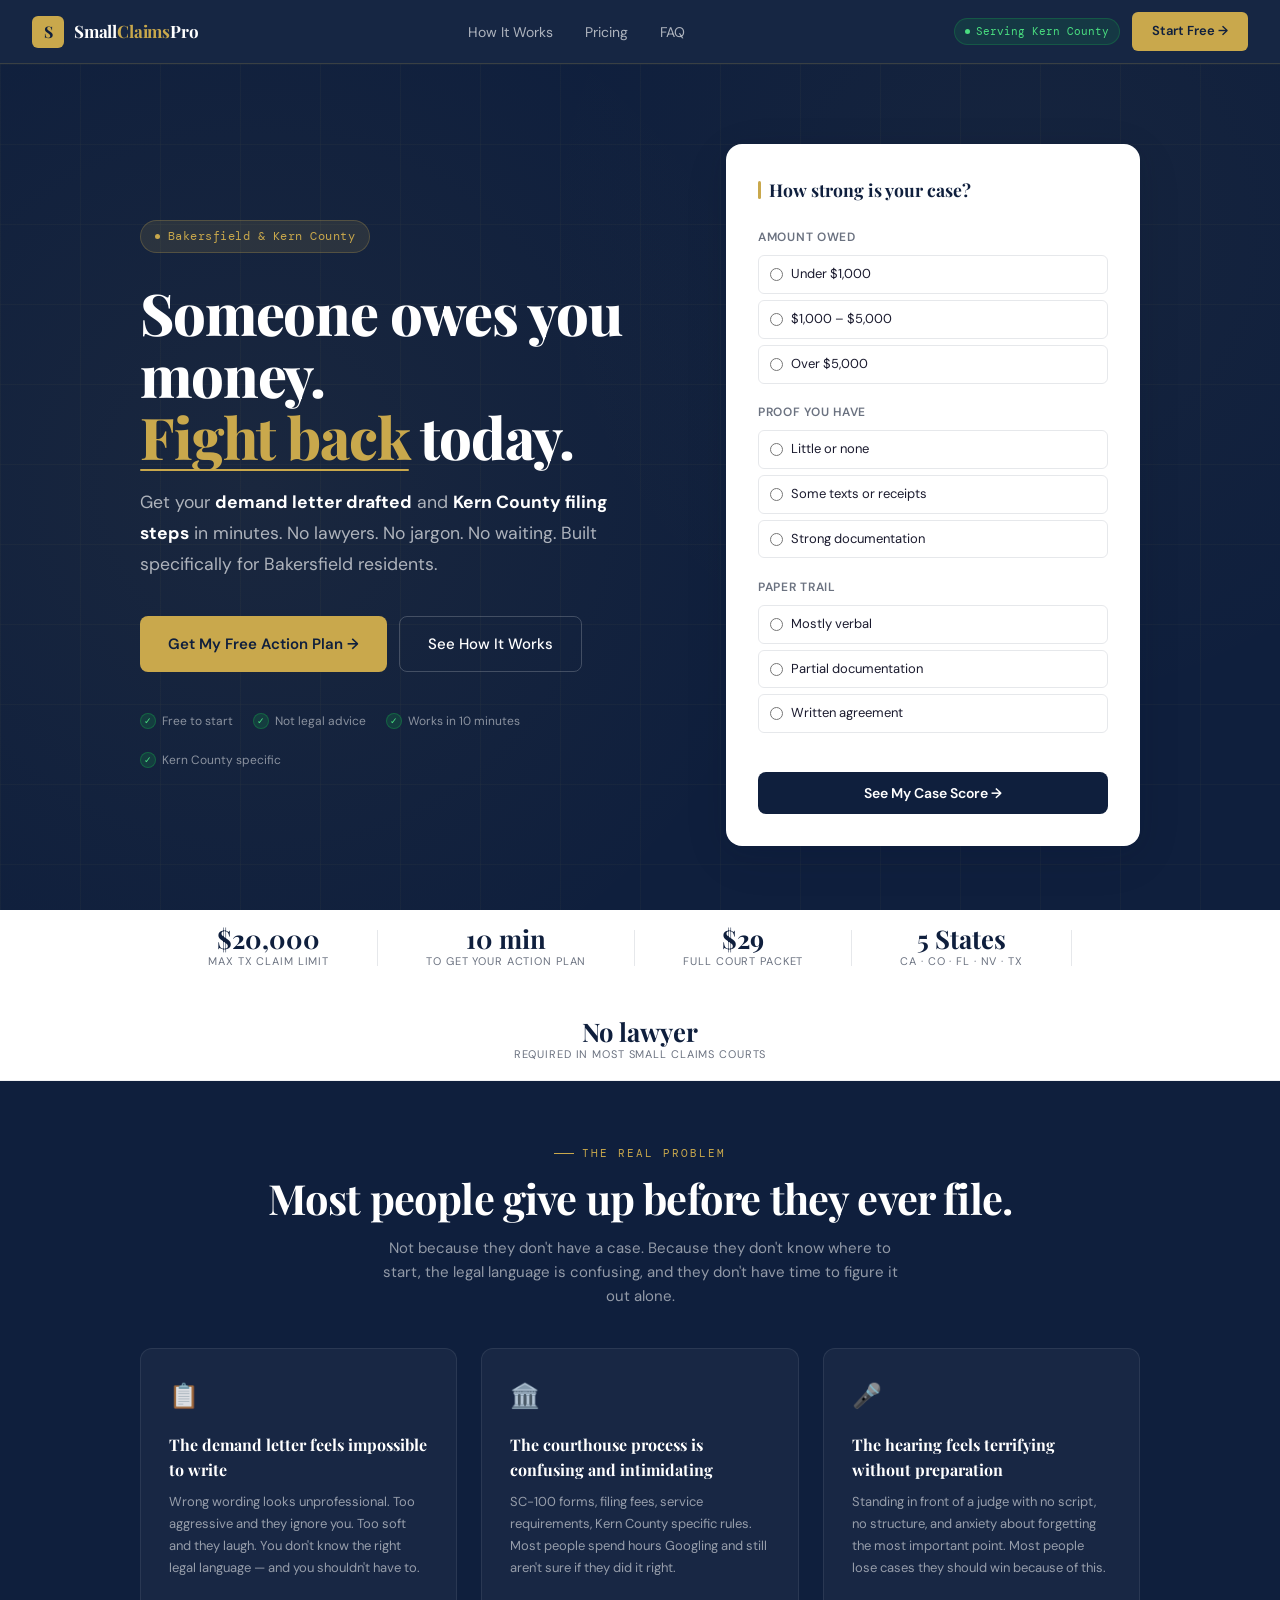
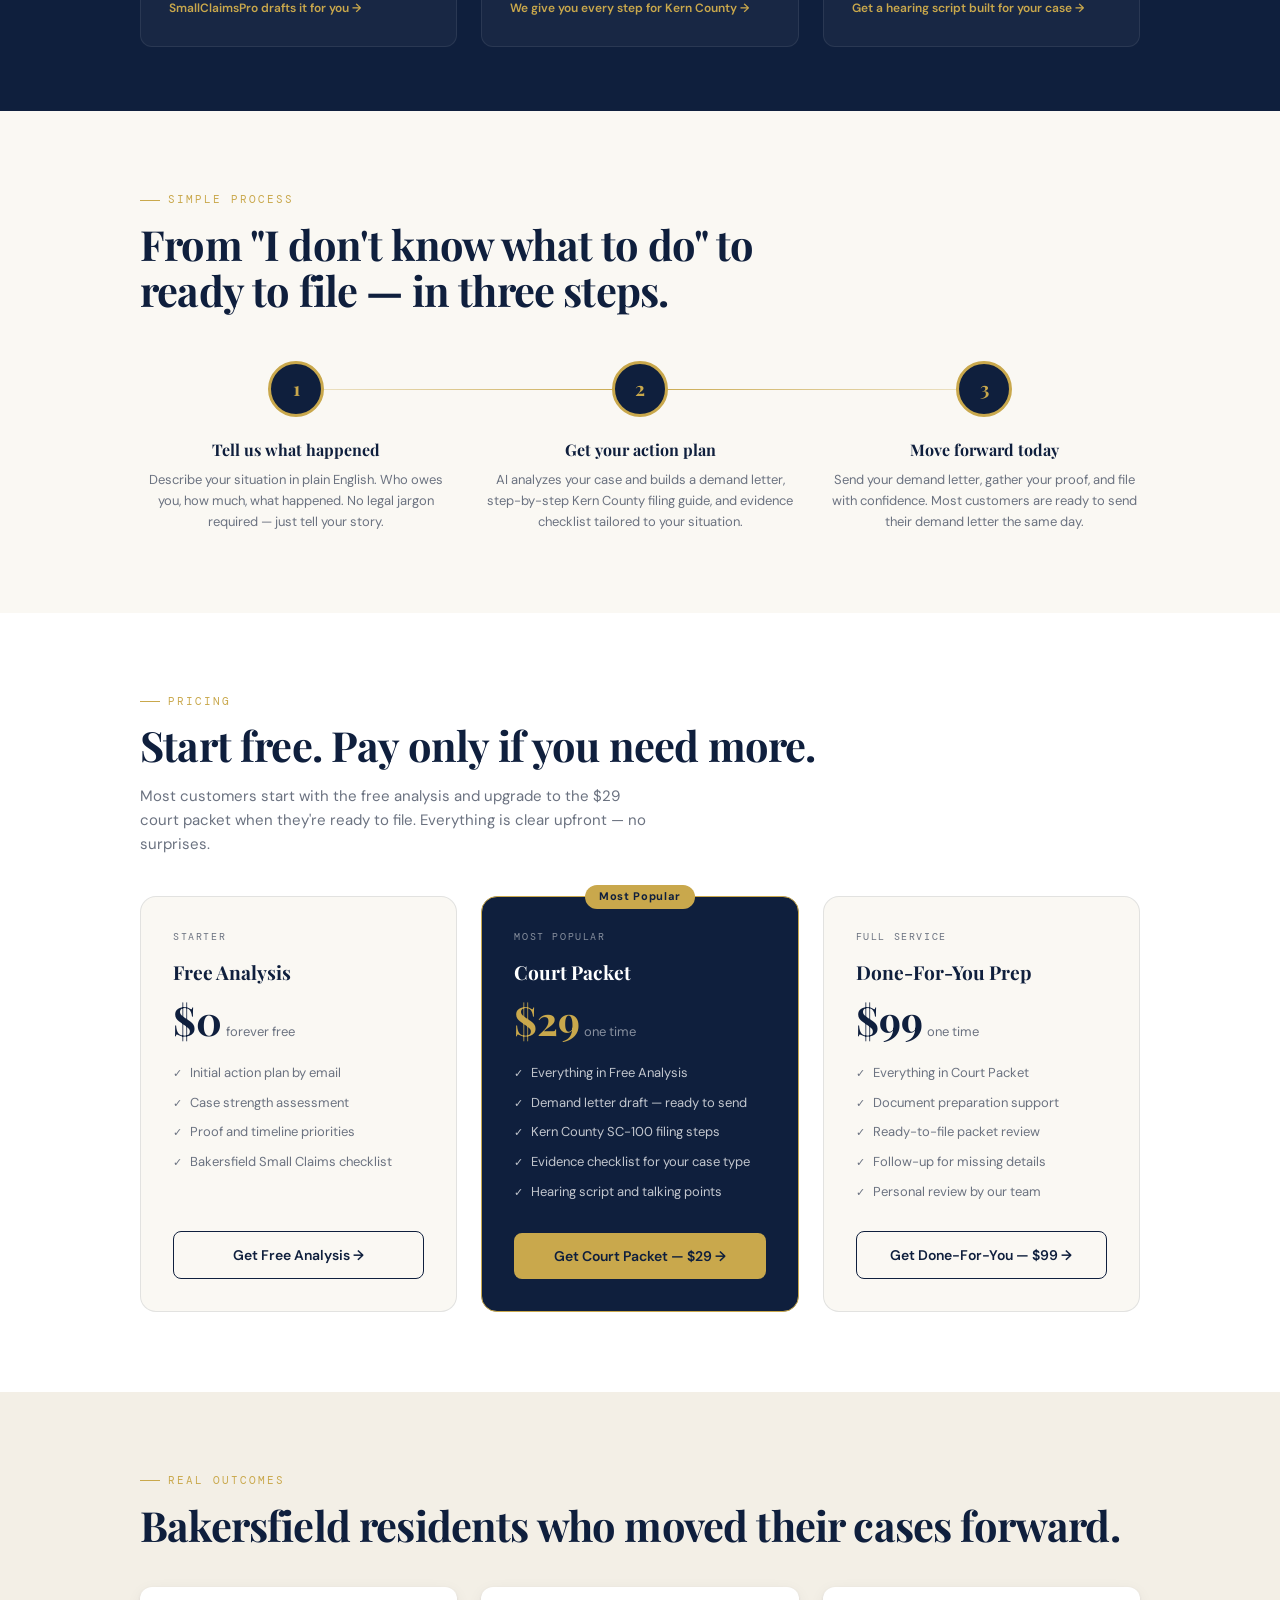
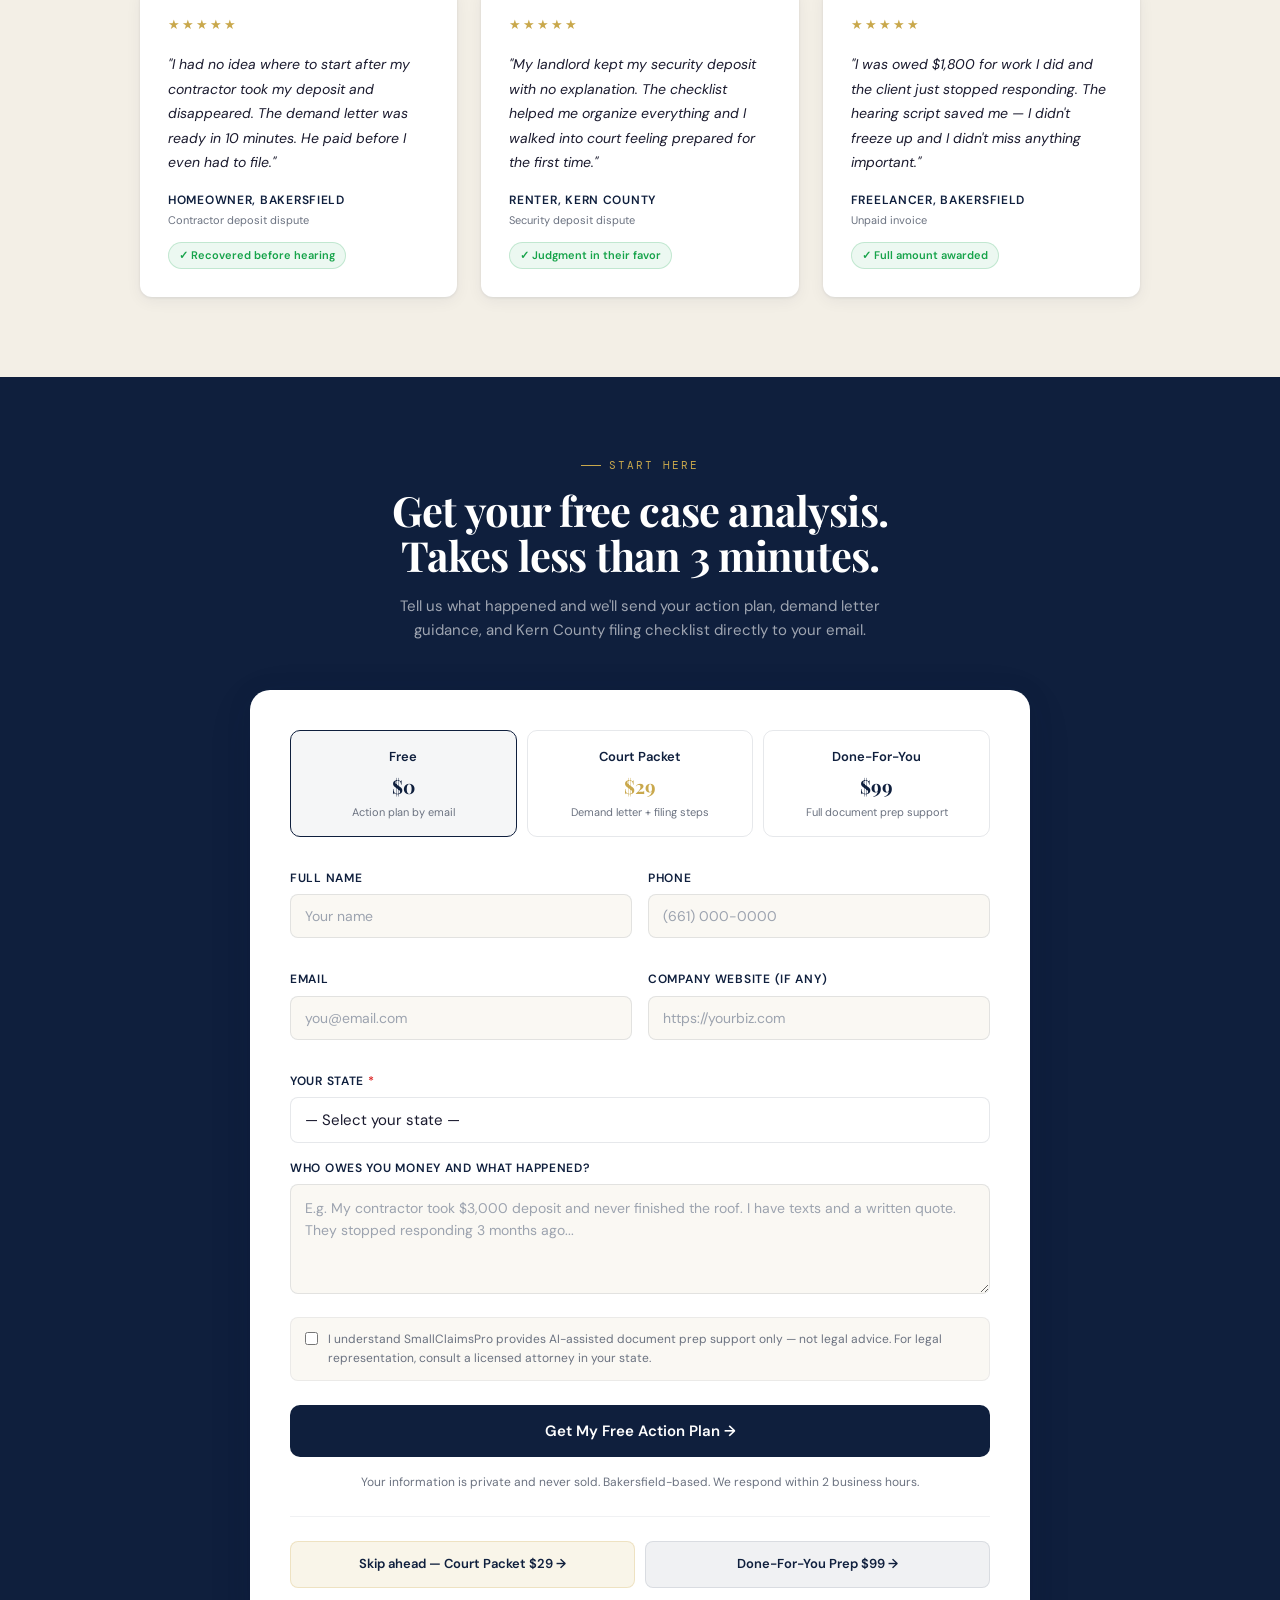
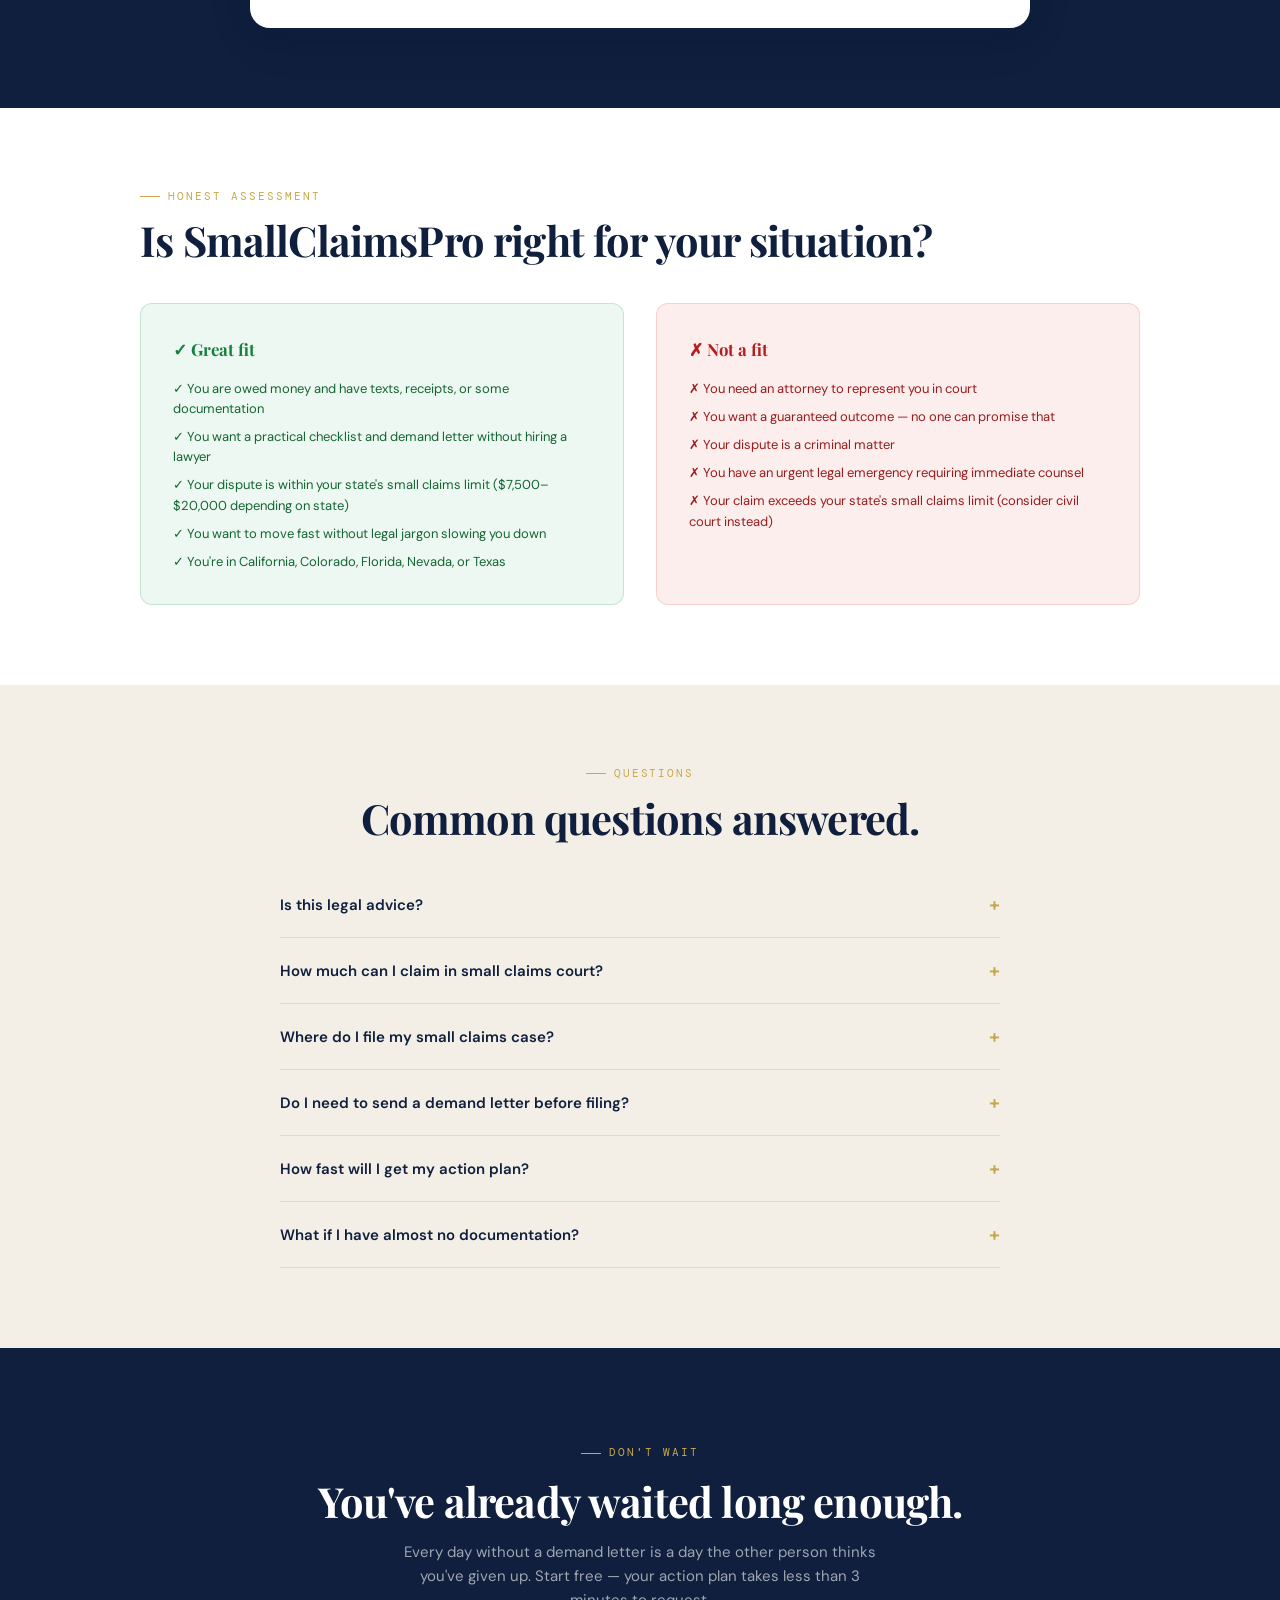
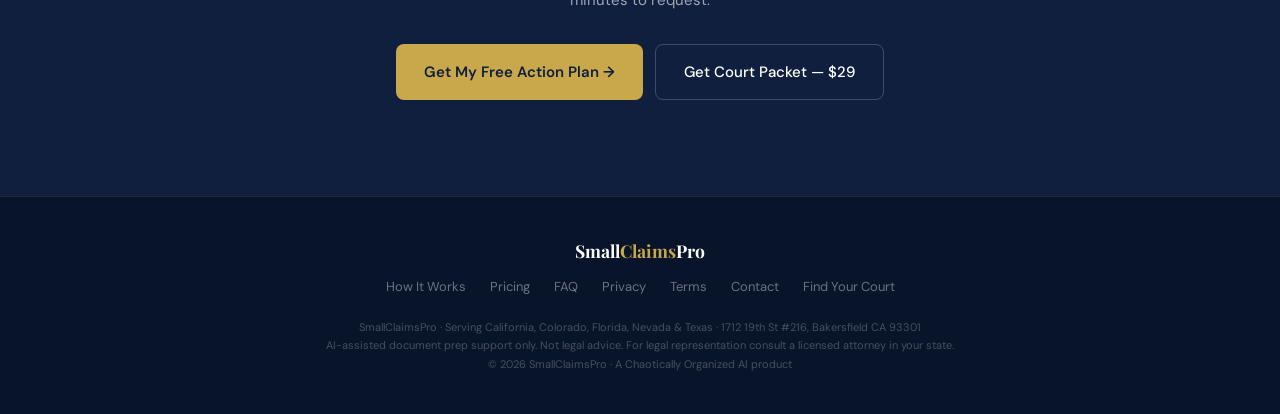
<file: index.html>
<!DOCTYPE html>
<html lang="en">
<head>
<meta charset="UTF-8"/>
<meta name="viewport" content="width=device-width, initial-scale=1.0"/>
<title>SmallClaimsPro | Bakersfield Small Claims Help — Demand Letters & Court Prep</title>
<meta name="description" content="Get your demand letter drafted and Kern County small claims filing steps in minutes. Built for Bakersfield. No lawyers. No jargon. Starting free."/>
<link rel="preconnect" href="https://fonts.googleapis.com"/>
<link rel="preconnect" href="https://fonts.gstatic.com" crossorigin/>
<link href="https://fonts.googleapis.com/css2?family=Playfair+Display:wght@700;800&family=DM+Sans:wght@300;400;500;600&family=DM+Mono:wght@400;500&display=swap" rel="stylesheet"/>
<style>
:root{
  --navy:#0f1f3d;
  --navy2:#162847;
  --navy3:#1e3460;
  --gold:#c9a84c;
  --gold2:#e8c76a;
  --gold-dim:rgba(201,168,76,0.12);
  --gold-line:rgba(201,168,76,0.25);
  --cream:#faf8f3;
  --cream2:#f3efe6;
  --white:#ffffff;
  --text:#1a1a2e;
  --muted:#6b7280;
  --muted2:#9ca3af;
  --border:rgba(15,31,61,0.1);
  --border2:rgba(15,31,61,0.06);
  --red:#dc2626;
  --red-dim:rgba(220,38,38,0.08);
  --green:#16a34a;
  --green-dim:rgba(22,163,74,0.08);
  --serif:'Playfair Display',Georgia,serif;
  --sans:'DM Sans',sans-serif;
  --mono:'DM Mono',monospace;
  --shadow:0 1px 3px rgba(15,31,61,0.08),0 4px 16px rgba(15,31,61,0.06);
  --shadow-lg:0 4px 24px rgba(15,31,61,0.12),0 12px 48px rgba(15,31,61,0.08);
}
*{box-sizing:border-box;margin:0;padding:0;}
html{scroll-behavior:smooth;}
body{background:var(--cream);color:var(--text);font-family:var(--sans);font-size:16px;line-height:1.6;overflow-x:hidden;}

/* ── ANIMATIONS ── */
@keyframes fadeUp{from{opacity:0;transform:translateY(24px)}to{opacity:1;transform:translateY(0)}}
@keyframes fadeIn{from{opacity:0}to{opacity:1}}
@keyframes scaleIn{from{opacity:0;transform:scale(0.95)}to{opacity:1;transform:scale(1)}}
@keyframes pulse{0%,100%{opacity:1}50%{opacity:0.5}}
@keyframes countUp{from{opacity:0;transform:translateY(8px)}to{opacity:1;transform:translateY(0)}}
.fade-up{animation:fadeUp 0.7s ease forwards;}
.fade-up-2{animation:fadeUp 0.7s 0.15s ease both;}
.fade-up-3{animation:fadeUp 0.7s 0.3s ease both;}
.fade-up-4{animation:fadeUp 0.7s 0.45s ease both;}

/* ── NAV ── */
nav{
  position:sticky;top:0;z-index:100;
  background:rgba(15,31,61,0.97);
  backdrop-filter:blur(12px);
  padding:0 2rem;height:64px;
  display:flex;align-items:center;justify-content:space-between;
  border-bottom:1px solid rgba(201,168,76,0.2);
}
.nav-brand{display:flex;align-items:center;gap:10px;text-decoration:none;}
.nav-logo-mark{width:32px;height:32px;background:var(--gold);border-radius:6px;display:flex;align-items:center;justify-content:center;font-family:var(--serif);font-size:16px;font-weight:700;color:var(--navy);}
.nav-brand-text{font-family:var(--serif);font-size:17px;font-weight:700;color:white;letter-spacing:-0.01em;}
.nav-brand-text span{color:var(--gold);}
.nav-links{display:flex;gap:2rem;list-style:none;}
.nav-links a{color:rgba(255,255,255,0.65);font-size:14px;text-decoration:none;transition:color 0.2s;}
.nav-links a:hover{color:white;}
.nav-cta{background:var(--gold);color:var(--navy);padding:9px 20px;border-radius:6px;font-size:13px;font-weight:600;text-decoration:none;transition:background 0.2s,transform 0.15s;white-space:nowrap;}
.nav-cta:hover{background:var(--gold2);transform:translateY(-1px);}
.nav-pill{display:flex;align-items:center;gap:6px;background:rgba(22,163,74,0.15);border:1px solid rgba(22,163,74,0.3);padding:4px 10px;border-radius:20px;font-size:11px;color:#4ade80;font-family:var(--mono);}
.nav-pill-dot{width:5px;height:5px;border-radius:50%;background:#4ade80;animation:pulse 2s infinite;}

/* ── HERO ── */
.hero{
  background:var(--navy);
  min-height:92vh;
  display:flex;flex-direction:column;justify-content:center;
  padding:5rem 2rem 4rem;
  position:relative;overflow:hidden;
}
.hero-pattern{
  position:absolute;inset:0;
  background-image:radial-gradient(circle at 20% 50%, rgba(201,168,76,0.06) 0%,transparent 50%),
    radial-gradient(circle at 80% 20%, rgba(201,168,76,0.04) 0%,transparent 40%);
  pointer-events:none;
}
.hero-lines{
  position:absolute;inset:0;
  background-image:linear-gradient(rgba(201,168,76,0.04) 1px,transparent 1px),
    linear-gradient(90deg,rgba(201,168,76,0.04) 1px,transparent 1px);
  background-size:80px 80px;
  pointer-events:none;
}
.hero-inner{max-width:1000px;margin:0 auto;position:relative;z-index:2;display:grid;grid-template-columns:1.1fr 0.9fr;gap:5rem;align-items:center;}
.hero-left{}
.hero-tag{display:inline-flex;align-items:center;gap:8px;background:var(--gold-dim);border:1px solid var(--gold-line);padding:6px 14px;border-radius:20px;font-size:12px;color:var(--gold);font-family:var(--mono);margin-bottom:1.75rem;letter-spacing:0.04em;}
.hero-tag-dot{width:5px;height:5px;border-radius:50%;background:var(--gold);animation:pulse 2s infinite;}
h1{font-family:var(--serif);font-size:clamp(2.4rem,4.5vw,3.6rem);font-weight:800;line-height:1.08;letter-spacing:-0.02em;color:white;margin-bottom:1.25rem;}
h1 .gold{color:var(--gold);}
h1 .underline{position:relative;display:inline-block;}
h1 .underline::after{content:'';position:absolute;left:0;bottom:-4px;width:100%;height:2px;background:var(--gold);border-radius:1px;}
.hero-sub{font-size:1.1rem;color:rgba(255,255,255,0.65);max-width:480px;line-height:1.75;margin-bottom:2.25rem;}
.hero-sub strong{color:white;}
.hero-actions{display:flex;flex-wrap:wrap;gap:12px;margin-bottom:2.5rem;}
.btn-gold{background:var(--gold);color:var(--navy);padding:15px 28px;border-radius:8px;font-size:15px;font-weight:600;text-decoration:none;display:inline-flex;align-items:center;gap:8px;transition:all 0.2s;border:none;cursor:pointer;}
.btn-gold:hover{background:var(--gold2);transform:translateY(-2px);box-shadow:0 8px 24px rgba(201,168,76,0.35);}
.btn-outline{background:transparent;color:white;padding:15px 28px;border-radius:8px;font-size:15px;font-weight:500;text-decoration:none;display:inline-flex;align-items:center;gap:8px;transition:all 0.2s;border:1px solid rgba(255,255,255,0.2);}
.btn-outline:hover{border-color:rgba(255,255,255,0.5);background:rgba(255,255,255,0.06);}
.hero-trust{display:flex;flex-wrap:wrap;gap:1.25rem;}
.trust-badge{display:flex;align-items:center;gap:6px;font-size:12px;color:rgba(255,255,255,0.5);}
.trust-check{width:16px;height:16px;border-radius:50%;background:rgba(22,163,74,0.2);border:1px solid rgba(22,163,74,0.4);display:flex;align-items:center;justify-content:center;font-size:9px;color:#4ade80;flex-shrink:0;}

/* HERO RIGHT — CASE STRENGTH CARD */
.hero-right{}
.case-card{background:white;border-radius:16px;padding:2rem;box-shadow:var(--shadow-lg);}
.case-card-title{font-family:var(--serif);font-size:1.1rem;font-weight:700;color:var(--navy);margin-bottom:1.5rem;display:flex;align-items:center;gap:8px;}
.case-card-title::before{content:'';width:3px;height:18px;background:var(--gold);border-radius:2px;}
.quiz-q{margin-bottom:1.2rem;}
.quiz-label{font-size:12px;font-weight:600;color:var(--muted);text-transform:uppercase;letter-spacing:0.06em;margin-bottom:8px;}
.quiz-opts{display:flex;flex-direction:column;gap:6px;}
.quiz-opt{display:flex;align-items:center;gap:8px;padding:8px 11px;border:1px solid var(--border);border-radius:6px;cursor:pointer;transition:all 0.15s;font-size:13px;color:var(--text);}
.quiz-opt:hover{border-color:var(--navy3);background:rgba(15,31,61,0.03);}
.quiz-opt.selected{border-color:var(--navy);background:rgba(15,31,61,0.05);}
.quiz-opt input{accent-color:var(--navy);margin:0;}
.quiz-submit{width:100%;background:var(--navy);color:white;border:none;border-radius:8px;padding:12px;font-family:var(--sans);font-size:14px;font-weight:600;cursor:pointer;margin-top:1.2rem;transition:background 0.2s;}
.quiz-submit:hover{background:var(--navy3);}
.quiz-result{display:none;padding:1rem;background:var(--gold-dim);border:1px solid var(--gold-line);border-radius:8px;margin-top:1rem;text-align:center;}
.quiz-result .score-label{font-family:var(--serif);font-size:1.3rem;font-weight:700;color:var(--navy);margin-bottom:4px;}
.quiz-result p{font-size:13px;color:var(--muted);}
.quiz-result .proceed{display:inline-block;margin-top:10px;background:var(--gold);color:var(--navy);padding:9px 20px;border-radius:6px;font-size:13px;font-weight:600;text-decoration:none;transition:background 0.2s;}
.quiz-result .proceed:hover{background:var(--gold2);}

/* ── SOCIAL PROOF BANNER ── */
.proof-banner{background:white;border-bottom:1px solid var(--border2);padding:1rem 2rem;}
.proof-inner{max-width:1000px;margin:0 auto;display:flex;justify-content:center;align-items:center;gap:3rem;flex-wrap:wrap;}
.proof-stat{text-align:center;}
.proof-num{font-family:var(--serif);font-size:1.6rem;font-weight:700;color:var(--navy);line-height:1;}
.proof-lbl{font-size:11px;color:var(--muted);text-transform:uppercase;letter-spacing:0.08em;margin-top:2px;}
.proof-divider{width:1px;height:36px;background:var(--border);}

/* ── SHARED ── */
section{padding:5rem 2rem;}
.container{max-width:1000px;margin:0 auto;}
.section-eyebrow{font-family:var(--mono);font-size:11px;letter-spacing:0.18em;color:var(--gold);text-transform:uppercase;margin-bottom:0.75rem;display:flex;align-items:center;gap:8px;}
.section-eyebrow::before{content:'';width:20px;height:1px;background:var(--gold);}
h2{font-family:var(--serif);font-size:clamp(1.8rem,3.5vw,2.6rem);font-weight:700;line-height:1.1;letter-spacing:-0.02em;color:var(--navy);margin-bottom:1rem;}
h3{font-family:var(--serif);font-size:1.2rem;font-weight:700;color:var(--navy);margin-bottom:0.5rem;}

/* ── PAIN SECTION ── */
.pain-section{background:var(--navy);padding:4rem 2rem;}
.pain-grid{display:grid;grid-template-columns:repeat(3,1fr);gap:1.5rem;margin-top:2.5rem;}
.pain-card{background:rgba(255,255,255,0.04);border:1px solid rgba(255,255,255,0.08);border-radius:12px;padding:1.75rem;}
.pain-icon{font-size:1.5rem;margin-bottom:1rem;opacity:0.85;}
.pain-title{font-family:var(--serif);font-size:1rem;font-weight:700;color:white;margin-bottom:0.5rem;}
.pain-text{font-size:13px;color:rgba(255,255,255,0.55);line-height:1.7;}
.pain-arrow{margin-top:1.25rem;font-size:12px;color:var(--gold);font-weight:600;display:flex;align-items:center;gap:5px;}

/* ── HOW IT WORKS ── */
.how-section{background:var(--cream);}
.steps-timeline{display:grid;grid-template-columns:repeat(3,1fr);gap:2rem;margin-top:3rem;position:relative;}
.steps-timeline::before{content:'';position:absolute;top:28px;left:16%;right:16%;height:1px;background:linear-gradient(90deg,var(--gold-line),var(--gold),var(--gold-line));z-index:0;}
.timeline-step{text-align:center;position:relative;z-index:1;}
.step-circle{width:56px;height:56px;border-radius:50%;background:var(--navy);border:3px solid var(--gold);display:flex;align-items:center;justify-content:center;margin:0 auto 1.25rem;font-family:var(--serif);font-size:1.2rem;font-weight:700;color:var(--gold);}
.step-title{font-family:var(--serif);font-size:1rem;font-weight:700;color:var(--navy);margin-bottom:0.4rem;}
.step-desc{font-size:13px;color:var(--muted);line-height:1.65;}

/* ── PRICING ── */
.pricing-section{background:white;}
.pricing-grid{display:grid;grid-template-columns:repeat(3,1fr);gap:1.5rem;margin-top:2.5rem;}
.price-card{background:var(--cream);border:1px solid var(--border);border-radius:16px;padding:2rem;display:flex;flex-direction:column;transition:transform 0.2s,box-shadow 0.2s;}
.price-card:hover{transform:translateY(-4px);box-shadow:var(--shadow-lg);}
.price-card.featured{background:var(--navy);border-color:var(--gold);position:relative;}
.price-card.featured::before{content:'Most Popular';position:absolute;top:-12px;left:50%;transform:translateX(-50%);background:var(--gold);color:var(--navy);font-size:11px;font-weight:700;padding:3px 14px;border-radius:20px;letter-spacing:0.06em;white-space:nowrap;}
.price-tier{font-family:var(--mono);font-size:10px;letter-spacing:0.16em;text-transform:uppercase;color:var(--muted);margin-bottom:0.75rem;}
.price-card.featured .price-tier{color:rgba(255,255,255,0.5);}
.price-name{font-family:var(--serif);font-size:1.2rem;font-weight:700;color:var(--navy);margin-bottom:0.75rem;}
.price-card.featured .price-name{color:white;}
.price-amount{display:flex;align-items:baseline;gap:4px;margin-bottom:1.25rem;}
.price-dollar{font-family:var(--serif);font-size:2.5rem;font-weight:700;color:var(--navy);line-height:1;}
.price-card.featured .price-dollar{color:var(--gold);}
.price-period{font-size:13px;color:var(--muted);}
.price-card.featured .price-period{color:rgba(255,255,255,0.5);}
.price-features{list-style:none;display:flex;flex-direction:column;gap:9px;flex:1;margin-bottom:1.75rem;}
.price-features li{font-size:13px;display:flex;align-items:flex-start;gap:8px;}
.price-features li .pf-icon{flex-shrink:0;margin-top:2px;font-size:11px;}
.pf-yes{color:var(--green);}
.price-features li span{color:var(--muted);}
.price-card.featured .price-features li span{color:rgba(255,255,255,0.75);}
.price-cta{display:block;text-align:center;padding:12px;border-radius:8px;font-size:14px;font-weight:600;text-decoration:none;transition:all 0.2s;}
.price-cta-outline{border:1.5px solid var(--navy);color:var(--navy);}
.price-cta-outline:hover{background:var(--navy);color:white;}
.price-cta-gold{background:var(--gold);color:var(--navy);}
.price-cta-gold:hover{background:var(--gold2);transform:translateY(-1px);}
.price-cta-ghost{border:1.5px solid rgba(255,255,255,0.25);color:white;}
.price-cta-ghost:hover{background:rgba(255,255,255,0.1);}

/* ── OUTCOMES ── */
.outcomes-section{background:var(--cream2);}
.outcomes-grid{display:grid;grid-template-columns:repeat(3,1fr);gap:1.5rem;margin-top:2.5rem;}
.outcome-card{background:white;border-radius:12px;padding:1.75rem;box-shadow:var(--shadow);}
.outcome-stars{color:var(--gold);font-size:13px;letter-spacing:2px;margin-bottom:1rem;}
.outcome-text{font-size:14px;color:var(--text);line-height:1.75;margin-bottom:1rem;font-style:italic;}
.outcome-who{font-size:12px;font-weight:600;color:var(--navy);text-transform:uppercase;letter-spacing:0.06em;}
.outcome-type{font-size:11px;color:var(--muted);margin-top:2px;}
.outcome-result{display:inline-flex;align-items:center;gap:5px;margin-top:0.75rem;background:var(--green-dim);border:1px solid rgba(22,163,74,0.2);padding:4px 10px;border-radius:20px;font-size:11px;color:var(--green);font-weight:600;}

/* ── INTAKE / MAIN FORM ── */
.intake-section{background:var(--navy);padding:5rem 2rem;}
.intake-inner{max-width:780px;margin:0 auto;}
.intake-header{text-align:center;margin-bottom:3rem;}
.intake-header h2{color:white;}
.intake-header p{color:rgba(255,255,255,0.6);max-width:520px;margin:0 auto;font-size:15px;}
.intake-card{background:white;border-radius:20px;padding:2.5rem;box-shadow:var(--shadow-lg);}

/* TIER SELECT */
.tier-select{display:grid;grid-template-columns:repeat(3,1fr);gap:10px;margin-bottom:2rem;}
.tier-opt{border:1.5px solid var(--border);border-radius:10px;padding:1rem;cursor:pointer;transition:all 0.2s;text-align:center;}
.tier-opt:hover{border-color:var(--navy3);}
.tier-opt.active{border-color:var(--navy);background:rgba(15,31,61,0.04);}
.tier-opt.active.gold-tier{border-color:var(--gold);background:var(--gold-dim);}
.tier-opt-name{font-size:13px;font-weight:600;color:var(--navy);margin-bottom:3px;}
.tier-opt-price{font-family:var(--serif);font-size:1.2rem;font-weight:700;color:var(--navy);}
.tier-opt.gold-tier .tier-opt-price{color:var(--gold);}
.tier-opt-desc{font-size:11px;color:var(--muted);margin-top:3px;line-height:1.4;}

/* FORM FIELDS */
.form-row{display:grid;grid-template-columns:1fr 1fr;gap:1rem;margin-bottom:1rem;}
.form-group{margin-bottom:1rem;}
.form-group label{display:block;font-size:12px;font-weight:600;color:var(--navy);text-transform:uppercase;letter-spacing:0.06em;margin-bottom:6px;}
.form-group input,.form-group textarea,.form-group select{width:100%;background:var(--cream);border:1.5px solid var(--border);color:var(--text);font-family:var(--sans);font-size:14px;padding:12px 14px;border-radius:8px;outline:none;transition:border-color 0.2s;-webkit-appearance:none;}
.form-group input:focus,.form-group textarea:focus,.form-group select:focus{border-color:var(--navy);background:white;}
.form-group textarea{min-height:110px;resize:vertical;line-height:1.6;}
.form-group input::placeholder,.form-group textarea::placeholder{color:var(--muted2);}
.form-group select option{background:white;}
.legal-check{display:flex;align-items:flex-start;gap:10px;margin-bottom:1.5rem;padding:12px 14px;background:var(--cream);border-radius:8px;border:1px solid var(--border2);}
.legal-check input[type=checkbox]{accent-color:var(--navy);margin-top:2px;flex-shrink:0;}
.legal-check label{font-size:12px;color:var(--muted);line-height:1.55;cursor:pointer;}
.submit-btn{width:100%;background:var(--navy);color:white;border:none;border-radius:10px;padding:16px;font-family:var(--sans);font-size:15px;font-weight:600;cursor:pointer;transition:all 0.2s;display:flex;align-items:center;justify-content:center;gap:8px;}
.submit-btn:hover{background:var(--navy3);transform:translateY(-1px);box-shadow:0 8px 24px rgba(15,31,61,0.25);}
.form-note{text-align:center;font-size:12px;color:var(--muted);margin-top:1rem;line-height:1.6;}
.paid-shortcuts{display:grid;grid-template-columns:1fr 1fr;gap:10px;margin-top:1.5rem;padding-top:1.5rem;border-top:1px solid var(--border2);}
.shortcut-btn{display:flex;align-items:center;justify-content:center;gap:8px;padding:12px;border-radius:8px;font-size:13px;font-weight:600;text-decoration:none;text-align:center;transition:all 0.2s;}
.shortcut-gold{background:var(--gold-dim);border:1.5px solid var(--gold-line);color:var(--navy);}
.shortcut-gold:hover{background:var(--gold);color:var(--navy);}
.shortcut-navy{background:rgba(15,31,61,0.06);border:1.5px solid var(--border);color:var(--navy);}
.shortcut-navy:hover{background:var(--navy);color:white;}

/* SUCCESS */
.success-state{display:none;text-align:center;padding:2rem 1rem;}
.success-icon{width:64px;height:64px;border-radius:50%;background:var(--green-dim);border:2px solid rgba(22,163,74,0.3);display:flex;align-items:center;justify-content:center;margin:0 auto 1.25rem;font-size:1.5rem;}
.success-title{font-family:var(--serif);font-size:1.4rem;font-weight:700;color:var(--navy);margin-bottom:0.5rem;}
.success-sub{font-size:14px;color:var(--muted);line-height:1.65;max-width:400px;margin:0 auto 1.5rem;}

/* ── RIGHT FOR YOU ── */
.fit-section{background:white;}
.fit-grid{display:grid;grid-template-columns:1fr 1fr;gap:2rem;margin-top:2.5rem;}
.fit-col{padding:2rem;border-radius:12px;}
.fit-yes{background:var(--green-dim);border:1px solid rgba(22,163,74,0.2);}
.fit-no{background:var(--red-dim);border:1px solid rgba(220,38,38,0.15);}
.fit-title{font-family:var(--serif);font-size:1.05rem;font-weight:700;margin-bottom:1rem;display:flex;align-items:center;gap:8px;}
.fit-yes .fit-title{color:#15803d;}
.fit-no .fit-title{color:#b91c1c;}
.fit-list{list-style:none;display:flex;flex-direction:column;gap:8px;}
.fit-list li{font-size:13px;display:flex;align-items:flex-start;gap:8px;line-height:1.55;}
.fit-yes .fit-list li{color:#166534;}
.fit-no .fit-list li{color:#991b1b;}

/* ── FAQ ── */
.faq-section{background:var(--cream2);}
.faq-list{max-width:720px;margin:2rem auto 0;}
.faq-item{border-bottom:1px solid var(--border);overflow:hidden;}
.faq-q{width:100%;text-align:left;background:none;border:none;padding:1.25rem 0;font-family:var(--sans);font-size:15px;font-weight:600;color:var(--navy);cursor:pointer;display:flex;justify-content:space-between;align-items:center;gap:1rem;}
.faq-toggle{color:var(--gold);font-size:1.2rem;flex-shrink:0;transition:transform 0.25s;}
.faq-item.open .faq-toggle{transform:rotate(45deg);}
.faq-a{max-height:0;overflow:hidden;transition:max-height 0.35s ease;}
.faq-item.open .faq-a{max-height:300px;}
.faq-a-inner{padding-bottom:1.25rem;font-size:14px;color:var(--muted);line-height:1.75;}
.faq-a-inner a{color:var(--navy);text-decoration:underline;}

/* ── FINAL CTA ── */
.final-cta{background:var(--navy);padding:6rem 2rem;text-align:center;}
.final-cta h2{color:white;margin-bottom:1rem;}
.final-cta p{color:rgba(255,255,255,0.6);max-width:480px;margin:0 auto 2rem;font-size:15px;}
.final-cta-actions{display:flex;justify-content:center;flex-wrap:wrap;gap:12px;}

/* ── FOOTER ── */
footer{background:#08142a;padding:2.5rem 2rem;text-align:center;border-top:1px solid rgba(201,168,76,0.15);}
.footer-brand{font-family:var(--serif);font-size:1.1rem;font-weight:700;color:white;margin-bottom:0.75rem;}
.footer-brand span{color:var(--gold);}
.footer-links{display:flex;justify-content:center;flex-wrap:wrap;gap:1.5rem;margin-bottom:1.25rem;}
.footer-links a{font-size:13px;color:rgba(255,255,255,0.4);text-decoration:none;transition:color 0.2s;}
.footer-links a:hover{color:var(--gold);}
footer p{font-size:11px;color:rgba(255,255,255,0.25);line-height:1.7;}

/* ── MOBILE ── */
@media(max-width:768px){
  nav .nav-links{display:none;}
  .hero-inner{grid-template-columns:1fr;}
  .hero-right{display:none;}
  .pain-grid,.pricing-grid,.outcomes-grid,.steps-timeline{grid-template-columns:1fr;}
  .steps-timeline::before{display:none;}
  .fit-grid,.form-row,.paid-shortcuts,.tier-select{grid-template-columns:1fr;}
  .proof-divider{display:none;}
  .proof-inner{gap:1.5rem;}
}
</style>
</head>
<body>

<!-- NAV -->
<nav>
  <a href="#" class="nav-brand">
    <div class="nav-logo-mark">S</div>
    <span class="nav-brand-text">Small<span>Claims</span>Pro</span>
  </a>
  <ul class="nav-links">
    <li><a href="#how-it-works">How It Works</a></li>
    <li><a href="#pricing">Pricing</a></li>
    <li><a href="#faq">FAQ</a></li>
  </ul>
  <div style="display:flex;align-items:center;gap:12px;">
    <div class="nav-pill"><span class="nav-pill-dot"></span>Serving Kern County</div>
    <a href="#intake" class="nav-cta">Start Free →</a>
  </div>
</nav>

<!-- HERO -->
<section class="hero">
  <div class="hero-pattern"></div>
  <div class="hero-lines"></div>
  <div class="hero-inner">
    <div class="hero-left">
      <div class="hero-tag fade-up"><span class="hero-tag-dot"></span>Bakersfield & Kern County</div>
      <h1 class="fade-up-2">Someone owes you money.<br><span class="underline gold">Fight back</span> today.</h1>
      <p class="hero-sub fade-up-3">Get your <strong>demand letter drafted</strong> and <strong>Kern County filing steps</strong> in minutes. No lawyers. No jargon. No waiting. Built specifically for Bakersfield residents.</p>
      <div class="hero-actions fade-up-4">
        <a href="#intake" class="btn-gold">Get My Free Action Plan →</a>
        <a href="#how-it-works" class="btn-outline">See How It Works</a>
      </div>
      <div class="hero-trust fade-up-4">
        <div class="trust-badge"><div class="trust-check">✓</div>Free to start</div>
        <div class="trust-badge"><div class="trust-check">✓</div>Not legal advice</div>
        <div class="trust-badge"><div class="trust-check">✓</div>Works in 10 minutes</div>
        <div class="trust-badge"><div class="trust-check">✓</div>Kern County specific</div>
      </div>
    </div>

    <div class="hero-right fade-up-3">
      <div class="case-card">
        <div class="case-card-title">How strong is your case?</div>
        <div id="quiz-form">
          <div class="quiz-q">
            <div class="quiz-label">Amount owed</div>
            <div class="quiz-opts">
              <label class="quiz-opt"><input type="radio" name="amount" value="1"/> <span>Under $1,000</span></label>
              <label class="quiz-opt"><input type="radio" name="amount" value="2"/> <span>$1,000 – $5,000</span></label>
              <label class="quiz-opt"><input type="radio" name="amount" value="3"/> <span>Over $5,000</span></label>
            </div>
          </div>
          <div class="quiz-q">
            <div class="quiz-label">Proof you have</div>
            <div class="quiz-opts">
              <label class="quiz-opt"><input type="radio" name="proof" value="1"/> <span>Little or none</span></label>
              <label class="quiz-opt"><input type="radio" name="proof" value="2"/> <span>Some texts or receipts</span></label>
              <label class="quiz-opt"><input type="radio" name="proof" value="3"/> <span>Strong documentation</span></label>
            </div>
          </div>
          <div class="quiz-q">
            <div class="quiz-label">Paper trail</div>
            <div class="quiz-opts">
              <label class="quiz-opt"><input type="radio" name="trail" value="1"/> <span>Mostly verbal</span></label>
              <label class="quiz-opt"><input type="radio" name="trail" value="2"/> <span>Partial documentation</span></label>
              <label class="quiz-opt"><input type="radio" name="trail" value="3"/> <span>Written agreement</span></label>
            </div>
          </div>
          <button class="quiz-submit" onclick="runQuiz()">See My Case Score →</button>
        </div>
        <div class="quiz-result" id="quiz-result">
          <div class="score-label" id="quiz-score-label">Strong Case</div>
          <p id="quiz-score-sub">You have solid grounds. Here's your next move.</p>
          <a href="#intake" class="proceed">Get My Action Plan →</a>
        </div>
      </div>
    </div>
  </div>
</section>

<!-- PROOF BANNER -->
<div class="proof-banner">
  <div class="proof-inner">
    <div class="proof-stat"><div class="proof-num">$20,000</div><div class="proof-lbl">Max TX claim limit</div></div>
    <div class="proof-divider"></div>
    <div class="proof-stat"><div class="proof-num">10 min</div><div class="proof-lbl">To get your action plan</div></div>
    <div class="proof-divider"></div>
    <div class="proof-stat"><div class="proof-num">$29</div><div class="proof-lbl">Full court packet</div></div>
    <div class="proof-divider"></div>
    <div class="proof-stat"><div class="proof-num">5 States</div><div class="proof-lbl">CA · CO · FL · NV · TX</div></div>
    <div class="proof-divider"></div>
    <div class="proof-stat"><div class="proof-num">No lawyer</div><div class="proof-lbl">Required in most small claims courts</div></div>
  </div>
</div>

<!-- PAIN SECTION -->
<section class="pain-section">
  <div class="container">
    <div class="section-eyebrow" style="color:var(--gold);justify-content:center;">The real problem</div>
    <h2 style="color:white;text-align:center;">Most people give up before they ever file.</h2>
    <p style="color:rgba(255,255,255,0.55);text-align:center;max-width:520px;margin:0 auto;font-size:15px;">Not because they don't have a case. Because they don't know where to start, the legal language is confusing, and they don't have time to figure it out alone.</p>
    <div class="pain-grid">
      <div class="pain-card">
        <div class="pain-icon">📋</div>
        <div class="pain-title">The demand letter feels impossible to write</div>
        <p class="pain-text">Wrong wording looks unprofessional. Too aggressive and they ignore you. Too soft and they laugh. You don't know the right legal language — and you shouldn't have to.</p>
        <div class="pain-arrow">SmallClaimsPro drafts it for you →</div>
      </div>
      <div class="pain-card">
        <div class="pain-icon">🏛️</div>
        <div class="pain-title">The courthouse process is confusing and intimidating</div>
        <p class="pain-text">SC-100 forms, filing fees, service requirements, Kern County specific rules. Most people spend hours Googling and still aren't sure if they did it right.</p>
        <div class="pain-arrow">We give you every step for Kern County →</div>
      </div>
      <div class="pain-card">
        <div class="pain-icon">🎤</div>
        <div class="pain-title">The hearing feels terrifying without preparation</div>
        <p class="pain-text">Standing in front of a judge with no script, no structure, and anxiety about forgetting the most important point. Most people lose cases they should win because of this.</p>
        <div class="pain-arrow">Get a hearing script built for your case →</div>
      </div>
    </div>
  </div>
</section>

<!-- HOW IT WORKS -->
<section class="how-section" id="how-it-works">
  <div class="container">
    <div class="section-eyebrow">Simple process</div>
    <h2>From "I don't know what to do" to<br>ready to file — in three steps.</h2>
    <div class="steps-timeline">
      <div class="timeline-step">
        <div class="step-circle">1</div>
        <div class="step-title">Tell us what happened</div>
        <p class="step-desc">Describe your situation in plain English. Who owes you, how much, what happened. No legal jargon required — just tell your story.</p>
      </div>
      <div class="timeline-step">
        <div class="step-circle">2</div>
        <div class="step-title">Get your action plan</div>
        <p class="step-desc">AI analyzes your case and builds a demand letter, step-by-step Kern County filing guide, and evidence checklist tailored to your situation.</p>
      </div>
      <div class="timeline-step">
        <div class="step-circle">3</div>
        <div class="step-title">Move forward today</div>
        <p class="step-desc">Send your demand letter, gather your proof, and file with confidence. Most customers are ready to send their demand letter the same day.</p>
      </div>
    </div>
  </div>
</section>

<!-- PRICING -->
<section class="pricing-section" id="pricing">
  <div class="container">
    <div class="section-eyebrow">Pricing</div>
    <h2>Start free. Pay only if you need more.</h2>
    <p style="color:var(--muted);max-width:520px;font-size:15px;">Most customers start with the free analysis and upgrade to the $29 court packet when they're ready to file. Everything is clear upfront — no surprises.</p>
    <div class="pricing-grid">

      <div class="price-card">
        <div class="price-tier">Starter</div>
        <div class="price-name">Free Analysis</div>
        <div class="price-amount"><span class="price-dollar">$0</span><span class="price-period">forever free</span></div>
        <ul class="price-features">
          <li><span class="pf-icon pf-yes">✓</span><span>Initial action plan by email</span></li>
          <li><span class="pf-icon pf-yes">✓</span><span>Case strength assessment</span></li>
          <li><span class="pf-icon pf-yes">✓</span><span>Proof and timeline priorities</span></li>
          <li><span class="pf-icon pf-yes">✓</span><span>Bakersfield Small Claims checklist</span></li>
        </ul>
        <a href="#intake" class="price-cta price-cta-outline">Get Free Analysis →</a>
      </div>

      <div class="price-card featured">
        <div class="price-tier">Most Popular</div>
        <div class="price-name">Court Packet</div>
        <div class="price-amount"><span class="price-dollar">$29</span><span class="price-period">one time</span></div>
        <ul class="price-features">
          <li><span class="pf-icon pf-yes">✓</span><span>Everything in Free Analysis</span></li>
          <li><span class="pf-icon pf-yes">✓</span><span>Demand letter draft — ready to send</span></li>
          <li><span class="pf-icon pf-yes">✓</span><span>Kern County SC-100 filing steps</span></li>
          <li><span class="pf-icon pf-yes">✓</span><span>Evidence checklist for your case type</span></li>
          <li><span class="pf-icon pf-yes">✓</span><span>Hearing script and talking points</span></li>
        </ul>
        <a href="https://square.link/u/Y6Wb0XPx" target="_blank" class="price-cta price-cta-gold">Get Court Packet — $29 →</a>
      </div>

      <div class="price-card">
        <div class="price-tier">Full Service</div>
        <div class="price-name">Done-For-You Prep</div>
        <div class="price-amount"><span class="price-dollar">$99</span><span class="price-period">one time</span></div>
        <ul class="price-features">
          <li><span class="pf-icon pf-yes">✓</span><span>Everything in Court Packet</span></li>
          <li><span class="pf-icon pf-yes">✓</span><span>Document preparation support</span></li>
          <li><span class="pf-icon pf-yes">✓</span><span>Ready-to-file packet review</span></li>
          <li><span class="pf-icon pf-yes">✓</span><span>Follow-up for missing details</span></li>
          <li><span class="pf-icon pf-yes">✓</span><span>Personal review by our team</span></li>
        </ul>
        <a href="https://square.link/u/vSbyYSIn" target="_blank" class="price-cta price-cta-outline">Get Done-For-You — $99 →</a>
      </div>
    </div>
  </div>
</section>

<!-- OUTCOMES -->
<section class="outcomes-section">
  <div class="container">
    <div class="section-eyebrow">Real outcomes</div>
    <h2>Bakersfield residents who moved their cases forward.</h2>
    <div class="outcomes-grid">
      <div class="outcome-card">
        <div class="outcome-stars">★★★★★</div>
        <p class="outcome-text">"I had no idea where to start after my contractor took my deposit and disappeared. The demand letter was ready in 10 minutes. He paid before I even had to file."</p>
        <div class="outcome-who">Homeowner, Bakersfield</div>
        <div class="outcome-type">Contractor deposit dispute</div>
        <div class="outcome-result">✓ Recovered before hearing</div>
      </div>
      <div class="outcome-card">
        <div class="outcome-stars">★★★★★</div>
        <p class="outcome-text">"My landlord kept my security deposit with no explanation. The checklist helped me organize everything and I walked into court feeling prepared for the first time."</p>
        <div class="outcome-who">Renter, Kern County</div>
        <div class="outcome-type">Security deposit dispute</div>
        <div class="outcome-result">✓ Judgment in their favor</div>
      </div>
      <div class="outcome-card">
        <div class="outcome-stars">★★★★★</div>
        <p class="outcome-text">"I was owed $1,800 for work I did and the client just stopped responding. The hearing script saved me — I didn't freeze up and I didn't miss anything important."</p>
        <div class="outcome-who">Freelancer, Bakersfield</div>
        <div class="outcome-type">Unpaid invoice</div>
        <div class="outcome-result">✓ Full amount awarded</div>
      </div>
    </div>
  </div>
</section>

<!-- MAIN INTAKE FORM -->
<section class="intake-section" id="intake">
  <div class="intake-inner">
    <div class="intake-header">
      <div class="section-eyebrow" style="justify-content:center;color:var(--gold);">Start here</div>
      <h2>Get your free case analysis.<br>Takes less than 3 minutes.</h2>
      <p>Tell us what happened and we'll send your action plan, demand letter guidance, and Kern County filing checklist directly to your email.</p>
    </div>

    <div class="intake-card">
      <div id="intake-form-wrap">
        <div class="tier-select" id="tier-select">
          <div class="tier-opt active" onclick="selectTier(this,'free')">
            <div class="tier-opt-name">Free</div>
            <div class="tier-opt-price">$0</div>
            <div class="tier-opt-desc">Action plan by email</div>
          </div>
          <div class="tier-opt gold-tier" onclick="selectTier(this,'court')">
            <div class="tier-opt-name">Court Packet</div>
            <div class="tier-opt-price">$29</div>
            <div class="tier-opt-desc">Demand letter + filing steps</div>
          </div>
          <div class="tier-opt" onclick="selectTier(this,'prep')">
            <div class="tier-opt-name">Done-For-You</div>
            <div class="tier-opt-price">$99</div>
            <div class="tier-opt-desc">Full document prep support</div>
          </div>
        </div>

        <form id="intake-form" method="POST" onsubmit="handleIntake(event)">
          <input type="hidden" name="form_type" value="smallclaimspro_intake"/>
          <input type="hidden" name="selected_tier" id="selected-tier" value="free"/>

          <div class="form-row">
            <div class="form-group"><label>Full Name</label><input type="text" name="full_name" placeholder="Your name" required/></div>
            <div class="form-group"><label>Phone</label><input type="tel" name="phone" placeholder="(661) 000-0000"/></div>
          </div>
          <div class="form-row">
            <div class="form-group"><label>Email</label><input type="email" name="email" placeholder="you@email.com" required/></div>
            <div class="form-group"><label>Company Website (if any)</label><input type="url" name="company_website" placeholder="https://yourbiz.com"/></div>
          </div>
          <div class="form-group">
            <label>Your State <span style="color:var(--red)">*</span></label>
            <select name="state" id="state-select" required style="width:100%;padding:12px 14px;border:1.5px solid var(--border);border-radius:8px;font-size:15px;font-family:var(--sans);background:white;color:var(--text);cursor:pointer;">
              <option value="">— Select your state —</option>
              <option value="CA">California</option>
              <option value="CO">Colorado</option>
              <option value="FL">Florida</option>
              <option value="NV">Nevada</option>
              <option value="TX">Texas</option>
            </select>
          </div>
          <div class="form-group">
            <label>Who owes you money and what happened?</label>
            <textarea name="situation" placeholder="E.g. My contractor took $3,000 deposit and never finished the roof. I have texts and a written quote. They stopped responding 3 months ago..." required></textarea>
          </div>
          <div class="legal-check">
            <input type="checkbox" id="legal-agree" required/>
            <label for="legal-agree">I understand SmallClaimsPro provides AI-assisted document prep support only — not legal advice. For legal representation, consult a licensed attorney in your state.</label>
          </div>
          <button type="submit" class="submit-btn" id="submit-btn">
            <span id="submit-text">Get My Free Action Plan →</span>
          </button>
          <p class="form-note">Your information is private and never sold. Bakersfield-based. We respond within 2 business hours.</p>
        </form>

        <div class="paid-shortcuts">
          <a href="https://square.link/u/Y6Wb0XPx" target="_blank" class="shortcut-btn shortcut-gold">Skip ahead — Court Packet $29 →</a>
          <a href="https://square.link/u/vSbyYSIn" target="_blank" class="shortcut-btn shortcut-navy">Done-For-You Prep $99 →</a>
        </div>
      </div>

      <div class="success-state" id="success-state">
        <div class="success-icon">✓</div>
        <div class="success-title">You're in motion.</div>
        <p class="success-sub">Your action plan is on its way to your inbox. Check your email in the next few minutes — including spam just in case. Jason reviews every submission personally.</p>
        <a href="https://square.link/u/Y6Wb0XPx" target="_blank" style="display:inline-block;margin-top:0.5rem;background:var(--gold);color:var(--navy);padding:12px 24px;border-radius:8px;font-weight:600;text-decoration:none;font-size:14px;">Want faster results? Get the $29 Court Packet →</a>
      </div>
    </div>
  </div>
</section>

<!-- RIGHT FOR YOU -->
<section class="fit-section">
  <div class="container">
    <div class="section-eyebrow">Honest assessment</div>
    <h2>Is SmallClaimsPro right for your situation?</h2>
    <div class="fit-grid">
      <div class="fit-col fit-yes">
        <div class="fit-title">✓ Great fit</div>
        <ul class="fit-list">
          <li>✓ You are owed money and have texts, receipts, or some documentation</li>
          <li>✓ You want a practical checklist and demand letter without hiring a lawyer</li>
          <li>✓ Your dispute is within your state's small claims limit ($7,500–$20,000 depending on state)</li>
          <li>✓ You want to move fast without legal jargon slowing you down</li>
          <li>✓ You're in California, Colorado, Florida, Nevada, or Texas</li>
        </ul>
      </div>
      <div class="fit-col fit-no">
        <div class="fit-title">✗ Not a fit</div>
        <ul class="fit-list">
          <li>✗ You need an attorney to represent you in court</li>
          <li>✗ You want a guaranteed outcome — no one can promise that</li>
          <li>✗ Your dispute is a criminal matter</li>
          <li>✗ You have an urgent legal emergency requiring immediate counsel</li>
          <li>✗ Your claim exceeds your state's small claims limit (consider civil court instead)</li>
        </ul>
      </div>
    </div>
  </div>
</section>

<!-- FAQ -->
<section class="faq-section" id="faq">
  <div class="container">
    <div class="section-eyebrow" style="justify-content:center;">Questions</div>
    <h2 style="text-align:center;">Common questions answered.</h2>
    <div class="faq-list">
      <div class="faq-item">
        <button class="faq-q" onclick="toggleFaq(this)">Is this legal advice? <span class="faq-toggle">+</span></button>
        <div class="faq-a"><div class="faq-a-inner">No. SmallClaimsPro provides AI-assisted educational information, templates, and document preparation support only. It is not a law firm and does not provide legal advice. If you need legal representation, consult a licensed attorney in your state. In California, attorneys are generally prohibited from representing parties at small claims trials. Rules vary by state — your action plan will include the relevant guidance for your jurisdiction.</div></div>
      </div>
      <div class="faq-item">
        <button class="faq-q" onclick="toggleFaq(this)">How much can I claim in small claims court? <span class="faq-toggle">+</span></button>
        <div class="faq-a"><div class="faq-a-inner">Limits vary by state: <strong>California</strong> $12,500 (individuals) · <strong>Texas</strong> $20,000 · <strong>Nevada</strong> $10,000 · <strong>Florida</strong> $8,000 · <strong>Colorado</strong> $7,500. Always verify the current limit with your local court before filing, as limits can change. Your action plan will include the correct limit and filing info for your state.</div></div>
      </div>
      <div class="faq-item">
        <button class="faq-q" onclick="toggleFaq(this)">Where do I file my small claims case? <span class="faq-toggle">+</span></button>
        <div class="faq-a"><div class="faq-a-inner">You file in the court for the county or precinct where the defendant lives or where the dispute occurred. Your action plan will include the specific court name, address, and website for your state. Filing fees typically range from $30–$300 depending on your state and claim amount. Court clerks are required to help you with procedural questions — don't hesitate to call them.</div></div>
      </div>
      <div class="faq-item">
        <button class="faq-q" onclick="toggleFaq(this)">Do I need to send a demand letter before filing? <span class="faq-toggle">+</span></button>
        <div class="faq-a"><div class="faq-a-inner">None of our supported states legally require a demand letter before filing small claims — but judges in every state expect to see that you made a good-faith attempt to resolve the dispute first. A certified demand letter strengthens your case significantly and often results in payment before you ever need to step into a courtroom. SmallClaimsPro drafts this letter for you.</div></div>
      </div>
      <div class="faq-item">
        <button class="faq-q" onclick="toggleFaq(this)">How fast will I get my action plan? <span class="faq-toggle">+</span></button>
        <div class="faq-a"><div class="faq-a-inner">Free analysis submissions receive a response within 2 business hours during the day. Jason reviews every submission personally and sends a customized plan — not a template. Paid court packets ($29) are delivered within the same timeframe with your demand letter already drafted.</div></div>
      </div>
      <div class="faq-item">
        <button class="faq-q" onclick="toggleFaq(this)">What if I have almost no documentation? <span class="faq-toggle">+</span></button>
        <div class="faq-a"><div class="faq-a-inner">Submit your case anyway. We'll tell you exactly what evidence you do have, what can still be recovered (bank records, screenshots, witnesses), and what your realistic chances look like. Cases with minimal documentation can still succeed — the action plan will tell you what to focus on to strengthen your position before filing.</div></div>
      </div>
    </div>
  </div>
</section>

<!-- FINAL CTA -->
<section class="final-cta">
  <div class="section-eyebrow" style="justify-content:center;margin-bottom:1rem;">Don't wait</div>
  <h2 style="color:white;">You've already waited long enough.</h2>
  <p>Every day without a demand letter is a day the other person thinks you've given up. Start free — your action plan takes less than 3 minutes to request.</p>
  <div class="final-cta-actions">
    <a href="#intake" class="btn-gold">Get My Free Action Plan →</a>
    <a href="https://square.link/u/Y6Wb0XPx" target="_blank" class="btn-outline">Get Court Packet — $29</a>
  </div>
</section>

<!-- FOOTER -->
<footer>
  <div class="footer-brand">Small<span>Claims</span>Pro</div>
  <div class="footer-links">
    <a href="#how-it-works">How It Works</a>
    <a href="#pricing">Pricing</a>
    <a href="#faq">FAQ</a>
    <a href="https://smallclaimspro.online/privacy.html">Privacy</a>
    <a href="https://smallclaimspro.online/terms.html">Terms</a>
    <a href="https://smallclaimspro.online/contact.html">Contact</a>
    <a href="https://www.uscourts.gov/court-locator" target="_blank">Find Your Court</a>
  </div>
  <p>SmallClaimsPro · Serving California, Colorado, Florida, Nevada &amp; Texas · 1712 19th St #216, Bakersfield CA 93301<br>AI-assisted document prep support only. Not legal advice. For legal representation consult a licensed attorney in your state.<br>© 2026 SmallClaimsPro · A Chaotically Organized AI product</p>
</footer>

<script>
// QUIZ
function runQuiz(){
  const amount=document.querySelector('input[name="amount"]:checked');
  const proof=document.querySelector('input[name="proof"]:checked');
  const trail=document.querySelector('input[name="trail"]:checked');
  if(!amount||!proof||!trail){alert('Answer all three questions to see your score.');return;}
  const score=parseInt(amount.value)+parseInt(proof.value)+parseInt(trail.value);
  const el=document.getElementById('quiz-result');
  const lbl=document.getElementById('quiz-score-label');
  const sub=document.getElementById('quiz-score-sub');
  if(score>=8){lbl.textContent='Strong Case';sub.textContent='You have solid grounds. A demand letter alone may resolve this before court.';}
  else if(score>=6){lbl.textContent='Moderate Case';sub.textContent='Winnable with the right preparation. Focus on organizing your evidence first.';}
  else{lbl.textContent='Possible Case';sub.textContent='Trickier but not impossible. Your action plan will show you what to strengthen.';}
  document.getElementById('quiz-form').style.display='none';
  el.style.display='block';
}

// TIER SELECT
let selectedTier='free';
function selectTier(el,tier){
  document.querySelectorAll('.tier-opt').forEach(t=>t.classList.remove('active'));
  el.classList.add('active');
  selectedTier=tier;
  document.getElementById('selected-tier').value=tier;
  const btn=document.getElementById('submit-text');
  if(tier==='free') btn.textContent='Get My Free Action Plan →';
  else if(tier==='court') btn.textContent='Get Court Packet — $29 →';
  else btn.textContent='Get Done-For-You Prep — $99 →';
}

// INTAKE FORM
function handleIntake(e){
  e.preventDefault();
  const btn=document.getElementById('submit-btn');
  btn.disabled=true;
  document.getElementById('submit-text').textContent='Sending...';
  const form=document.getElementById('intake-form');
  const formData=new FormData(form);
  const honeypot=(formData.get('company_website')||'').toString().trim();
  if(honeypot){
    document.getElementById('submit-text').textContent='Get My Free Action Plan →';
    btn.disabled=false;
    return;
  }

  const consentEl=document.getElementById('legal-agree');
  const payload={
    name: (formData.get('full_name')||'').toString().trim(),
    email: (formData.get('email')||'').toString().trim().toLowerCase(),
    phone: (formData.get('phone')||'').toString().trim(),
    description: (formData.get('situation')||'').toString().trim(),
    consent: Boolean(consentEl && consentEl.checked),
    selectedTier: (formData.get('selected_tier')||'free').toString(),
    state: (formData.get('state')||'').toString().toUpperCase().trim(),
    source: 'smallclaimspro-online-v2',
    createdAt: new Date().toISOString()
  };

  fetch('/.netlify/functions/intake-submit',{
    method:'POST',
    headers:{'Content-Type':'application/json'},
    body:JSON.stringify(payload)
  })
    .then(async (r)=>{
      if(!r.ok){
        const err=await r.json().catch(()=>({}));
        throw new Error(err.error||'Submission failed');
      }
      if(selectedTier==='court'){
        window.location.href='https://smallclaimspro.online/thank-you.html?tier=court';
      } else if(selectedTier==='prep'){
        window.location.href='https://smallclaimspro.online/thank-you.html?tier=prep';
      } else {
        window.location.href='https://smallclaimspro.online/thank-you.html';
      }
    })
    .catch(()=>{
      alert('Submission failed. Please email support@smallclaimspro.online and we will help immediately.');
      btn.disabled=false;
      document.getElementById('submit-text').textContent='Get My Free Action Plan →';
    });
}

// FAQ
function toggleFaq(btn){
  const item=btn.closest('.faq-item');
  const wasOpen=item.classList.contains('open');
  document.querySelectorAll('.faq-item.open').forEach(i=>i.classList.remove('open'));
  if(!wasOpen) item.classList.add('open');
}

// Quiz option click highlight
document.querySelectorAll('.quiz-opt').forEach(opt=>{
  opt.addEventListener('click',function(){
    const name=this.querySelector('input').name;
    document.querySelectorAll(`input[name="${name}"]`).forEach(i=>i.closest('.quiz-opt').classList.remove('selected'));
    this.classList.add('selected');
  });
});

// Smooth scroll for nav links
document.querySelectorAll('a[href^="#"]').forEach(a=>{
  a.addEventListener('click',e=>{
    const target=document.querySelector(a.getAttribute('href'));
    if(target){e.preventDefault();target.scrollIntoView({behavior:'smooth',block:'start'});}
  });
});
</script>
</body>
</html>
</file>
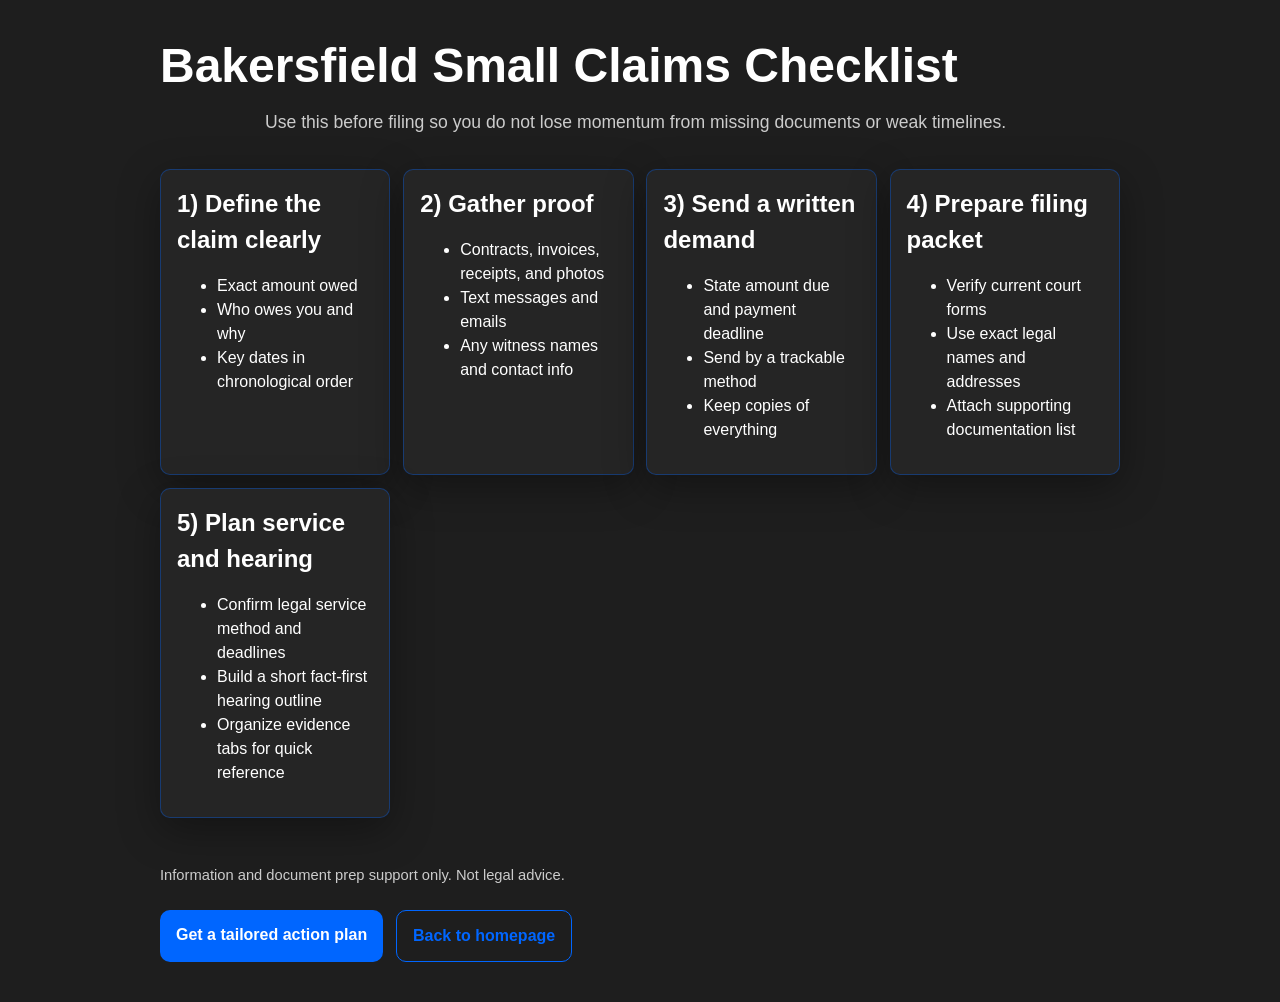
<file: bakersfield-small-claims-checklist.html>
<!doctype html>
<html lang="en">
  <head>
    <meta charset="UTF-8" />
    <meta name="viewport" content="width=device-width, initial-scale=1.0" />
    <title>Bakersfield Small Claims Checklist | SmallClaimsPro.online</title>
    <meta
      name="description"
      content="A practical checklist to prepare your Bakersfield small claims case before filing."
    />
    <meta name="robots" content="index, follow" />
    <link rel="canonical" href="https://smallclaimspro.online/bakersfield-small-claims-checklist.html" />
    <link rel="stylesheet" href="./styles.css" />
  </head>
  <body>
    <main class="intake">
      <div class="container">
        <h1>Bakersfield Small Claims Checklist</h1>
        <p class="subhead">
          Use this before filing so you do not lose momentum from missing documents or weak timelines.
        </p>
        <section class="benefits">
          <div class="grid">
            <article>
              <h2>1) Define the claim clearly</h2>
              <ul>
                <li>Exact amount owed</li>
                <li>Who owes you and why</li>
                <li>Key dates in chronological order</li>
              </ul>
            </article>
            <article>
              <h2>2) Gather proof</h2>
              <ul>
                <li>Contracts, invoices, receipts, and photos</li>
                <li>Text messages and emails</li>
                <li>Any witness names and contact info</li>
              </ul>
            </article>
            <article>
              <h2>3) Send a written demand</h2>
              <ul>
                <li>State amount due and payment deadline</li>
                <li>Send by a trackable method</li>
                <li>Keep copies of everything</li>
              </ul>
            </article>
            <article>
              <h2>4) Prepare filing packet</h2>
              <ul>
                <li>Verify current court forms</li>
                <li>Use exact legal names and addresses</li>
                <li>Attach supporting documentation list</li>
              </ul>
            </article>
            <article>
              <h2>5) Plan service and hearing</h2>
              <ul>
                <li>Confirm legal service method and deadlines</li>
                <li>Build a short fact-first hearing outline</li>
                <li>Organize evidence tabs for quick reference</li>
              </ul>
            </article>
          </div>
        </section>
        <p class="note">Information and document prep support only. Not legal advice.</p>
        <div class="cta-row">
          <a class="btn btn-primary" href="./index.html#intake">Get a tailored action plan</a>
          <a class="btn btn-secondary" href="./index.html">Back to homepage</a>
        </div>
      </div>
    </main>
  </body>
</html>
</file>
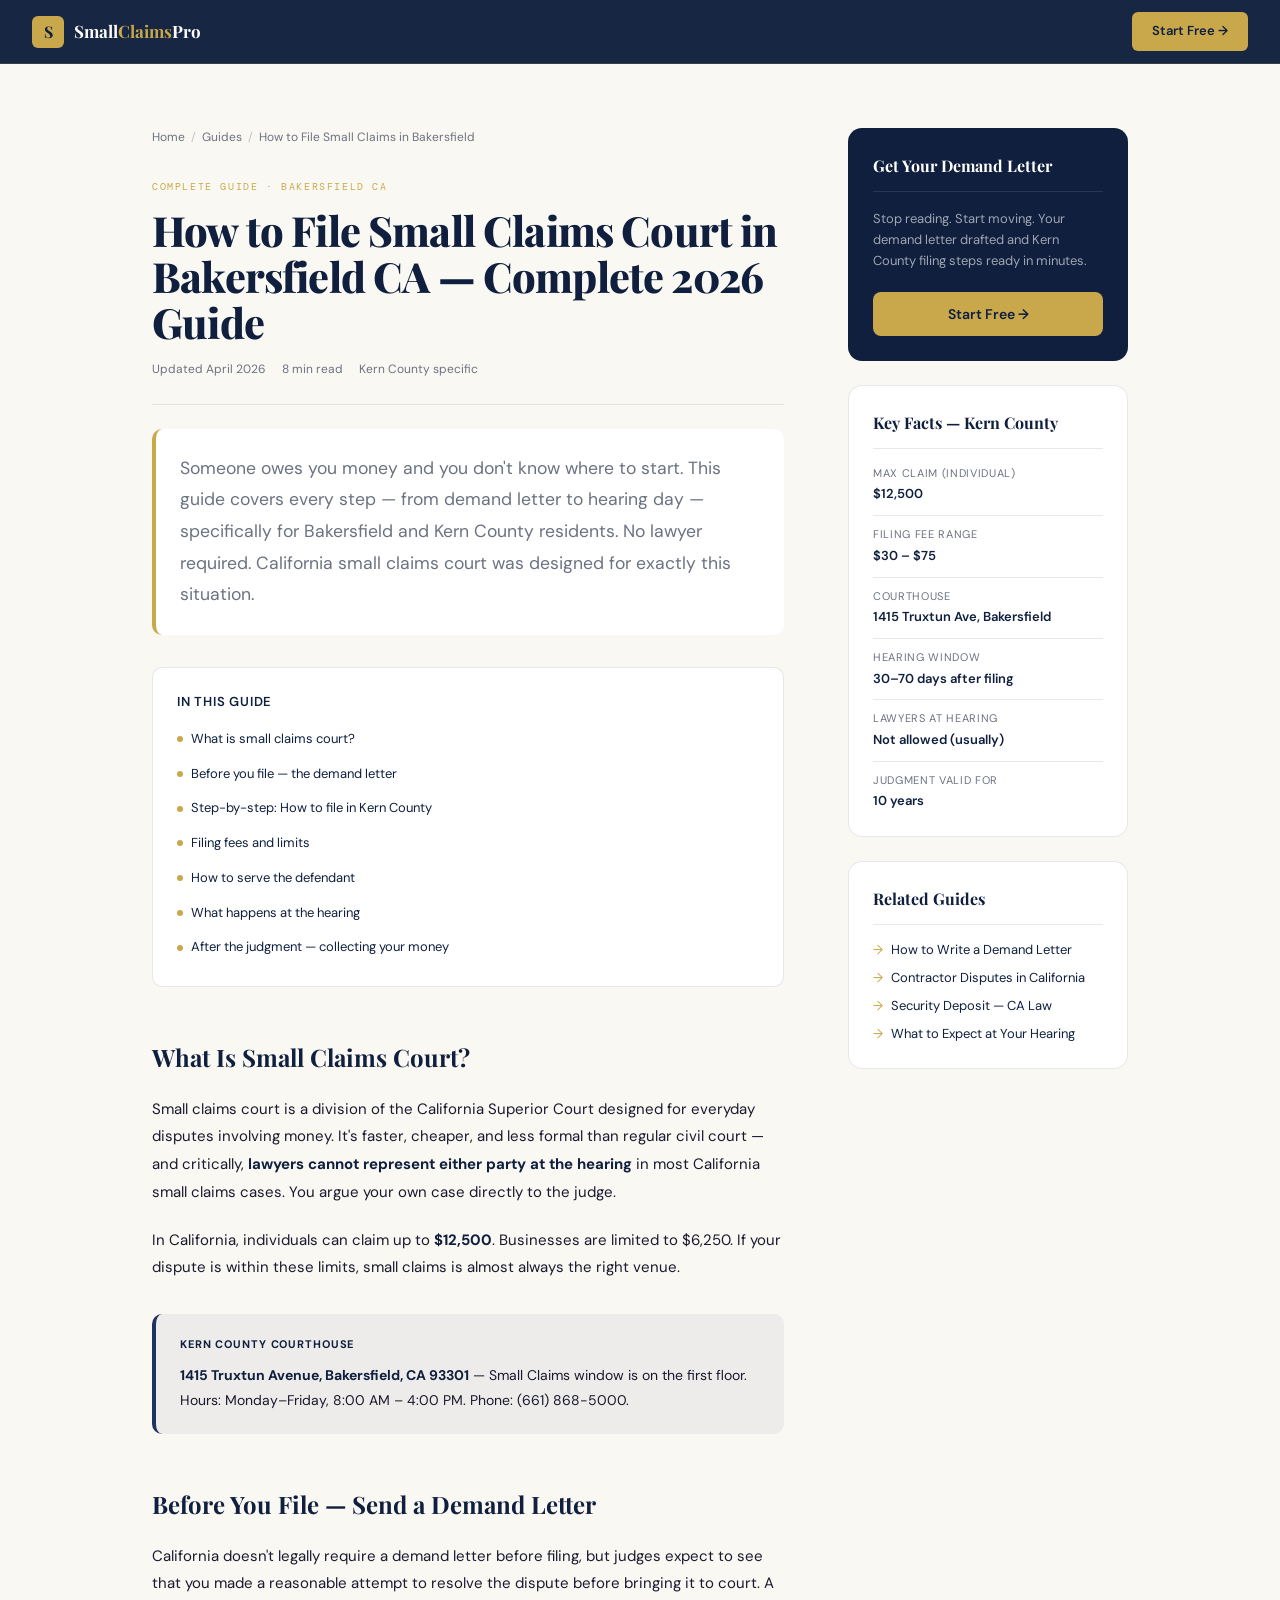
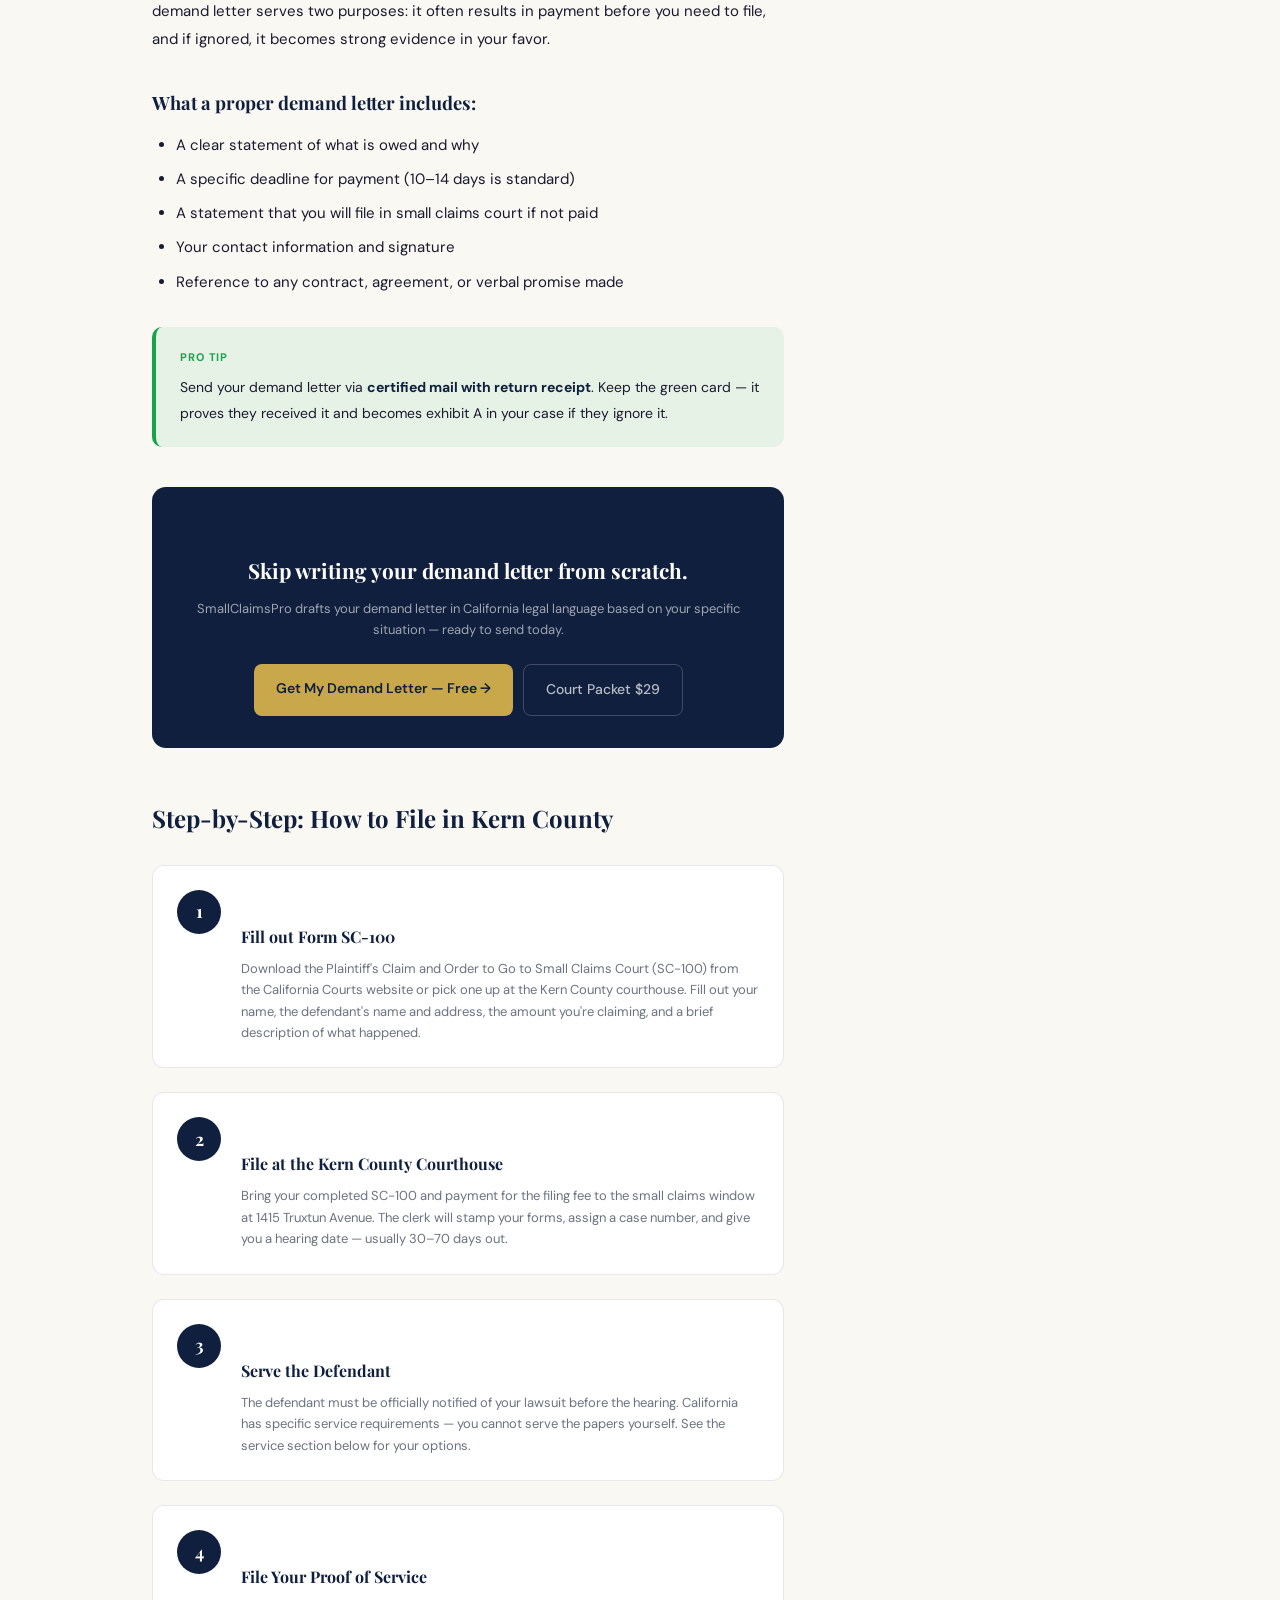
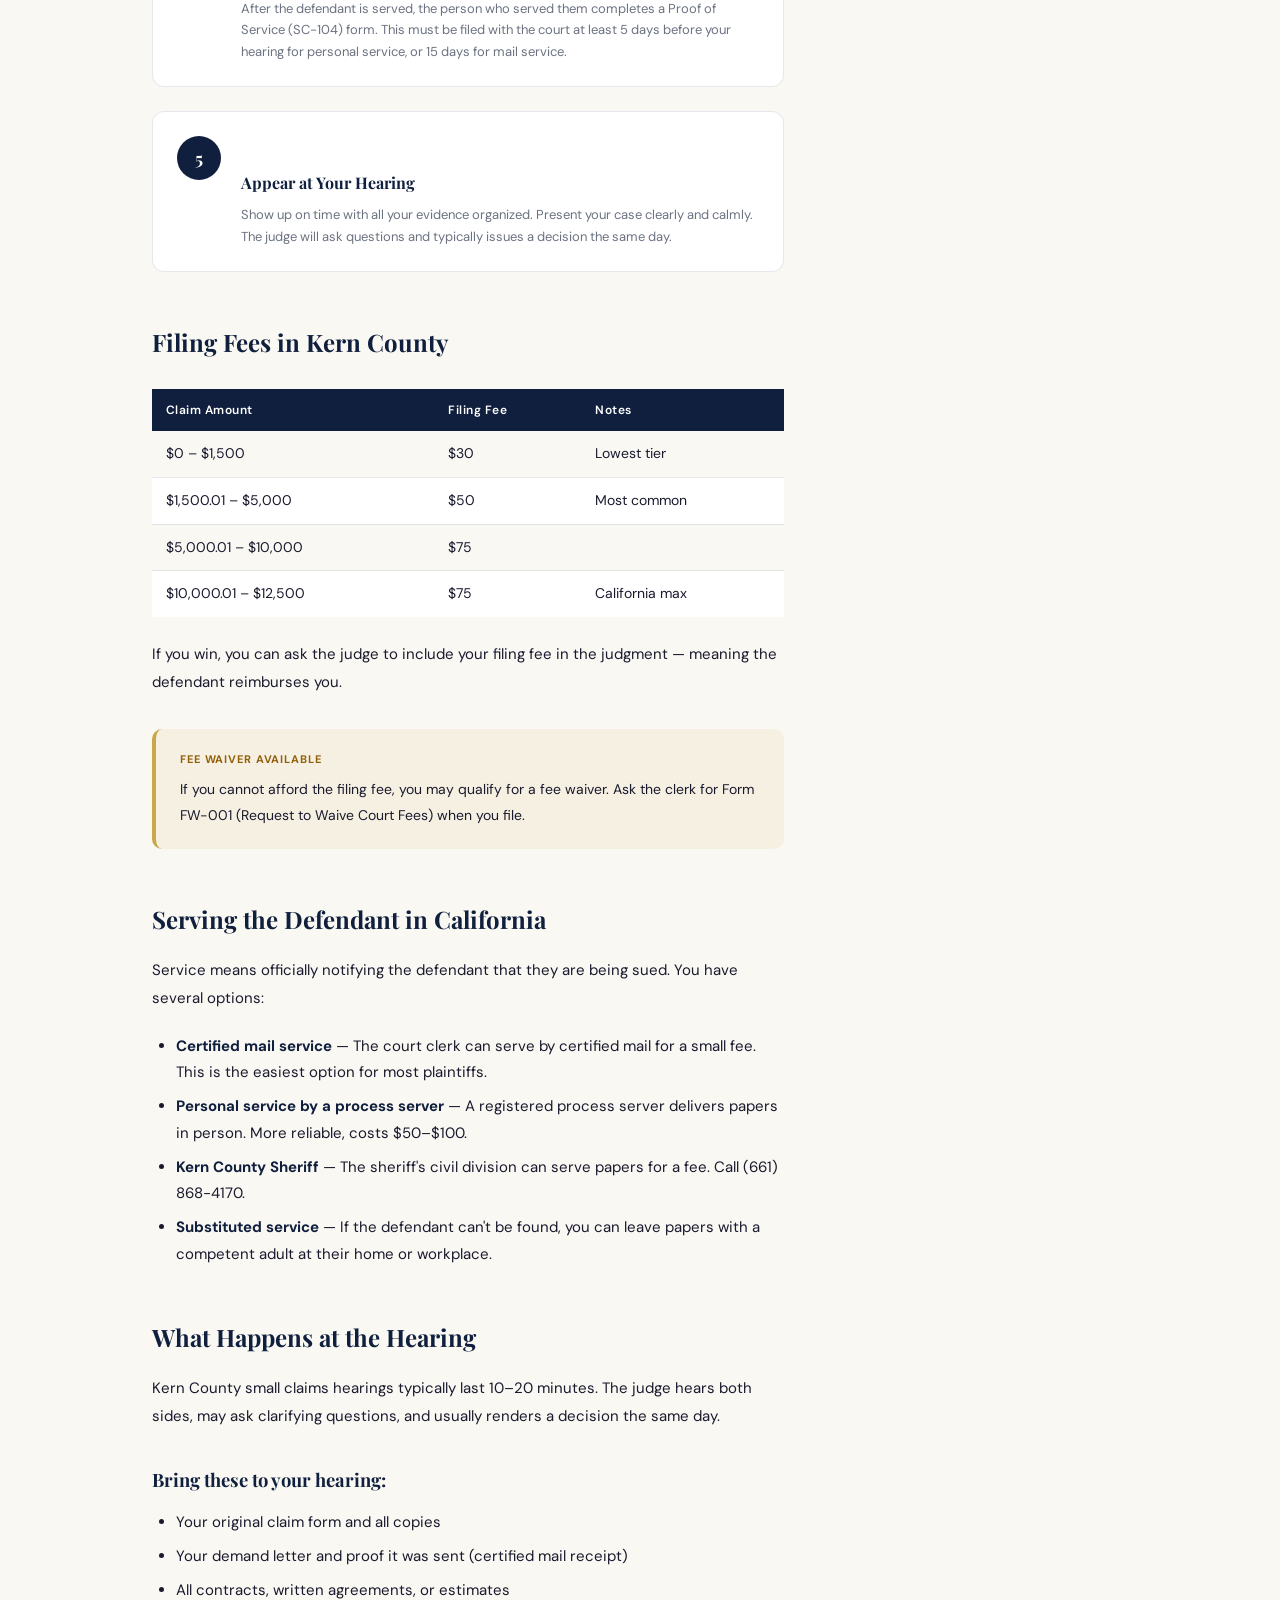
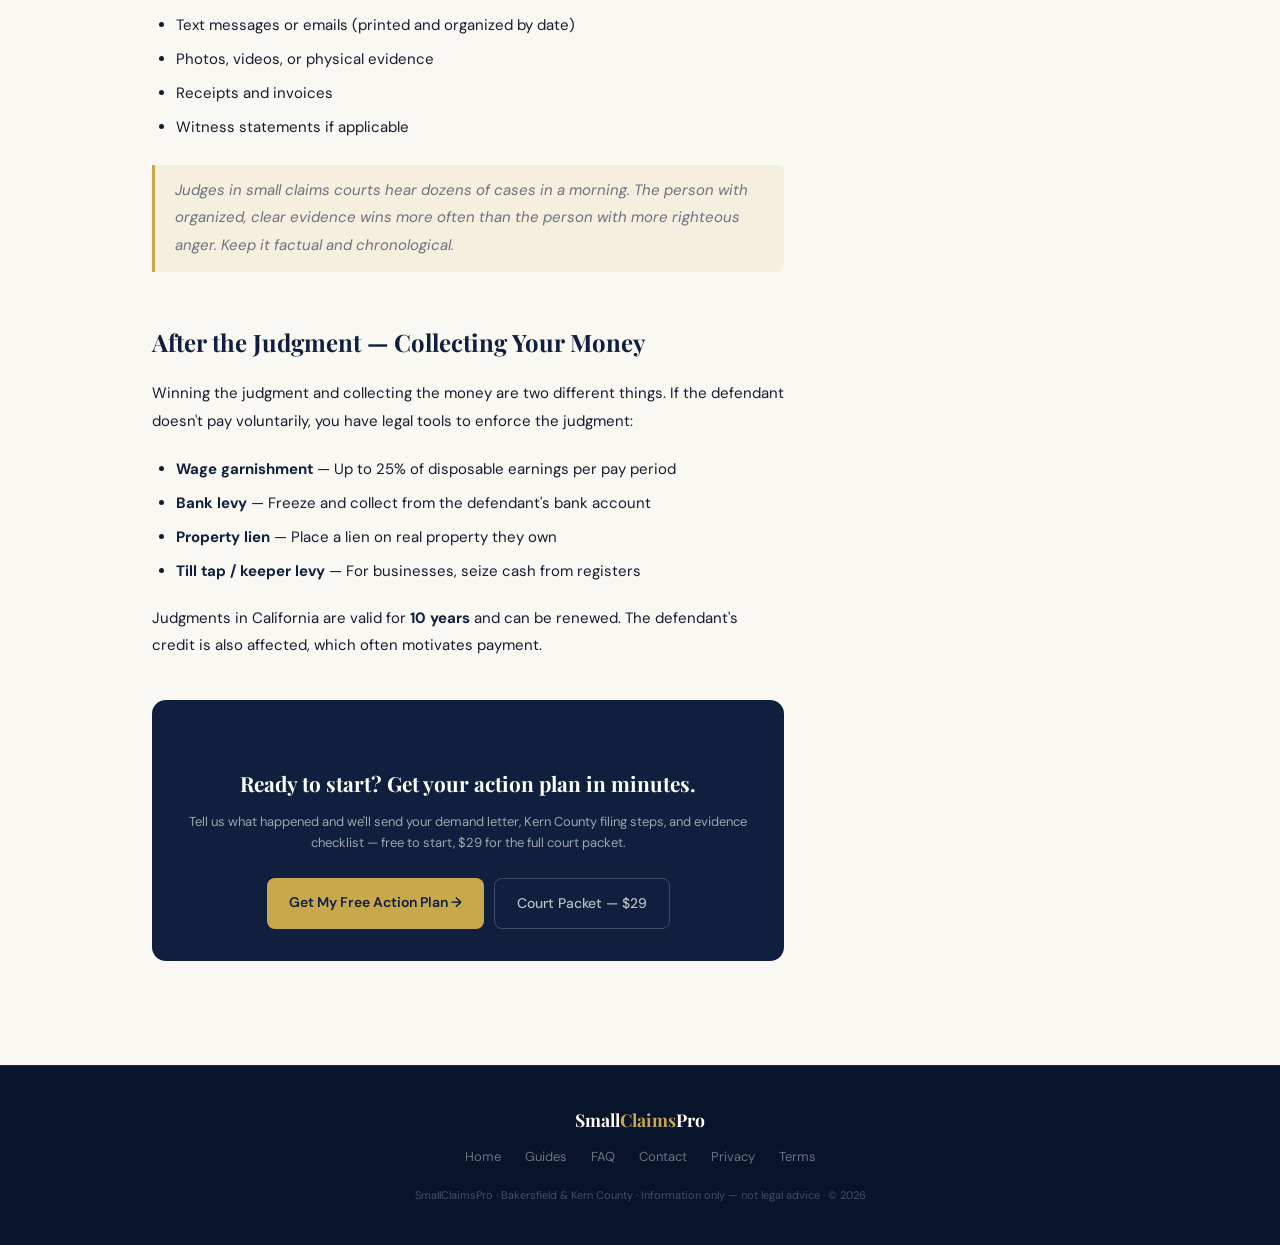
<file: blog-how-to-file.html>
<!DOCTYPE html>
<html lang="en">
<head>
<meta charset="UTF-8"/>
<meta name="viewport" content="width=device-width, initial-scale=1.0"/>
<title>How to File Small Claims Court in Bakersfield CA — 2026 Guide | SmallClaimsPro</title>
<meta name="description" content="Step-by-step guide to filing small claims court in Bakersfield and Kern County California. SC-100 form, courthouse address, filing fees, and hearing day tips."/>
<link rel="canonical" href="https://smallclaimspro.netlify.app/blog/how-to-file-small-claims-bakersfield"/>
<script type="application/ld+json">{"@context":"https://schema.org","@type":"HowTo","name":"How to File Small Claims Court in Bakersfield CA","description":"Step-by-step guide to filing small claims in Kern County California","step":[{"@type":"HowToStep","name":"Send a demand letter","text":"Send a certified demand letter before filing"},{"@type":"HowToStep","name":"Fill out SC-100","text":"Complete the Plaintiff's Claim and Order to Go to Small Claims Court form"},{"@type":"HowToStep","name":"File at courthouse","text":"File at 1415 Truxtun Ave, Bakersfield CA 93301"},{"@type":"HowToStep","name":"Serve the defendant","text":"Have the defendant properly served"},{"@type":"HowToStep","name":"Attend hearing","text":"Present your case to the judge"}]}</script>
<link rel="preconnect" href="https://fonts.googleapis.com"/>
<link href="https://fonts.googleapis.com/css2?family=Playfair+Display:wght@700;800&family=DM+Sans:wght@300;400;500;600&family=DM+Mono:wght@400;500&display=swap" rel="stylesheet"/>
<style>
:root{--navy:#0f1f3d;--navy3:#1e3460;--gold:#c9a84c;--gold2:#e8c76a;--gold-dim:rgba(201,168,76,0.12);--gold-line:rgba(201,168,76,0.25);--cream:#faf8f3;--cream2:#f3efe6;--white:#fff;--text:#1a1a2e;--muted:#6b7280;--border:rgba(15,31,61,0.1);--green:#16a34a;--green-dim:rgba(22,163,74,0.08);--serif:'Playfair Display',Georgia,serif;--sans:'DM Sans',sans-serif;--mono:'DM Mono',monospace;--shadow:0 1px 3px rgba(15,31,61,0.08),0 4px 16px rgba(15,31,61,0.06);}
*{box-sizing:border-box;margin:0;padding:0;}html{scroll-behavior:smooth;}
body{background:var(--cream);color:var(--text);font-family:var(--sans);font-size:16px;line-height:1.6;}
nav{position:sticky;top:0;z-index:100;background:rgba(15,31,61,0.97);backdrop-filter:blur(12px);padding:0 2rem;height:64px;display:flex;align-items:center;justify-content:space-between;border-bottom:1px solid rgba(201,168,76,0.2);}
.nav-brand{display:flex;align-items:center;gap:10px;text-decoration:none;}
.nav-logo-mark{width:32px;height:32px;background:var(--gold);border-radius:6px;display:flex;align-items:center;justify-content:center;font-family:var(--serif);font-size:16px;font-weight:700;color:var(--navy);}
.nav-brand-text{font-family:var(--serif);font-size:17px;font-weight:700;color:white;}
.nav-brand-text span{color:var(--gold);}
.nav-cta{background:var(--gold);color:var(--navy);padding:9px 20px;border-radius:6px;font-size:13px;font-weight:600;text-decoration:none;}

.article-layout{max-width:1040px;margin:0 auto;padding:4rem 2rem;display:grid;grid-template-columns:1fr 280px;gap:4rem;align-items:start;}
.article-main{}

/* BREADCRUMB */
.breadcrumb{font-size:12px;color:var(--muted);margin-bottom:2rem;display:flex;align-items:center;gap:6px;flex-wrap:wrap;}
.breadcrumb a{color:var(--muted);text-decoration:none;}
.breadcrumb a:hover{color:var(--navy);}
.breadcrumb-sep{color:var(--muted);opacity:0.4;}

/* HEADER */
.article-cat{font-family:var(--mono);font-size:10px;letter-spacing:0.16em;text-transform:uppercase;color:var(--gold);margin-bottom:0.75rem;}
.article-title{font-family:var(--serif);font-size:clamp(1.8rem,3.5vw,2.6rem);font-weight:800;color:var(--navy);line-height:1.1;letter-spacing:-0.02em;margin-bottom:1rem;}
.article-meta{display:flex;align-items:center;gap:1rem;flex-wrap:wrap;margin-bottom:1.5rem;padding-bottom:1.5rem;border-bottom:1px solid var(--border);}
.meta-item{font-size:12px;color:var(--muted);display:flex;align-items:center;gap:5px;}
.article-intro{font-size:1.1rem;color:var(--muted);line-height:1.8;margin-bottom:2rem;padding:1.5rem;background:white;border-radius:10px;border-left:4px solid var(--gold);}

/* TOC */
.toc{background:white;border:1px solid var(--border);border-radius:10px;padding:1.5rem;margin-bottom:2.5rem;}
.toc-title{font-size:13px;font-weight:600;color:var(--navy);margin-bottom:0.75rem;text-transform:uppercase;letter-spacing:0.06em;}
.toc-list{list-style:none;display:flex;flex-direction:column;gap:6px;}
.toc-list a{font-size:13px;color:var(--navy);text-decoration:none;display:flex;align-items:center;gap:8px;padding:4px 0;}
.toc-list a::before{content:'';width:6px;height:6px;border-radius:50%;background:var(--gold);flex-shrink:0;}
.toc-list a:hover{color:var(--gold);}

/* BODY */
.article-body{font-size:15px;line-height:1.85;color:var(--text);}
.article-body h2{font-family:var(--serif);font-size:1.5rem;font-weight:700;color:var(--navy);margin:2.5rem 0 1rem;padding-top:0.5rem;}
.article-body h3{font-family:var(--serif);font-size:1.15rem;font-weight:700;color:var(--navy);margin:2rem 0 0.75rem;}
.article-body p{margin-bottom:1.25rem;}
.article-body ul,.article-body ol{padding-left:1.5rem;margin-bottom:1.25rem;}
.article-body li{margin-bottom:8px;line-height:1.75;}
.article-body a{color:var(--navy);font-weight:500;}
.article-body strong{color:var(--navy);}
.article-body blockquote{border-left:3px solid var(--gold);padding:0.75rem 1.25rem;margin:1.5rem 0;background:var(--gold-dim);border-radius:0 8px 8px 0;font-style:italic;color:var(--muted);}

/* CALLOUT BOXES */
.callout{border-radius:10px;padding:1.25rem 1.5rem;margin:2rem 0;border-left:4px solid;}
.callout-tip{background:var(--green-dim);border-color:var(--green);}
.callout-tip .callout-label{color:var(--green);font-size:11px;font-weight:700;text-transform:uppercase;letter-spacing:0.08em;margin-bottom:0.5rem;}
.callout-warn{background:rgba(201,168,76,0.1);border-color:var(--gold);}
.callout-warn .callout-label{color:#92600a;font-size:11px;font-weight:700;text-transform:uppercase;letter-spacing:0.08em;margin-bottom:0.5rem;}
.callout-info{background:rgba(15,31,61,0.05);border-color:var(--navy3);}
.callout-info .callout-label{color:var(--navy);font-size:11px;font-weight:700;text-transform:uppercase;letter-spacing:0.08em;margin-bottom:0.5rem;}
.callout p{font-size:14px;margin-bottom:0;}

/* STEP BOX */
.step-box{background:white;border:1px solid var(--border);border-radius:12px;padding:1.5rem;margin:1.5rem 0;display:grid;grid-template-columns:48px 1fr;gap:1rem;}
.step-box-num{width:44px;height:44px;border-radius:50%;background:var(--navy);color:white;font-family:var(--serif);font-size:1.1rem;font-weight:700;display:flex;align-items:center;justify-content:center;flex-shrink:0;}
.step-box-content h3{font-family:var(--serif);font-size:1rem;font-weight:700;color:var(--navy);margin-bottom:0.4rem;}
.step-box-content p{font-size:13px;color:var(--muted);line-height:1.65;margin-bottom:0;}

/* FEE TABLE */
.fee-table{width:100%;border-collapse:collapse;margin:1.5rem 0;font-size:14px;}
.fee-table th{background:var(--navy);color:white;padding:10px 14px;text-align:left;font-weight:600;font-size:12px;letter-spacing:0.04em;}
.fee-table td{padding:10px 14px;border-bottom:1px solid var(--border);color:var(--text);}
.fee-table tr:nth-child(even) td{background:white;}
.fee-table tr:last-child td{border-bottom:none;}

/* CTA BOX */
.cta-box{background:var(--navy);border-radius:14px;padding:2rem;margin:2.5rem 0;text-align:center;}
.cta-box h3{font-family:var(--serif);font-size:1.3rem;font-weight:700;color:white;margin-bottom:0.5rem;}
.cta-box p{font-size:13px;color:rgba(255,255,255,0.6);margin-bottom:1.5rem;line-height:1.65;}
.cta-box-btns{display:flex;justify-content:center;gap:10px;flex-wrap:wrap;}
.cta-box a.primary{background:var(--gold);color:var(--navy);padding:12px 22px;border-radius:8px;font-size:14px;font-weight:600;text-decoration:none;}
.cta-box a.primary:hover{background:var(--gold2);}
.cta-box a.secondary{background:transparent;color:rgba(255,255,255,0.7);padding:12px 22px;border-radius:8px;font-size:14px;border:1px solid rgba(255,255,255,0.2);text-decoration:none;}

/* SIDEBAR */
.article-sidebar{position:sticky;top:80px;display:flex;flex-direction:column;gap:1.5rem;}
.sidebar-widget{background:white;border:1px solid var(--border);border-radius:14px;padding:1.5rem;}
.widget-title{font-family:var(--serif);font-size:1rem;font-weight:700;color:var(--navy);margin-bottom:1rem;padding-bottom:0.75rem;border-bottom:1px solid var(--border);}
.cta-widget{background:var(--navy);border-color:transparent;}
.cta-widget .widget-title{color:white;border-color:rgba(255,255,255,0.1);}
.cta-desc{font-size:13px;color:rgba(255,255,255,0.6);line-height:1.65;margin-bottom:1.25rem;}
.cta-btn{display:block;text-align:center;background:var(--gold);color:var(--navy);padding:11px;border-radius:8px;font-size:14px;font-weight:600;text-decoration:none;}
.cta-btn:hover{background:var(--gold2);}
.fact-list{list-style:none;display:flex;flex-direction:column;gap:10px;}
.fact-list li{font-size:13px;display:flex;flex-direction:column;gap:2px;padding-bottom:10px;border-bottom:1px solid var(--border);}
.fact-list li:last-child{border-bottom:none;padding-bottom:0;}
.fact-label{font-size:11px;color:var(--muted);text-transform:uppercase;letter-spacing:0.06em;}
.fact-val{font-weight:600;color:var(--navy);}
.related-list{list-style:none;display:flex;flex-direction:column;gap:10px;}
.related-list a{font-size:13px;color:var(--navy);text-decoration:none;line-height:1.4;display:flex;gap:8px;align-items:flex-start;}
.related-list a::before{content:'→';color:var(--gold);flex-shrink:0;}
.related-list a:hover{color:var(--gold);}

footer{background:#08142a;padding:2.5rem 2rem;text-align:center;border-top:1px solid rgba(201,168,76,0.15);}
.footer-brand{font-family:var(--serif);font-size:1.1rem;font-weight:700;color:white;margin-bottom:0.75rem;}
.footer-brand span{color:var(--gold);}
.footer-links{display:flex;justify-content:center;flex-wrap:wrap;gap:1.5rem;margin-bottom:1.25rem;}
.footer-links a{font-size:13px;color:rgba(255,255,255,0.4);text-decoration:none;}
.footer-links a:hover{color:var(--gold);}
footer p{font-size:11px;color:rgba(255,255,255,0.25);}
@media(max-width:768px){nav .nav-links{display:none;}.article-layout{grid-template-columns:1fr;}.article-sidebar{position:static;}.step-box{grid-template-columns:1fr;}}
</style>
</head>
<body>
<nav>
  <a href="/" class="nav-brand"><div class="nav-logo-mark">S</div><span class="nav-brand-text">Small<span>Claims</span>Pro</span></a>
  <a href="/#intake" class="nav-cta">Start Free →</a>
</nav>

<div class="article-layout">
  <div class="article-main">
    <div class="breadcrumb">
      <a href="/">Home</a><span class="breadcrumb-sep">/</span>
      <a href="/blog">Guides</a><span class="breadcrumb-sep">/</span>
      <span>How to File Small Claims in Bakersfield</span>
    </div>

    <div class="article-cat">Complete Guide · Bakersfield CA</div>
    <h1 class="article-title">How to File Small Claims Court in Bakersfield CA — Complete 2026 Guide</h1>
    <div class="article-meta">
      <span class="meta-item">Updated April 2026</span>
      <span class="meta-item">8 min read</span>
      <span class="meta-item">Kern County specific</span>
    </div>

    <div class="article-intro">
      Someone owes you money and you don't know where to start. This guide covers every step — from demand letter to hearing day — specifically for Bakersfield and Kern County residents. No lawyer required. California small claims court was designed for exactly this situation.
    </div>

    <div class="toc">
      <div class="toc-title">In This Guide</div>
      <ul class="toc-list">
        <li><a href="#what-is">What is small claims court?</a></li>
        <li><a href="#before-filing">Before you file — the demand letter</a></li>
        <li><a href="#how-to-file">Step-by-step: How to file in Kern County</a></li>
        <li><a href="#fees">Filing fees and limits</a></li>
        <li><a href="#service">How to serve the defendant</a></li>
        <li><a href="#hearing">What happens at the hearing</a></li>
        <li><a href="#after">After the judgment — collecting your money</a></li>
      </ul>
    </div>

    <div class="article-body">

      <h2 id="what-is">What Is Small Claims Court?</h2>
      <p>Small claims court is a division of the California Superior Court designed for everyday disputes involving money. It's faster, cheaper, and less formal than regular civil court — and critically, <strong>lawyers cannot represent either party at the hearing</strong> in most California small claims cases. You argue your own case directly to the judge.</p>
      <p>In California, individuals can claim up to <strong>$12,500</strong>. Businesses are limited to $6,250. If your dispute is within these limits, small claims is almost always the right venue.</p>

      <div class="callout callout-info">
        <div class="callout-label">Kern County Courthouse</div>
        <p><strong>1415 Truxtun Avenue, Bakersfield, CA 93301</strong> — Small Claims window is on the first floor. Hours: Monday–Friday, 8:00 AM – 4:00 PM. Phone: (661) 868-5000.</p>
      </div>

      <h2 id="before-filing">Before You File — Send a Demand Letter</h2>
      <p>California doesn't legally require a demand letter before filing, but judges expect to see that you made a reasonable attempt to resolve the dispute before bringing it to court. A demand letter serves two purposes: it often results in payment before you need to file, and if ignored, it becomes strong evidence in your favor.</p>

      <h3>What a proper demand letter includes:</h3>
      <ul>
        <li>A clear statement of what is owed and why</li>
        <li>A specific deadline for payment (10–14 days is standard)</li>
        <li>A statement that you will file in small claims court if not paid</li>
        <li>Your contact information and signature</li>
        <li>Reference to any contract, agreement, or verbal promise made</li>
      </ul>

      <div class="callout callout-tip">
        <div class="callout-label">Pro Tip</div>
        <p>Send your demand letter via <strong>certified mail with return receipt</strong>. Keep the green card — it proves they received it and becomes exhibit A in your case if they ignore it.</p>
      </div>

      <div class="cta-box">
        <h3>Skip writing your demand letter from scratch.</h3>
        <p>SmallClaimsPro drafts your demand letter in California legal language based on your specific situation — ready to send today.</p>
        <div class="cta-box-btns">
          <a href="/#intake" class="primary">Get My Demand Letter — Free →</a>
          <a href="https://square.link/u/Y6Wb0XPx" target="_blank" class="secondary">Court Packet $29</a>
        </div>
      </div>

      <h2 id="how-to-file">Step-by-Step: How to File in Kern County</h2>

      <div class="step-box">
        <div class="step-box-num">1</div>
        <div class="step-box-content"><h3>Fill out Form SC-100</h3><p>Download the Plaintiff's Claim and Order to Go to Small Claims Court (SC-100) from the California Courts website or pick one up at the Kern County courthouse. Fill out your name, the defendant's name and address, the amount you're claiming, and a brief description of what happened.</p></div>
      </div>

      <div class="step-box">
        <div class="step-box-num">2</div>
        <div class="step-box-content"><h3>File at the Kern County Courthouse</h3><p>Bring your completed SC-100 and payment for the filing fee to the small claims window at 1415 Truxtun Avenue. The clerk will stamp your forms, assign a case number, and give you a hearing date — usually 30–70 days out.</p></div>
      </div>

      <div class="step-box">
        <div class="step-box-num">3</div>
        <div class="step-box-content"><h3>Serve the Defendant</h3><p>The defendant must be officially notified of your lawsuit before the hearing. California has specific service requirements — you cannot serve the papers yourself. See the service section below for your options.</p></div>
      </div>

      <div class="step-box">
        <div class="step-box-num">4</div>
        <div class="step-box-content"><h3>File Your Proof of Service</h3><p>After the defendant is served, the person who served them completes a Proof of Service (SC-104) form. This must be filed with the court at least 5 days before your hearing for personal service, or 15 days for mail service.</p></div>
      </div>

      <div class="step-box">
        <div class="step-box-num">5</div>
        <div class="step-box-content"><h3>Appear at Your Hearing</h3><p>Show up on time with all your evidence organized. Present your case clearly and calmly. The judge will ask questions and typically issues a decision the same day.</p></div>
      </div>

      <h2 id="fees">Filing Fees in Kern County</h2>
      <table class="fee-table">
        <thead><tr><th>Claim Amount</th><th>Filing Fee</th><th>Notes</th></tr></thead>
        <tbody>
          <tr><td>$0 – $1,500</td><td>$30</td><td>Lowest tier</td></tr>
          <tr><td>$1,500.01 – $5,000</td><td>$50</td><td>Most common</td></tr>
          <tr><td>$5,000.01 – $10,000</td><td>$75</td><td></td></tr>
          <tr><td>$10,000.01 – $12,500</td><td>$75</td><td>California max</td></tr>
        </tbody>
      </table>
      <p>If you win, you can ask the judge to include your filing fee in the judgment — meaning the defendant reimburses you.</p>

      <div class="callout callout-warn">
        <div class="callout-label">Fee Waiver Available</div>
        <p>If you cannot afford the filing fee, you may qualify for a fee waiver. Ask the clerk for Form FW-001 (Request to Waive Court Fees) when you file.</p>
      </div>

      <h2 id="service">Serving the Defendant in California</h2>
      <p>Service means officially notifying the defendant that they are being sued. You have several options:</p>
      <ul>
        <li><strong>Certified mail service</strong> — The court clerk can serve by certified mail for a small fee. This is the easiest option for most plaintiffs.</li>
        <li><strong>Personal service by a process server</strong> — A registered process server delivers papers in person. More reliable, costs $50–$100.</li>
        <li><strong>Kern County Sheriff</strong> — The sheriff's civil division can serve papers for a fee. Call (661) 868-4170.</li>
        <li><strong>Substituted service</strong> — If the defendant can't be found, you can leave papers with a competent adult at their home or workplace.</li>
      </ul>

      <h2 id="hearing">What Happens at the Hearing</h2>
      <p>Kern County small claims hearings typically last 10–20 minutes. The judge hears both sides, may ask clarifying questions, and usually renders a decision the same day.</p>
      <h3>Bring these to your hearing:</h3>
      <ul>
        <li>Your original claim form and all copies</li>
        <li>Your demand letter and proof it was sent (certified mail receipt)</li>
        <li>All contracts, written agreements, or estimates</li>
        <li>Text messages or emails (printed and organized by date)</li>
        <li>Photos, videos, or physical evidence</li>
        <li>Receipts and invoices</li>
        <li>Witness statements if applicable</li>
      </ul>

      <blockquote>Judges in small claims courts hear dozens of cases in a morning. The person with organized, clear evidence wins more often than the person with more righteous anger. Keep it factual and chronological.</blockquote>

      <h2 id="after">After the Judgment — Collecting Your Money</h2>
      <p>Winning the judgment and collecting the money are two different things. If the defendant doesn't pay voluntarily, you have legal tools to enforce the judgment:</p>
      <ul>
        <li><strong>Wage garnishment</strong> — Up to 25% of disposable earnings per pay period</li>
        <li><strong>Bank levy</strong> — Freeze and collect from the defendant's bank account</li>
        <li><strong>Property lien</strong> — Place a lien on real property they own</li>
        <li><strong>Till tap / keeper levy</strong> — For businesses, seize cash from registers</li>
      </ul>
      <p>Judgments in California are valid for <strong>10 years</strong> and can be renewed. The defendant's credit is also affected, which often motivates payment.</p>

      <div class="cta-box">
        <h3>Ready to start? Get your action plan in minutes.</h3>
        <p>Tell us what happened and we'll send your demand letter, Kern County filing steps, and evidence checklist — free to start, $29 for the full court packet.</p>
        <div class="cta-box-btns">
          <a href="/#intake" class="primary">Get My Free Action Plan →</a>
          <a href="https://square.link/u/Y6Wb0XPx" target="_blank" class="secondary">Court Packet — $29</a>
        </div>
      </div>

    </div>
  </div>

  <!-- SIDEBAR -->
  <div class="article-sidebar">
    <div class="sidebar-widget cta-widget">
      <div class="widget-title">Get Your Demand Letter</div>
      <p class="cta-desc">Stop reading. Start moving. Your demand letter drafted and Kern County filing steps ready in minutes.</p>
      <a href="/#intake" class="cta-btn">Start Free →</a>
    </div>

    <div class="sidebar-widget">
      <div class="widget-title">Key Facts — Kern County</div>
      <ul class="fact-list">
        <li><span class="fact-label">Max claim (individual)</span><span class="fact-val">$12,500</span></li>
        <li><span class="fact-label">Filing fee range</span><span class="fact-val">$30 – $75</span></li>
        <li><span class="fact-label">Courthouse</span><span class="fact-val">1415 Truxtun Ave, Bakersfield</span></li>
        <li><span class="fact-label">Hearing window</span><span class="fact-val">30–70 days after filing</span></li>
        <li><span class="fact-label">Lawyers at hearing</span><span class="fact-val">Not allowed (usually)</span></li>
        <li><span class="fact-label">Judgment valid for</span><span class="fact-val">10 years</span></li>
      </ul>
    </div>

    <div class="sidebar-widget">
      <div class="widget-title">Related Guides</div>
      <ul class="related-list">
        <li><a href="/blog/demand-letter-california">How to Write a Demand Letter</a></li>
        <li><a href="/blog/contractor-took-my-money-bakersfield">Contractor Disputes in California</a></li>
        <li><a href="/blog/security-deposit-kern-county">Security Deposit — CA Law</a></li>
        <li><a href="/blog/small-claims-hearing-what-to-expect">What to Expect at Your Hearing</a></li>
      </ul>
    </div>
  </div>
</div>

<footer>
  <div class="footer-brand">Small<span>Claims</span>Pro</div>
  <div class="footer-links"><a href="/">Home</a><a href="/blog">Guides</a><a href="/faq">FAQ</a><a href="/contact">Contact</a><a href="/privacy">Privacy</a><a href="/terms">Terms</a></div>
  <p>SmallClaimsPro · Bakersfield & Kern County · Information only — not legal advice · © 2026</p>
</footer>
</body>
</html>
</file>
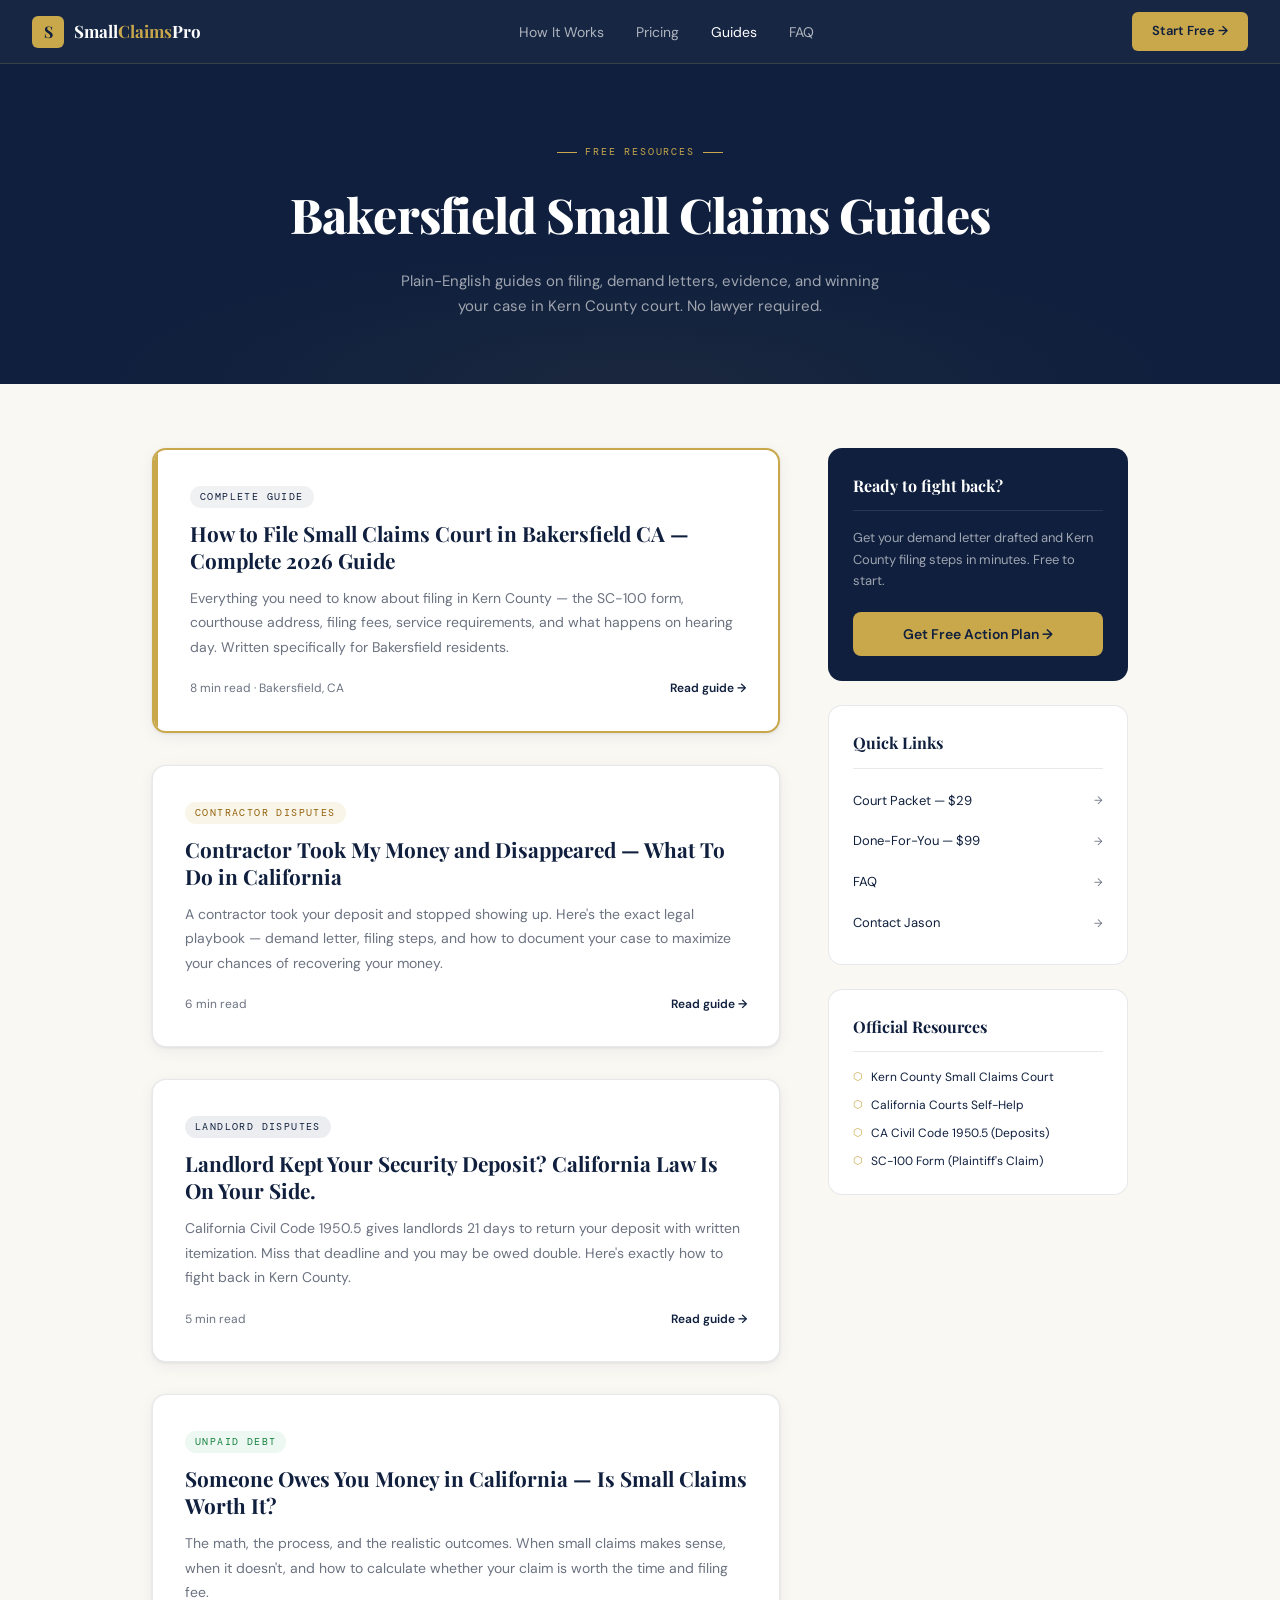
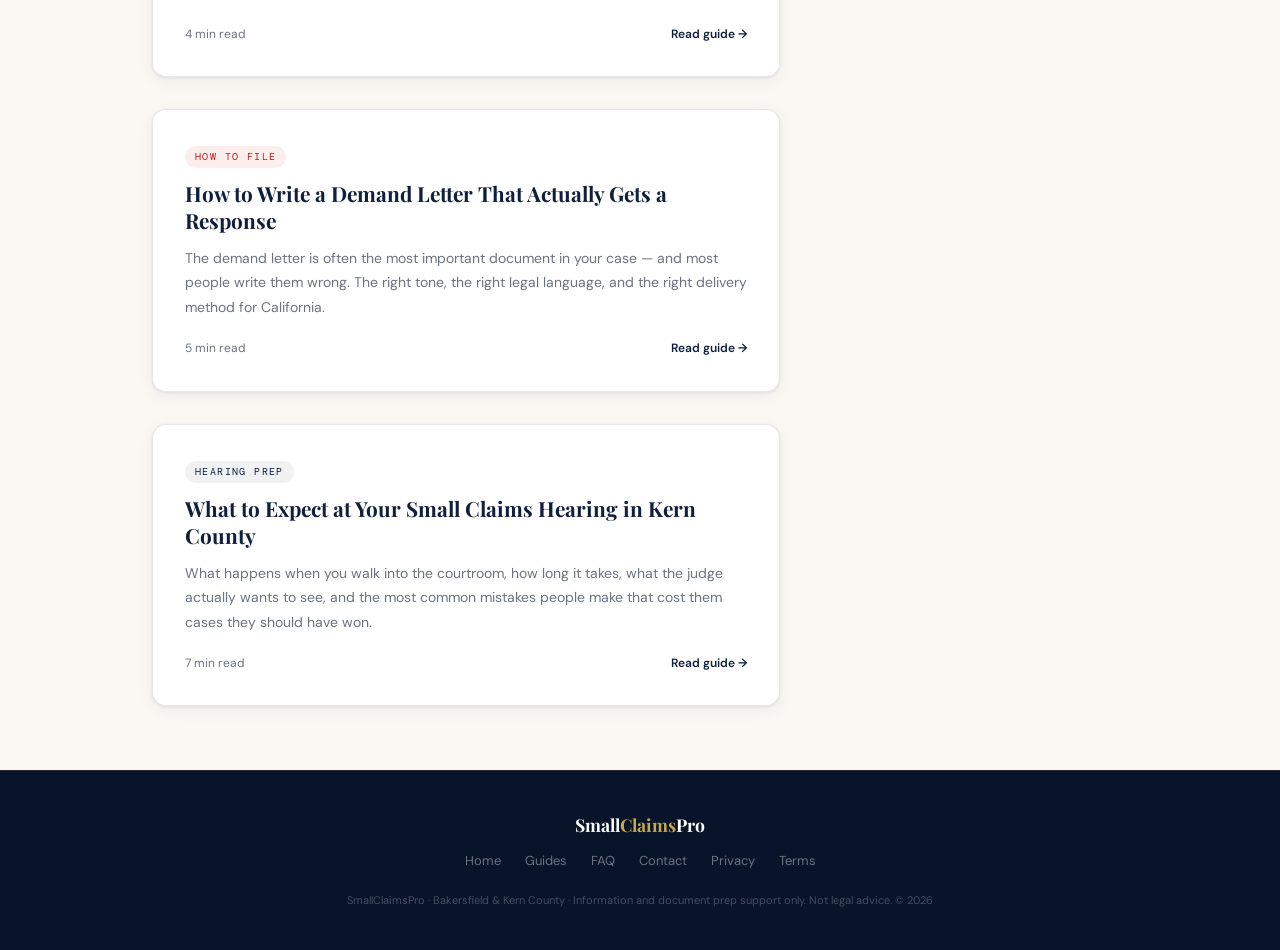
<file: blog.html>
<!DOCTYPE html>
<html lang="en">
<head>
<meta charset="UTF-8"/>
<meta name="viewport" content="width=device-width, initial-scale=1.0"/>
<title>Small Claims Guide — Bakersfield & Kern County | SmallClaimsPro</title>
<meta name="description" content="Free guides on filing small claims court in Bakersfield CA. Demand letters, Kern County filing steps, evidence tips, and more."/>
<link rel="preconnect" href="https://fonts.googleapis.com"/>
<link href="https://fonts.googleapis.com/css2?family=Playfair+Display:wght@700;800&family=DM+Sans:wght@300;400;500;600&family=DM+Mono:wght@400;500&display=swap" rel="stylesheet"/>
<style>
:root{--navy:#0f1f3d;--navy3:#1e3460;--gold:#c9a84c;--gold2:#e8c76a;--gold-dim:rgba(201,168,76,0.12);--gold-line:rgba(201,168,76,0.25);--cream:#faf8f3;--cream2:#f3efe6;--white:#fff;--text:#1a1a2e;--muted:#6b7280;--border:rgba(15,31,61,0.1);--green:#16a34a;--serif:'Playfair Display',Georgia,serif;--sans:'DM Sans',sans-serif;--mono:'DM Mono',monospace;--shadow:0 1px 3px rgba(15,31,61,0.08),0 4px 16px rgba(15,31,61,0.06);}
*{box-sizing:border-box;margin:0;padding:0;}html{scroll-behavior:smooth;}
body{background:var(--cream);color:var(--text);font-family:var(--sans);font-size:16px;line-height:1.6;}
@keyframes pulse{0%,100%{opacity:1}50%{opacity:0.5}}
nav{position:sticky;top:0;z-index:100;background:rgba(15,31,61,0.97);backdrop-filter:blur(12px);padding:0 2rem;height:64px;display:flex;align-items:center;justify-content:space-between;border-bottom:1px solid rgba(201,168,76,0.2);}
.nav-brand{display:flex;align-items:center;gap:10px;text-decoration:none;}
.nav-logo-mark{width:32px;height:32px;background:var(--gold);border-radius:6px;display:flex;align-items:center;justify-content:center;font-family:var(--serif);font-size:16px;font-weight:700;color:var(--navy);}
.nav-brand-text{font-family:var(--serif);font-size:17px;font-weight:700;color:white;}
.nav-brand-text span{color:var(--gold);}
.nav-links{display:flex;gap:2rem;list-style:none;}
.nav-links a{color:rgba(255,255,255,0.65);font-size:14px;text-decoration:none;transition:color 0.2s;}
.nav-links a:hover,.nav-links a.active{color:white;}
.nav-cta{background:var(--gold);color:var(--navy);padding:9px 20px;border-radius:6px;font-size:13px;font-weight:600;text-decoration:none;}

.page-hero{background:var(--navy);padding:5rem 2rem 4rem;text-align:center;position:relative;overflow:hidden;}
.page-hero::before{content:'';position:absolute;inset:0;background:radial-gradient(ellipse 60% 60% at 50% 100%,rgba(201,168,76,0.06) 0%,transparent 70%);pointer-events:none;}
.eyebrow{font-family:var(--mono);font-size:10px;letter-spacing:0.18em;color:var(--gold);text-transform:uppercase;margin-bottom:1rem;display:flex;align-items:center;justify-content:center;gap:8px;}
.eyebrow::before,.eyebrow::after{content:'';width:20px;height:1px;background:var(--gold);}
h1{font-family:var(--serif);font-size:clamp(2rem,4vw,3rem);font-weight:800;color:white;margin-bottom:1rem;letter-spacing:-0.02em;}
.page-sub{font-size:15px;color:rgba(255,255,255,0.6);max-width:480px;margin:0 auto;line-height:1.7;}

.blog-layout{max-width:1040px;margin:0 auto;padding:4rem 2rem;display:grid;grid-template-columns:1fr 300px;gap:3rem;align-items:start;}

/* POSTS */
.posts-grid{display:flex;flex-direction:column;gap:2rem;}
.post-card{background:white;border-radius:14px;overflow:hidden;border:1px solid var(--border);box-shadow:var(--shadow);transition:transform 0.2s,box-shadow 0.2s;}
.post-card:hover{transform:translateY(-3px);box-shadow:0 8px 32px rgba(15,31,61,0.12);}
.post-card-body{padding:2rem;}
.post-cat{font-family:var(--mono);font-size:10px;letter-spacing:0.14em;text-transform:uppercase;margin-bottom:0.75rem;display:inline-block;padding:3px 10px;border-radius:20px;}
.cat-contractor{background:rgba(201,168,76,0.12);color:#92600a;}
.cat-landlord{background:rgba(15,31,61,0.08);color:var(--navy);}
.cat-debt{background:rgba(22,163,74,0.08);color:#15803d;}
.cat-filing{background:rgba(220,38,38,0.08);color:#b91c1c;}
.cat-guide{background:rgba(15,31,61,0.06);color:var(--navy);}
.post-title{font-family:var(--serif);font-size:1.3rem;font-weight:700;color:var(--navy);margin-bottom:0.75rem;line-height:1.3;text-decoration:none;display:block;}
.post-title:hover{color:var(--gold);}
.post-excerpt{font-size:14px;color:var(--muted);line-height:1.75;margin-bottom:1.25rem;}
.post-meta{display:flex;justify-content:space-between;align-items:center;font-size:12px;color:var(--muted);}
.post-read{font-weight:600;color:var(--navy);text-decoration:none;display:flex;align-items:center;gap:4px;}
.post-read:hover{color:var(--gold);}

/* FEATURED POST */
.post-card.featured{border-color:var(--gold);border-width:2px;}
.post-card.featured .post-card-body{border-left:4px solid var(--gold);}

/* SIDEBAR */
.sidebar{position:sticky;top:80px;display:flex;flex-direction:column;gap:1.5rem;}
.sidebar-widget{background:white;border:1px solid var(--border);border-radius:14px;padding:1.5rem;}
.widget-title{font-family:var(--serif);font-size:1rem;font-weight:700;color:var(--navy);margin-bottom:1rem;padding-bottom:0.75rem;border-bottom:1px solid var(--border);}
.cta-widget{background:var(--navy);border-color:transparent;}
.cta-widget .widget-title{color:white;border-color:rgba(255,255,255,0.1);}
.cta-desc{font-size:13px;color:rgba(255,255,255,0.6);line-height:1.65;margin-bottom:1.25rem;}
.cta-btn{display:block;text-align:center;background:var(--gold);color:var(--navy);padding:11px;border-radius:8px;font-size:14px;font-weight:600;text-decoration:none;transition:background 0.2s;}
.cta-btn:hover{background:var(--gold2);}
.quick-links{list-style:none;display:flex;flex-direction:column;gap:8px;}
.quick-links a{font-size:13px;color:var(--navy);text-decoration:none;display:flex;justify-content:space-between;align-items:center;padding:6px 0;border-bottom:1px solid var(--border);}
.quick-links a:last-child{border-bottom:none;}
.quick-links a:hover{color:var(--gold);}
.quick-links a::after{content:'→';color:var(--muted);font-size:11px;}
.resource-list{list-style:none;display:flex;flex-direction:column;gap:10px;}
.resource-list a{font-size:12px;color:var(--navy);text-decoration:none;display:flex;align-items:flex-start;gap:8px;line-height:1.5;}
.resource-list a::before{content:'⬡';color:var(--gold);flex-shrink:0;font-size:11px;}
.resource-list a:hover{color:var(--gold);}

/* ARTICLE PAGE (reused) */
.article-wrap{max-width:720px;margin:0 auto;padding:4rem 2rem;}
.article-header{margin-bottom:2.5rem;}
.article-body h2{font-family:var(--serif);font-size:1.4rem;font-weight:700;color:var(--navy);margin:2rem 0 0.75rem;}
.article-body h3{font-family:var(--serif);font-size:1.1rem;font-weight:700;color:var(--navy);margin:1.5rem 0 0.5rem;}
.article-body p{font-size:15px;color:var(--text);line-height:1.8;margin-bottom:1rem;}
.article-body ul,.article-body ol{padding-left:1.5rem;margin-bottom:1rem;}
.article-body li{font-size:15px;color:var(--text);line-height:1.75;margin-bottom:6px;}
.article-body a{color:var(--navy);text-decoration:underline;}
.article-cta-box{background:var(--navy);border-radius:12px;padding:2rem;margin:2.5rem 0;text-align:center;}
.article-cta-box h3{font-family:var(--serif);font-size:1.2rem;color:white;margin-bottom:0.5rem;}
.article-cta-box p{font-size:13px;color:rgba(255,255,255,0.6);margin-bottom:1.25rem;}
.article-cta-box a{display:inline-block;background:var(--gold);color:var(--navy);padding:11px 24px;border-radius:8px;font-size:14px;font-weight:600;text-decoration:none;}
.article-cta-box a:hover{background:var(--gold2);}

footer{background:#08142a;padding:2.5rem 2rem;text-align:center;border-top:1px solid rgba(201,168,76,0.15);}
.footer-brand{font-family:var(--serif);font-size:1.1rem;font-weight:700;color:white;margin-bottom:0.75rem;}
.footer-brand span{color:var(--gold);}
.footer-links{display:flex;justify-content:center;flex-wrap:wrap;gap:1.5rem;margin-bottom:1.25rem;}
.footer-links a{font-size:13px;color:rgba(255,255,255,0.4);text-decoration:none;}
.footer-links a:hover{color:var(--gold);}
footer p{font-size:11px;color:rgba(255,255,255,0.25);}
@media(max-width:768px){nav .nav-links{display:none;}.blog-layout{grid-template-columns:1fr;}.sidebar{position:static;}}
</style>
</head>
<body>
<nav>
  <a href="/" class="nav-brand"><div class="nav-logo-mark">S</div><span class="nav-brand-text">Small<span>Claims</span>Pro</span></a>
  <ul class="nav-links">
    <li><a href="/#how-it-works">How It Works</a></li>
    <li><a href="/#pricing">Pricing</a></li>
    <li><a href="/blog" class="active">Guides</a></li>
    <li><a href="/faq">FAQ</a></li>
  </ul>
  <a href="/#intake" class="nav-cta">Start Free →</a>
</nav>

<div class="page-hero">
  <div class="eyebrow">Free Resources</div>
  <h1>Bakersfield Small Claims Guides</h1>
  <p class="page-sub">Plain-English guides on filing, demand letters, evidence, and winning your case in Kern County court. No lawyer required.</p>
</div>

<div class="blog-layout">
  <div class="posts-grid">

    <!-- FEATURED -->
    <div class="post-card featured">
      <div class="post-card-body">
        <span class="post-cat cat-guide">Complete Guide</span>
        <a href="/blog/how-to-file-small-claims-bakersfield" class="post-title">How to File Small Claims Court in Bakersfield CA — Complete 2026 Guide</a>
        <p class="post-excerpt">Everything you need to know about filing in Kern County — the SC-100 form, courthouse address, filing fees, service requirements, and what happens on hearing day. Written specifically for Bakersfield residents.</p>
        <div class="post-meta"><span>8 min read · Bakersfield, CA</span><a href="/blog/how-to-file-small-claims-bakersfield" class="post-read">Read guide →</a></div>
      </div>
    </div>

    <div class="post-card">
      <div class="post-card-body">
        <span class="post-cat cat-contractor">Contractor Disputes</span>
        <a href="/blog/contractor-took-my-money-bakersfield" class="post-title">Contractor Took My Money and Disappeared — What To Do in California</a>
        <p class="post-excerpt">A contractor took your deposit and stopped showing up. Here's the exact legal playbook — demand letter, filing steps, and how to document your case to maximize your chances of recovering your money.</p>
        <div class="post-meta"><span>6 min read</span><a href="/blog/contractor-took-my-money-bakersfield" class="post-read">Read guide →</a></div>
      </div>
    </div>

    <div class="post-card">
      <div class="post-card-body">
        <span class="post-cat cat-landlord">Landlord Disputes</span>
        <a href="/blog/security-deposit-kern-county" class="post-title">Landlord Kept Your Security Deposit? California Law Is On Your Side.</a>
        <p class="post-excerpt">California Civil Code 1950.5 gives landlords 21 days to return your deposit with written itemization. Miss that deadline and you may be owed double. Here's exactly how to fight back in Kern County.</p>
        <div class="post-meta"><span>5 min read</span><a href="/blog/security-deposit-kern-county" class="post-read">Read guide →</a></div>
      </div>
    </div>

    <div class="post-card">
      <div class="post-card-body">
        <span class="post-cat cat-debt">Unpaid Debt</span>
        <a href="/blog/someone-owes-me-money-california" class="post-title">Someone Owes You Money in California — Is Small Claims Worth It?</a>
        <p class="post-excerpt">The math, the process, and the realistic outcomes. When small claims makes sense, when it doesn't, and how to calculate whether your claim is worth the time and filing fee.</p>
        <div class="post-meta"><span>4 min read</span><a href="/blog/someone-owes-me-money-california" class="post-read">Read guide →</a></div>
      </div>
    </div>

    <div class="post-card">
      <div class="post-card-body">
        <span class="post-cat cat-filing">How to File</span>
        <a href="/blog/demand-letter-california" class="post-title">How to Write a Demand Letter That Actually Gets a Response</a>
        <p class="post-excerpt">The demand letter is often the most important document in your case — and most people write them wrong. The right tone, the right legal language, and the right delivery method for California.</p>
        <div class="post-meta"><span>5 min read</span><a href="/blog/demand-letter-california" class="post-read">Read guide →</a></div>
      </div>
    </div>

    <div class="post-card">
      <div class="post-card-body">
        <span class="post-cat cat-guide">Hearing Prep</span>
        <a href="/blog/small-claims-hearing-what-to-expect" class="post-title">What to Expect at Your Small Claims Hearing in Kern County</a>
        <p class="post-excerpt">What happens when you walk into the courtroom, how long it takes, what the judge actually wants to see, and the most common mistakes people make that cost them cases they should have won.</p>
        <div class="post-meta"><span>7 min read</span><a href="/blog/small-claims-hearing-what-to-expect" class="post-read">Read guide →</a></div>
      </div>
    </div>

  </div>

  <!-- SIDEBAR -->
  <div class="sidebar">
    <div class="sidebar-widget cta-widget">
      <div class="widget-title">Ready to fight back?</div>
      <p class="cta-desc">Get your demand letter drafted and Kern County filing steps in minutes. Free to start.</p>
      <a href="/#intake" class="cta-btn">Get Free Action Plan →</a>
    </div>

    <div class="sidebar-widget">
      <div class="widget-title">Quick Links</div>
      <ul class="quick-links">
        <li><a href="/#pricing">Court Packet — $29</a></li>
        <li><a href="/#pricing">Done-For-You — $99</a></li>
        <li><a href="/faq">FAQ</a></li>
        <li><a href="/contact">Contact Jason</a></li>
      </ul>
    </div>

    <div class="sidebar-widget">
      <div class="widget-title">Official Resources</div>
      <ul class="resource-list">
        <li><a href="https://www.kern.courts.ca.gov/divisions/small-claims" target="_blank">Kern County Small Claims Court</a></li>
        <li><a href="https://www.courts.ca.gov/selfhelp-smallclaims.htm" target="_blank">California Courts Self-Help</a></li>
        <li><a href="https://leginfo.legislature.ca.gov/faces/codes_displaySection.xhtml?sectionNum=1950.5.&lawCode=CIV" target="_blank">CA Civil Code 1950.5 (Deposits)</a></li>
        <li><a href="https://www.kern.courts.ca.gov/divisions/small-claims" target="_blank">SC-100 Form (Plaintiff's Claim)</a></li>
      </ul>
    </div>
  </div>
</div>

<footer>
  <div class="footer-brand">Small<span>Claims</span>Pro</div>
  <div class="footer-links"><a href="/">Home</a><a href="/blog">Guides</a><a href="/faq">FAQ</a><a href="/contact">Contact</a><a href="/privacy">Privacy</a><a href="/terms">Terms</a></div>
  <p>SmallClaimsPro · Bakersfield & Kern County · Information and document prep support only. Not legal advice. © 2026</p>
</footer>
</body>
</html>
</file>
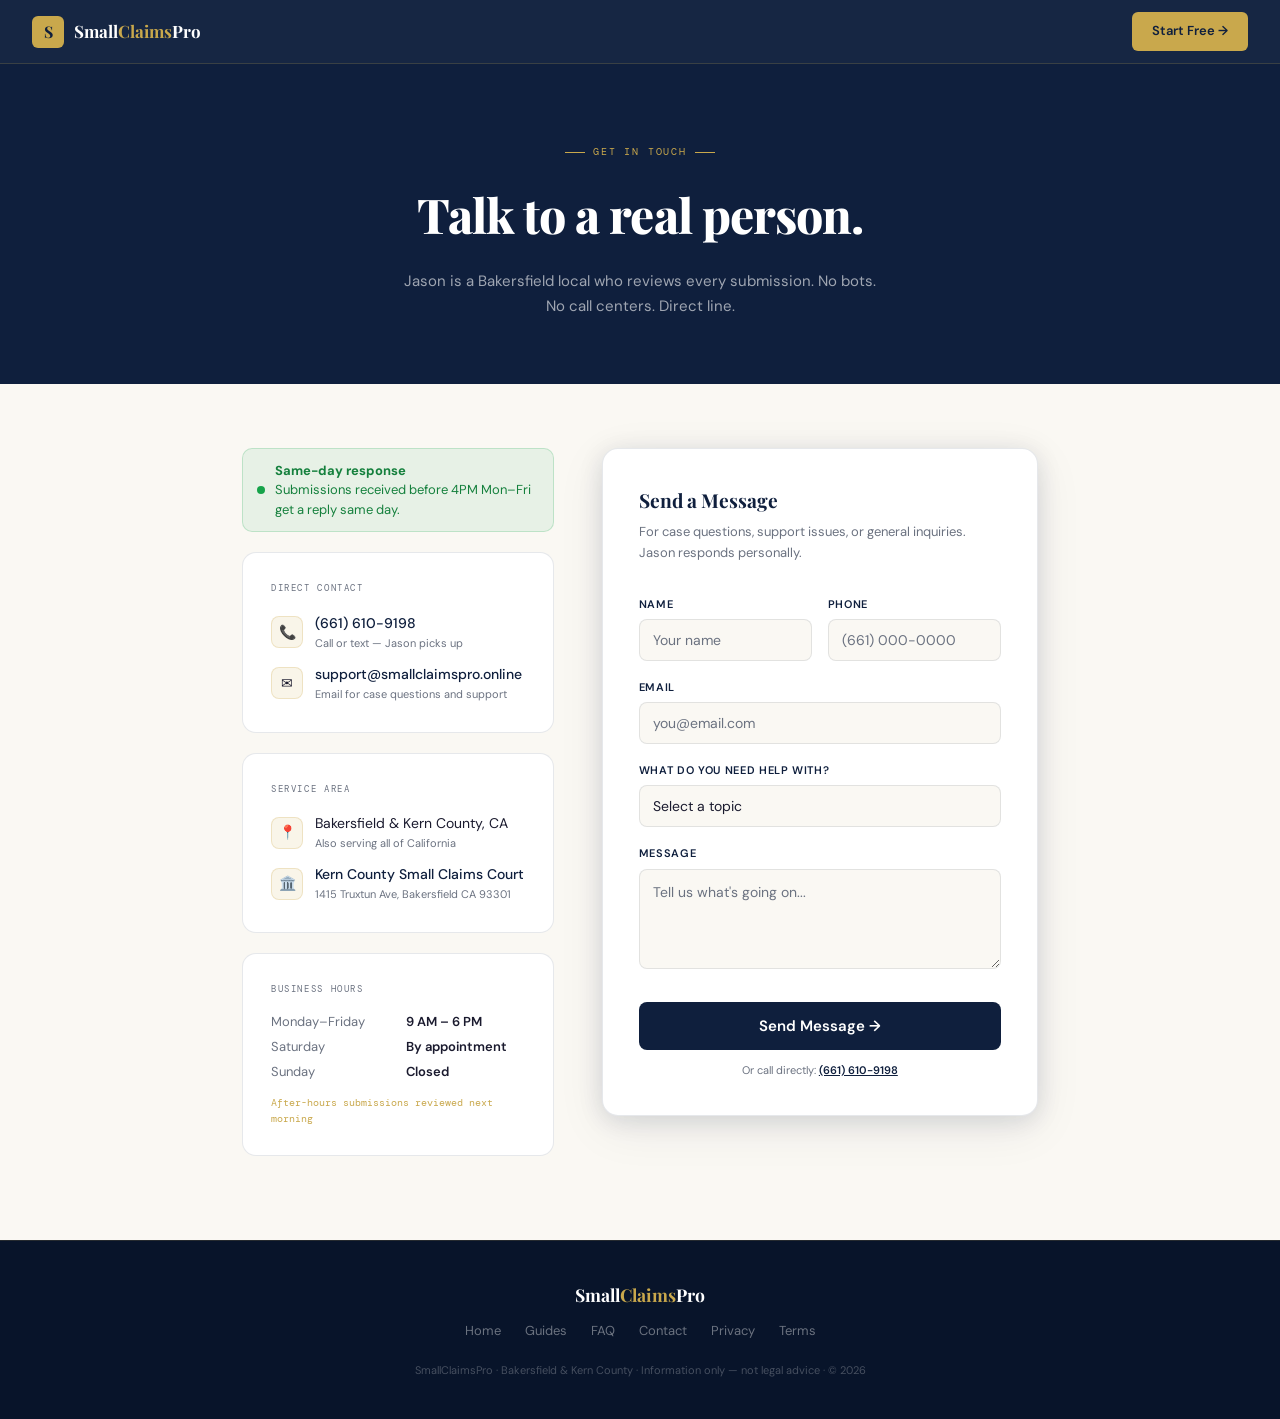
<file: contact.html>
<!-- CONTACT PAGE -->
<!DOCTYPE html>
<html lang="en">
<head>
<meta charset="UTF-8"/>
<meta name="viewport" content="width=device-width, initial-scale=1.0"/>
<title>Contact | SmallClaimsPro — Bakersfield Small Claims Help</title>
<link rel="preconnect" href="https://fonts.googleapis.com"/>
<link href="https://fonts.googleapis.com/css2?family=Playfair+Display:wght@700;800&family=DM+Sans:wght@300;400;500;600&family=DM+Mono:wght@400;500&display=swap" rel="stylesheet"/>
<style>
:root{--navy:#0f1f3d;--navy3:#1e3460;--gold:#c9a84c;--gold2:#e8c76a;--gold-dim:rgba(201,168,76,0.12);--gold-line:rgba(201,168,76,0.25);--cream:#faf8f3;--cream2:#f3efe6;--white:#fff;--text:#1a1a2e;--muted:#6b7280;--border:rgba(15,31,61,0.1);--border2:rgba(15,31,61,0.06);--green:#16a34a;--serif:'Playfair Display',Georgia,serif;--sans:'DM Sans',sans-serif;--mono:'DM Mono',monospace;--shadow-lg:0 4px 24px rgba(15,31,61,0.12),0 12px 48px rgba(15,31,61,0.08);}
*{box-sizing:border-box;margin:0;padding:0;}html{scroll-behavior:smooth;}
body{background:var(--cream);color:var(--text);font-family:var(--sans);font-size:16px;line-height:1.6;}
nav{position:sticky;top:0;z-index:100;background:rgba(15,31,61,0.97);backdrop-filter:blur(12px);padding:0 2rem;height:64px;display:flex;align-items:center;justify-content:space-between;border-bottom:1px solid rgba(201,168,76,0.2);}
.nav-brand{display:flex;align-items:center;gap:10px;text-decoration:none;}
.nav-logo-mark{width:32px;height:32px;background:var(--gold);border-radius:6px;display:flex;align-items:center;justify-content:center;font-family:var(--serif);font-size:16px;font-weight:700;color:var(--navy);}
.nav-brand-text{font-family:var(--serif);font-size:17px;font-weight:700;color:white;}
.nav-brand-text span{color:var(--gold);}
.nav-cta{background:var(--gold);color:var(--navy);padding:9px 20px;border-radius:6px;font-size:13px;font-weight:600;text-decoration:none;}
.page-hero{background:var(--navy);padding:5rem 2rem 4rem;text-align:center;}
.eyebrow{font-family:var(--mono);font-size:10px;letter-spacing:0.18em;color:var(--gold);text-transform:uppercase;margin-bottom:1rem;display:flex;align-items:center;justify-content:center;gap:8px;}
.eyebrow::before,.eyebrow::after{content:'';width:20px;height:1px;background:var(--gold);}
h1{font-family:var(--serif);font-size:clamp(2rem,4vw,3rem);font-weight:800;color:white;margin-bottom:1rem;letter-spacing:-0.02em;}
.page-sub{font-size:15px;color:rgba(255,255,255,0.6);max-width:480px;margin:0 auto;line-height:1.7;}

.contact-layout{max-width:860px;margin:0 auto;padding:4rem 2rem;display:grid;grid-template-columns:1fr 1.4fr;gap:3rem;align-items:start;}

/* INFO */
.info-block{background:white;border:1px solid var(--border);border-radius:14px;padding:1.75rem;margin-bottom:1.25rem;}
.ib-label{font-family:var(--mono);font-size:9px;letter-spacing:0.18em;color:var(--muted);text-transform:uppercase;margin-bottom:1rem;}
.ib-line{display:flex;align-items:center;gap:12px;margin-bottom:10px;}
.ib-line:last-child{margin-bottom:0;}
.ib-icon{width:32px;height:32px;border-radius:8px;background:var(--gold-dim);border:1px solid var(--gold-line);display:flex;align-items:center;justify-content:center;font-size:14px;flex-shrink:0;}
.ib-text{font-size:14px;color:var(--text);}
.ib-text a{color:var(--navy);text-decoration:none;font-weight:500;}
.ib-text a:hover{color:var(--gold);}
.ib-text small{display:block;font-size:11px;color:var(--muted);margin-top:1px;}
.response-badge{background:rgba(22,163,74,0.08);border:1px solid rgba(22,163,74,0.2);border-radius:10px;padding:12px 14px;display:flex;align-items:center;gap:10px;margin-bottom:1.25rem;}
.rb-dot{width:8px;height:8px;border-radius:50%;background:#16a34a;animation:pulse 2s infinite;flex-shrink:0;}
@keyframes pulse{0%,100%{opacity:1}50%{opacity:0.4}}
.rb-text{font-size:13px;color:#15803d;line-height:1.5;}
.rb-text strong{display:block;}

/* FORM */
.contact-form-card{background:white;border:1px solid var(--border);border-radius:16px;padding:2.25rem;box-shadow:var(--shadow-lg);}
.form-title{font-family:var(--serif);font-size:1.2rem;font-weight:700;color:var(--navy);margin-bottom:0.4rem;}
.form-sub{font-size:13px;color:var(--muted);margin-bottom:2rem;line-height:1.6;}
.fg{margin-bottom:1.1rem;}
.fg label{display:block;font-size:11px;font-weight:600;color:var(--navy);text-transform:uppercase;letter-spacing:0.06em;margin-bottom:6px;}
.fg input,.fg textarea,.fg select{width:100%;background:var(--cream);border:1.5px solid var(--border);color:var(--text);font-family:var(--sans);font-size:14px;padding:11px 13px;border-radius:8px;outline:none;transition:border-color 0.2s;-webkit-appearance:none;}
.fg input:focus,.fg textarea:focus,.fg select:focus{border-color:var(--navy);background:white;}
.fg textarea{min-height:100px;resize:vertical;line-height:1.6;}
.fg input::placeholder,.fg textarea::placeholder{color:var(--muted);}
.fg-row{display:grid;grid-template-columns:1fr 1fr;gap:1rem;}
.submit-btn{width:100%;background:var(--navy);color:white;border:none;border-radius:8px;padding:14px;font-family:var(--sans);font-size:15px;font-weight:600;cursor:pointer;transition:all 0.2s;margin-top:0.5rem;}
.submit-btn:hover{background:var(--navy3);transform:translateY(-1px);}
.form-note{font-size:11px;color:var(--muted);text-align:center;margin-top:0.75rem;line-height:1.6;}
.success-msg{display:none;background:rgba(22,163,74,0.08);border:1px solid rgba(22,163,74,0.2);border-radius:8px;padding:1.25rem;text-align:center;margin-top:1rem;}
.success-msg p{font-size:14px;color:#15803d;line-height:1.6;}

footer{background:#08142a;padding:2.5rem 2rem;text-align:center;border-top:1px solid rgba(201,168,76,0.15);}
.footer-brand{font-family:var(--serif);font-size:1.1rem;font-weight:700;color:white;margin-bottom:0.75rem;}
.footer-brand span{color:var(--gold);}
.footer-links{display:flex;justify-content:center;flex-wrap:wrap;gap:1.5rem;margin-bottom:1.25rem;}
.footer-links a{font-size:13px;color:rgba(255,255,255,0.4);text-decoration:none;}
.footer-links a:hover{color:var(--gold);}
footer p{font-size:11px;color:rgba(255,255,255,0.25);}
@media(max-width:768px){.contact-layout{grid-template-columns:1fr;}.fg-row{grid-template-columns:1fr;}}
</style>
</head>
<body>
<nav>
  <a href="/" class="nav-brand"><div class="nav-logo-mark">S</div><span class="nav-brand-text">Small<span>Claims</span>Pro</span></a>
  <a href="/#intake" class="nav-cta">Start Free →</a>
</nav>

<div class="page-hero">
  <div class="eyebrow">Get in Touch</div>
  <h1>Talk to a real person.</h1>
  <p class="page-sub">Jason is a Bakersfield local who reviews every submission. No bots. No call centers. Direct line.</p>
</div>

<div class="contact-layout">
  <div>
    <div class="response-badge">
      <div class="rb-dot"></div>
      <div class="rb-text"><strong>Same-day response</strong>Submissions received before 4PM Mon–Fri get a reply same day.</div>
    </div>

    <div class="info-block">
      <div class="ib-label">Direct Contact</div>
      <div class="ib-line"><div class="ib-icon">📞</div><div class="ib-text"><a href="tel:6616109198">(661) 610-9198</a><small>Call or text — Jason picks up</small></div></div>
      <div class="ib-line"><div class="ib-icon">✉</div><div class="ib-text"><a href="mailto:support@smallclaimspro.online">support@smallclaimspro.online</a><small>Email for case questions and support</small></div></div>
    </div>

    <div class="info-block">
      <div class="ib-label">Service Area</div>
      <div class="ib-line"><div class="ib-icon">📍</div><div class="ib-text">Bakersfield & Kern County, CA<small>Also serving all of California</small></div></div>
      <div class="ib-line"><div class="ib-icon">🏛️</div><div class="ib-text"><a href="https://www.kern.courts.ca.gov/divisions/small-claims" target="_blank">Kern County Small Claims Court</a><small>1415 Truxtun Ave, Bakersfield CA 93301</small></div></div>
    </div>

    <div class="info-block">
      <div class="ib-label">Business Hours</div>
      <div style="display:grid;grid-template-columns:1fr 1fr;gap:4px 1rem;font-size:13px;">
        <span style="color:var(--muted);">Monday–Friday</span><span style="font-weight:600;">9 AM – 6 PM</span>
        <span style="color:var(--muted);">Saturday</span><span style="font-weight:600;">By appointment</span>
        <span style="color:var(--muted);">Sunday</span><span style="font-weight:600;">Closed</span>
      </div>
      <div style="margin-top:0.75rem;font-family:var(--mono);font-size:10px;color:var(--gold);">After-hours submissions reviewed next morning</div>
    </div>
  </div>

  <div class="contact-form-card">
    <div class="form-title">Send a Message</div>
    <p class="form-sub">For case questions, support issues, or general inquiries. Jason responds personally.</p>
    <form id="contact-form" action="https://formspree.io/f/mrezgngr" method="POST" onsubmit="handleContact(event)">
      <input type="hidden" name="form_type" value="scp_contact"/>
      <div class="fg-row">
        <div class="fg"><label>Name</label><input type="text" name="name" placeholder="Your name" required/></div>
        <div class="fg"><label>Phone</label><input type="tel" name="phone" placeholder="(661) 000-0000"/></div>
      </div>
      <div class="fg"><label>Email</label><input type="email" name="email" placeholder="you@email.com" required/></div>
      <div class="fg">
        <label>What do you need help with?</label>
        <select name="subject">
          <option value="">Select a topic</option>
          <option>Question about my case</option>
          <option>Question about my submission</option>
          <option>Issue with a purchase</option>
          <option>Refund request</option>
          <option>General small claims question</option>
          <option>Something else</option>
        </select>
      </div>
      <div class="fg"><label>Message</label><textarea name="message" placeholder="Tell us what's going on..." required></textarea></div>
      <button type="submit" class="submit-btn">Send Message →</button>
      <p class="form-note">Or call directly: <a href="tel:6616109198" style="color:var(--navy);font-weight:600;">(661) 610-9198</a></p>
    </form>
    <div class="success-msg" id="success-msg"><p>✓ Message received. Jason will reply same business day. Check your email.</p></div>
  </div>
</div>

<footer>
  <div class="footer-brand">Small<span>Claims</span>Pro</div>
  <div class="footer-links"><a href="/">Home</a><a href="/blog">Guides</a><a href="/faq">FAQ</a><a href="/contact">Contact</a><a href="/privacy">Privacy</a><a href="/terms">Terms</a></div>
  <p>SmallClaimsPro · Bakersfield & Kern County · Information only — not legal advice · © 2026</p>
</footer>
<script>
function handleContact(e){
  e.preventDefault();
  const form=document.getElementById('contact-form');
  fetch(form.action,{method:'POST',body:new FormData(form),headers:{Accept:'application/json'}})
    .then(r=>{form.style.display='none';document.getElementById('success-msg').style.display='block';})
    .catch(()=>form.submit());
}
</script>
</body>
</html>
</file>
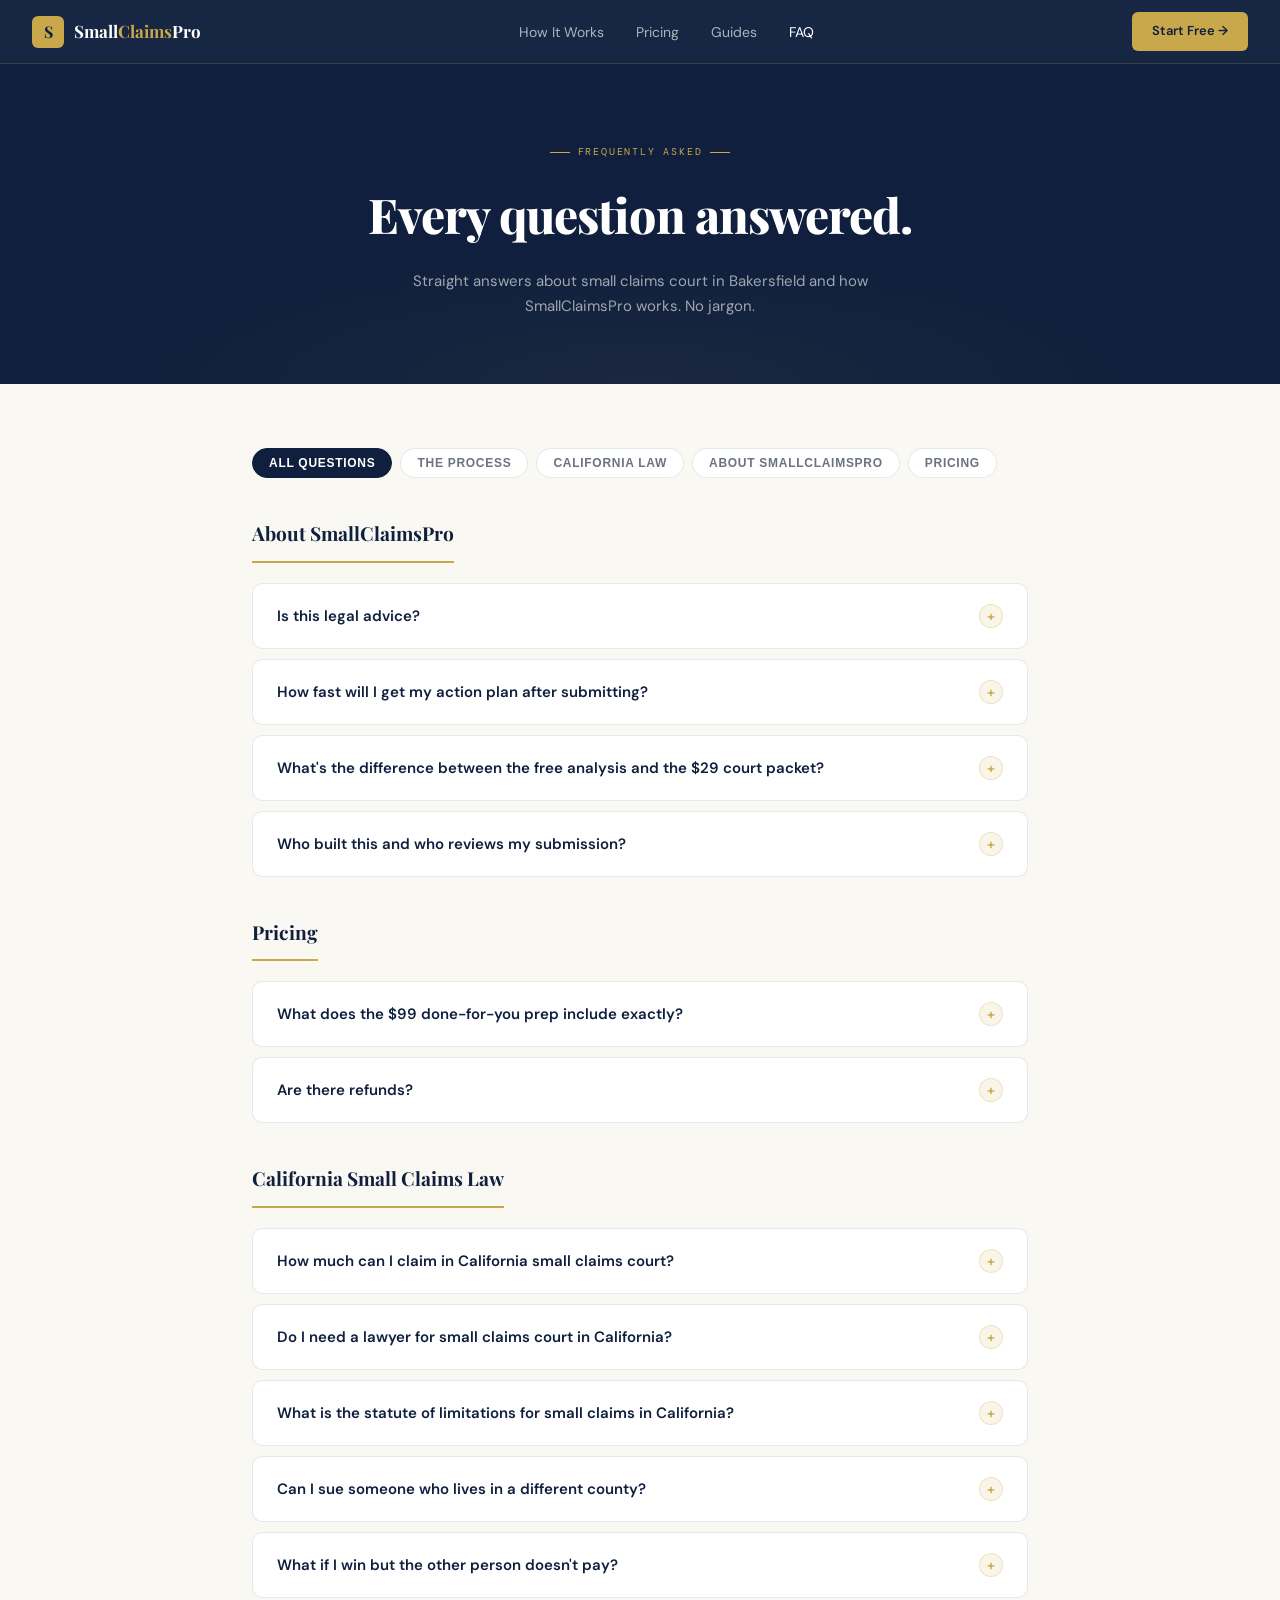
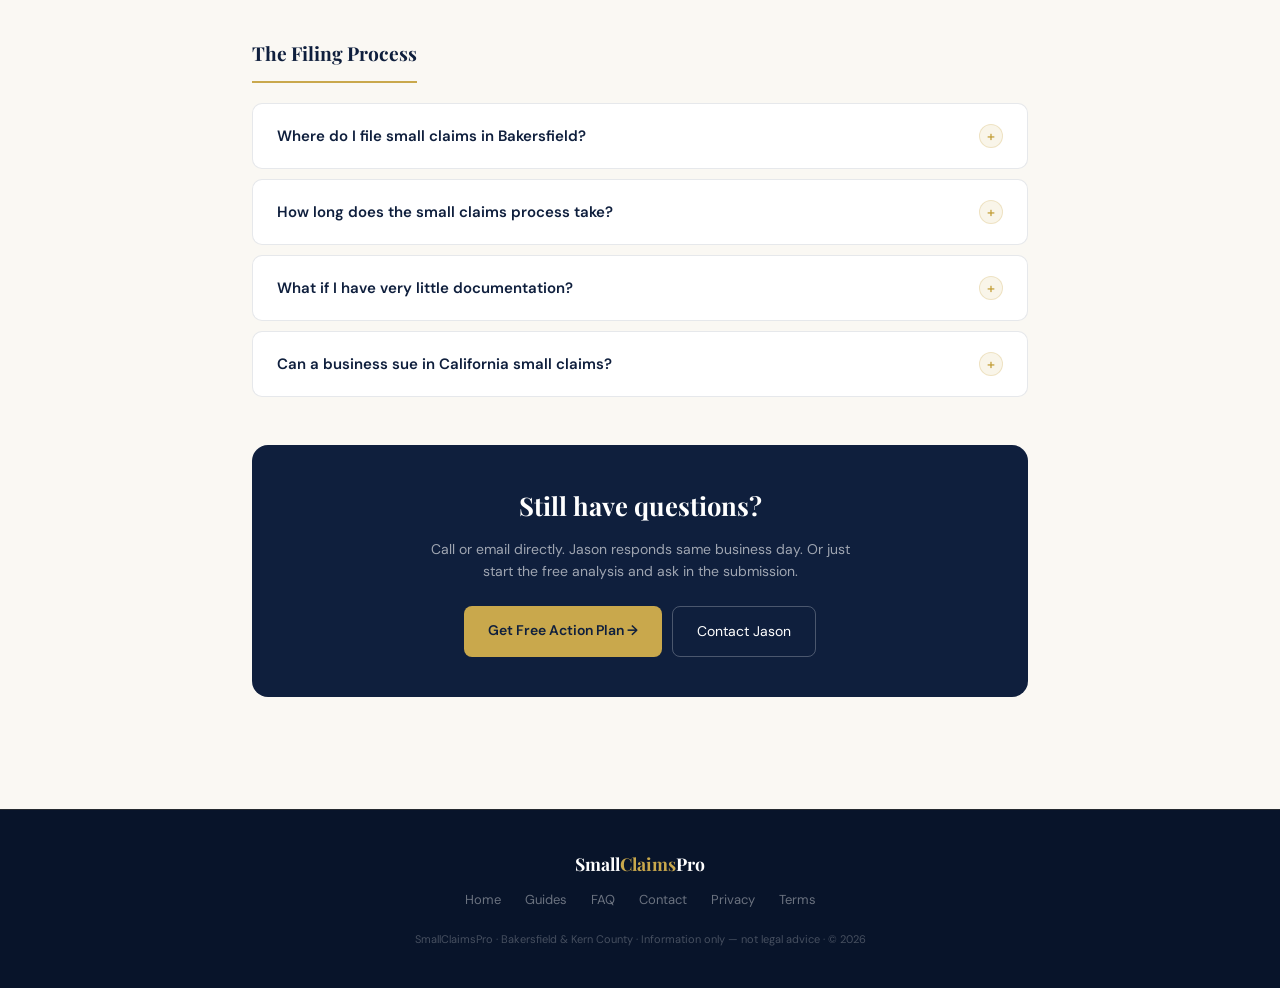
<file: faq.html>
<!DOCTYPE html>
<html lang="en">
<head>
<meta charset="UTF-8"/>
<meta name="viewport" content="width=device-width, initial-scale=1.0"/>
<title>FAQ | SmallClaimsPro — Bakersfield Small Claims Help</title>
<meta name="description" content="Answers to the most common questions about small claims court in Bakersfield and Kern County California."/>
<link rel="preconnect" href="https://fonts.googleapis.com"/>
<link href="https://fonts.googleapis.com/css2?family=Playfair+Display:wght@700;800&family=DM+Sans:wght@300;400;500;600&family=DM+Mono:wght@400;500&display=swap" rel="stylesheet"/>
<style>
:root{--navy:#0f1f3d;--navy3:#1e3460;--gold:#c9a84c;--gold2:#e8c76a;--gold-dim:rgba(201,168,76,0.12);--gold-line:rgba(201,168,76,0.25);--cream:#faf8f3;--cream2:#f3efe6;--white:#fff;--text:#1a1a2e;--muted:#6b7280;--border:rgba(15,31,61,0.1);--green:#16a34a;--green-dim:rgba(22,163,74,0.08);--serif:'Playfair Display',Georgia,serif;--sans:'DM Sans',sans-serif;--mono:'DM Mono',monospace;--shadow:0 1px 3px rgba(15,31,61,0.08),0 4px 16px rgba(15,31,61,0.06);}
*{box-sizing:border-box;margin:0;padding:0;}html{scroll-behavior:smooth;}
body{background:var(--cream);color:var(--text);font-family:var(--sans);font-size:16px;line-height:1.6;}
nav{position:sticky;top:0;z-index:100;background:rgba(15,31,61,0.97);backdrop-filter:blur(12px);padding:0 2rem;height:64px;display:flex;align-items:center;justify-content:space-between;border-bottom:1px solid rgba(201,168,76,0.2);}
.nav-brand{display:flex;align-items:center;gap:10px;text-decoration:none;}
.nav-logo-mark{width:32px;height:32px;background:var(--gold);border-radius:6px;display:flex;align-items:center;justify-content:center;font-family:var(--serif);font-size:16px;font-weight:700;color:var(--navy);}
.nav-brand-text{font-family:var(--serif);font-size:17px;font-weight:700;color:white;}
.nav-brand-text span{color:var(--gold);}
.nav-links{display:flex;gap:2rem;list-style:none;}
.nav-links a{color:rgba(255,255,255,0.65);font-size:14px;text-decoration:none;transition:color 0.2s;}
.nav-links a:hover,.nav-links a.active{color:white;}
.nav-cta{background:var(--gold);color:var(--navy);padding:9px 20px;border-radius:6px;font-size:13px;font-weight:600;text-decoration:none;}

.page-hero{background:var(--navy);padding:5rem 2rem 4rem;text-align:center;position:relative;overflow:hidden;}
.page-hero::before{content:'';position:absolute;inset:0;background:radial-gradient(ellipse 60% 60% at 50% 100%,rgba(201,168,76,0.06) 0%,transparent 70%);pointer-events:none;}
.eyebrow{font-family:var(--mono);font-size:10px;letter-spacing:0.18em;color:var(--gold);text-transform:uppercase;margin-bottom:1rem;display:flex;align-items:center;justify-content:center;gap:8px;}
.eyebrow::before,.eyebrow::after{content:'';width:20px;height:1px;background:var(--gold);}
h1{font-family:var(--serif);font-size:clamp(2rem,4vw,3rem);font-weight:800;color:white;margin-bottom:1rem;letter-spacing:-0.02em;}
.page-sub{font-size:15px;color:rgba(255,255,255,0.6);max-width:480px;margin:0 auto;line-height:1.7;}

.faq-layout{max-width:840px;margin:0 auto;padding:4rem 2rem;}

/* CATEGORY TABS */
.faq-cats{display:flex;gap:8px;flex-wrap:wrap;margin-bottom:2.5rem;}
.faq-cat{background:white;border:1px solid var(--border);color:var(--muted);font-size:12px;font-weight:600;padding:7px 16px;border-radius:20px;cursor:pointer;transition:all 0.15s;text-transform:uppercase;letter-spacing:0.06em;}
.faq-cat:hover{border-color:var(--navy);color:var(--navy);}
.faq-cat.active{background:var(--navy);color:white;border-color:var(--navy);}

/* FAQ GROUPS */
.faq-group{margin-bottom:2.5rem;}
.faq-group-title{font-family:var(--serif);font-size:1.2rem;font-weight:700;color:var(--navy);margin-bottom:1.25rem;padding-bottom:0.75rem;border-bottom:2px solid var(--gold);display:inline-block;}
.faq-item{border:1px solid var(--border);border-radius:10px;overflow:hidden;margin-bottom:10px;background:white;transition:box-shadow 0.2s;}
.faq-item:hover{box-shadow:var(--shadow);}
.faq-q{width:100%;text-align:left;background:none;border:none;padding:1.25rem 1.5rem;font-family:var(--sans);font-size:15px;font-weight:600;color:var(--navy);cursor:pointer;display:flex;justify-content:space-between;align-items:center;gap:1rem;}
.faq-toggle{width:24px;height:24px;border-radius:50%;background:var(--gold-dim);border:1px solid var(--gold-line);display:flex;align-items:center;justify-content:center;color:var(--gold);font-size:14px;flex-shrink:0;transition:all 0.25s;}
.faq-item.open .faq-toggle{background:var(--gold);color:var(--navy);transform:rotate(45deg);}
.faq-a{max-height:0;overflow:hidden;transition:max-height 0.35s ease;}
.faq-item.open .faq-a{max-height:600px;}
.faq-a-inner{padding:0 1.5rem 1.5rem;font-size:14px;color:var(--muted);line-height:1.8;border-top:1px solid var(--border);}
.faq-a-inner p{margin-bottom:0.75rem;}
.faq-a-inner p:last-child{margin-bottom:0;}
.faq-a-inner a{color:var(--navy);font-weight:500;}
.faq-a-inner strong{color:var(--text);}
.faq-a-inner ul{padding-left:1.25rem;margin-top:0.5rem;}
.faq-a-inner li{margin-bottom:5px;}

/* CTA STRIP */
.cta-strip{background:var(--navy);border-radius:16px;padding:2.5rem;text-align:center;margin:3rem 0;}
.cta-strip h2{font-family:var(--serif);font-size:1.6rem;font-weight:700;color:white;margin-bottom:0.75rem;}
.cta-strip p{font-size:14px;color:rgba(255,255,255,0.6);margin-bottom:1.5rem;max-width:440px;margin-left:auto;margin-right:auto;}
.cta-strip-btns{display:flex;justify-content:center;gap:10px;flex-wrap:wrap;}
.btn-gold{background:var(--gold);color:var(--navy);padding:13px 24px;border-radius:8px;font-size:14px;font-weight:600;text-decoration:none;transition:background 0.2s;}
.btn-gold:hover{background:var(--gold2);}
.btn-outline-white{background:transparent;color:white;padding:13px 24px;border-radius:8px;font-size:14px;border:1px solid rgba(255,255,255,0.25);text-decoration:none;transition:all 0.2s;}
.btn-outline-white:hover{background:rgba(255,255,255,0.1);}

footer{background:#08142a;padding:2.5rem 2rem;text-align:center;border-top:1px solid rgba(201,168,76,0.15);}
.footer-brand{font-family:var(--serif);font-size:1.1rem;font-weight:700;color:white;margin-bottom:0.75rem;}
.footer-brand span{color:var(--gold);}
.footer-links{display:flex;justify-content:center;flex-wrap:wrap;gap:1.5rem;margin-bottom:1.25rem;}
.footer-links a{font-size:13px;color:rgba(255,255,255,0.4);text-decoration:none;}
.footer-links a:hover{color:var(--gold);}
footer p{font-size:11px;color:rgba(255,255,255,0.25);}
@media(max-width:768px){nav .nav-links{display:none;}}
</style>
</head>
<body>
<nav>
  <a href="/" class="nav-brand"><div class="nav-logo-mark">S</div><span class="nav-brand-text">Small<span>Claims</span>Pro</span></a>
  <ul class="nav-links">
    <li><a href="/#how-it-works">How It Works</a></li>
    <li><a href="/#pricing">Pricing</a></li>
    <li><a href="/blog">Guides</a></li>
    <li><a href="/faq" class="active">FAQ</a></li>
  </ul>
  <a href="/#intake" class="nav-cta">Start Free →</a>
</nav>

<div class="page-hero">
  <div class="eyebrow">Frequently Asked</div>
  <h1>Every question answered.</h1>
  <p class="page-sub">Straight answers about small claims court in Bakersfield and how SmallClaimsPro works. No jargon.</p>
</div>

<div class="faq-layout">
  <div class="faq-cats">
    <button class="faq-cat active" onclick="filterFaq('all',this)">All Questions</button>
    <button class="faq-cat" onclick="filterFaq('process',this)">The Process</button>
    <button class="faq-cat" onclick="filterFaq('legal',this)">California Law</button>
    <button class="faq-cat" onclick="filterFaq('product',this)">About SmallClaimsPro</button>
    <button class="faq-cat" onclick="filterFaq('pricing',this)">Pricing</button>
  </div>

  <!-- ABOUT THE PRODUCT -->
  <div class="faq-group" data-cat="product">
    <div class="faq-group-title">About SmallClaimsPro</div>

    <div class="faq-item">
      <button class="faq-q" onclick="toggleFaq(this)">Is this legal advice? <span class="faq-toggle">+</span></button>
      <div class="faq-a"><div class="faq-a-inner"><p><strong>No — and we're upfront about that.</strong> SmallClaimsPro provides educational information, document templates, and document preparation support only. We are not a law firm and do not provide legal advice or representation.</p><p>For most California small claims cases this doesn't matter — lawyers cannot represent parties at the hearing anyway. But if you need representation or have a complex legal situation, consult a licensed California attorney.</p></div></div>
    </div>

    <div class="faq-item">
      <button class="faq-q" onclick="toggleFaq(this)">How fast will I get my action plan after submitting? <span class="faq-toggle">+</span></button>
      <div class="faq-a"><div class="faq-a-inner"><p>Free analysis submissions receive a personal reply within <strong>2 business hours</strong> during business hours (9AM–6PM Mon–Fri). Jason reviews every submission personally — you're not getting a template, you're getting an actual read of your specific situation.</p><p>Paid court packets ($29) arrive within the same timeframe with your demand letter already drafted based on your case details.</p></div></div>
    </div>

    <div class="faq-item">
      <button class="faq-q" onclick="toggleFaq(this)">What's the difference between the free analysis and the $29 court packet? <span class="faq-toggle">+</span></button>
      <div class="faq-a"><div class="faq-a-inner"><p>The <strong>free analysis</strong> tells you what your case looks like, what evidence to gather, and what your realistic odds are. It's a roadmap.</p><p>The <strong>$29 court packet</strong> hands you the actual tools — your demand letter already drafted in California legal language, the Kern County SC-100 filing steps, an evidence checklist specific to your case type, and a hearing script so you don't freeze up in front of the judge.</p><p>Most people who are serious about filing upgrade to the $29 packet because the demand letter alone is worth more than $29 if it gets the other party to pay before you even file.</p></div></div>
    </div>

    <div class="faq-item">
      <button class="faq-q" onclick="toggleFaq(this)">Who built this and who reviews my submission? <span class="faq-toggle">+</span></button>
      <div class="faq-a"><div class="faq-a-inner"><p>SmallClaimsPro was built by Jason Manuel, founder of <a href="https://chaoticallyorganizedai.com" target="_blank">Chaotically Organized AI</a> and a Bakersfield local. Jason reviews every submission personally before sending your action plan. You're dealing with a real person from Bakersfield, not a chatbot generating generic templates.</p></div></div>
    </div>
  </div>

  <!-- PRICING -->
  <div class="faq-group" data-cat="pricing">
    <div class="faq-group-title">Pricing</div>

    <div class="faq-item">
      <button class="faq-q" onclick="toggleFaq(this)">What does the $99 done-for-you prep include exactly? <span class="faq-toggle">+</span></button>
      <div class="faq-a"><div class="faq-a-inner"><p>The $99 option is for people who want hands-on document preparation support. It includes everything in the $29 court packet plus:</p><ul><li>Direct review of your specific documents and evidence</li><li>Ready-to-file packet organization</li><li>Follow-up communication if information is missing or unclear</li><li>A personalized hearing prep session based on your specific case</li></ul><p>Choose this if your case is complex, the amount is significant, or you want the highest level of preparation support.</p></div></div>
    </div>

    <div class="faq-item">
      <button class="faq-q" onclick="toggleFaq(this)">Are there refunds? <span class="faq-toggle">+</span></button>
      <div class="faq-a"><div class="faq-a-inner"><p>If you paid for a court packet or done-for-you prep and are not satisfied with what you received, contact us at <a href="mailto:support@smallclaimspro.online">support@smallclaimspro.online</a> within 7 days of purchase. We will either fix the issue or issue a refund — we stand behind what we deliver.</p></div></div>
    </div>
  </div>

  <!-- CALIFORNIA LAW -->
  <div class="faq-group" data-cat="legal">
    <div class="faq-group-title">California Small Claims Law</div>

    <div class="faq-item">
      <button class="faq-q" onclick="toggleFaq(this)">How much can I claim in California small claims court? <span class="faq-toggle">+</span></button>
      <div class="faq-a"><div class="faq-a-inner"><p>As of 2026, the limits are:</p><ul><li><strong>Individuals:</strong> up to $12,500 per claim</li><li><strong>Businesses, corporations, or public entities:</strong> up to $6,250</li><li>You may file up to 2 claims per calendar year that exceed $2,500</li></ul><p>Verify current limits at <a href="https://www.kern.courts.ca.gov/divisions/small-claims" target="_blank">kern.courts.ca.gov</a> as these can change.</p></div></div>
    </div>

    <div class="faq-item">
      <button class="faq-q" onclick="toggleFaq(this)">Do I need a lawyer for small claims court in California? <span class="faq-toggle">+</span></button>
      <div class="faq-a"><div class="faq-a-inner"><p><strong>No — and in most cases, lawyers cannot represent you at the hearing anyway.</strong> California Code of Civil Procedure Section 116.530 generally prohibits attorneys from representing parties at small claims hearings. Both sides argue their own cases directly to the judge.</p><p>This is actually a feature, not a bug — it levels the playing field and keeps costs low for everyone.</p></div></div>
    </div>

    <div class="faq-item">
      <button class="faq-q" onclick="toggleFaq(this)">What is the statute of limitations for small claims in California? <span class="faq-toggle">+</span></button>
      <div class="faq-a"><div class="faq-a-inner"><p>The time limit to file depends on your case type:</p><ul><li><strong>Written contracts:</strong> 4 years from the breach</li><li><strong>Oral contracts:</strong> 2 years from the breach</li><li><strong>Property damage:</strong> 3 years</li><li><strong>Personal injury:</strong> 2 years</li></ul><p>If you're close to the deadline, file sooner rather than later. Missing the statute of limitations means you lose your right to sue regardless of how strong your case is.</p></div></div>
    </div>

    <div class="faq-item">
      <button class="faq-q" onclick="toggleFaq(this)">Can I sue someone who lives in a different county? <span class="faq-toggle">+</span></button>
      <div class="faq-a"><div class="faq-a-inner"><p>Yes, but you typically need to file in the county where the defendant lives, works, or where the transaction occurred. If a Kern County contractor did work on your property in Bakersfield but lives in LA County, you can generally file in Kern County since that's where the work happened.</p></div></div>
    </div>

    <div class="faq-item">
      <button class="faq-q" onclick="toggleFaq(this)">What if I win but the other person doesn't pay? <span class="faq-toggle">+</span></button>
      <div class="faq-a"><div class="faq-a-inner"><p>A judgment in your favor is a legally enforceable court order. If the defendant doesn't pay voluntarily, you have enforcement tools including:</p><ul><li><strong>Wage garnishment</strong> — up to 25% of their disposable earnings</li><li><strong>Bank account levy</strong> — freeze and collect from their accounts</li><li><strong>Property lien</strong> — clouds their title if they own real estate</li><li><strong>Vehicle levy</strong> — seize and sell a registered vehicle</li></ul><p>California judgments are valid for 10 years and renewable. The judgment also shows on their credit report, which motivates most people to pay.</p></div></div>
    </div>
  </div>

  <!-- THE PROCESS -->
  <div class="faq-group" data-cat="process">
    <div class="faq-group-title">The Filing Process</div>

    <div class="faq-item">
      <button class="faq-q" onclick="toggleFaq(this)">Where do I file small claims in Bakersfield? <span class="faq-toggle">+</span></button>
      <div class="faq-a"><div class="faq-a-inner"><p><strong>Kern County Superior Court</strong><br>1415 Truxtun Avenue, Bakersfield, CA 93301<br>Small Claims window: First floor<br>Hours: Monday–Friday, 8:00 AM – 4:00 PM<br>Phone: (661) 868-5000</p></div></div>
    </div>

    <div class="faq-item">
      <button class="faq-q" onclick="toggleFaq(this)">How long does the small claims process take? <span class="faq-toggle">+</span></button>
      <div class="faq-a"><div class="faq-a-inner"><p>From filing to hearing is typically <strong>30–70 days</strong> in Kern County, depending on the court's calendar. After the hearing, if you win and the defendant still doesn't pay, enforcement can take additional weeks or months depending on their assets and cooperation.</p><p>Total timeline from "I want to file" to "I have my money" is typically 3–6 months for cooperative defendants, longer if enforcement is needed.</p></div></div>
    </div>

    <div class="faq-item">
      <button class="faq-q" onclick="toggleFaq(this)">What if I have very little documentation? <span class="faq-toggle">+</span></button>
      <div class="faq-a"><div class="faq-a-inner"><p>Submit your case anyway. Cases with minimal documentation can still succeed — what matters is what evidence you DO have and how well you present it.</p><p>Your action plan will tell you exactly what evidence can still be recovered (bank statements, screenshots, witnesses, contractor license records) and what your realistic chances look like given your situation. Don't assume you have a weak case just because you don't have a written contract.</p></div></div>
    </div>

    <div class="faq-item">
      <button class="faq-q" onclick="toggleFaq(this)">Can a business sue in California small claims? <span class="faq-toggle">+</span></button>
      <div class="faq-a"><div class="faq-a-inner"><p>Yes. Businesses, corporations, and LLCs can file in small claims court in California. However, the limit for businesses is <strong>$6,250</strong> (vs $12,500 for individuals). A corporation must be represented by a regular employee, officer, or director — not an outside attorney.</p></div></div>
    </div>
  </div>

  <div class="cta-strip">
    <h2>Still have questions?</h2>
    <p>Call or email directly. Jason responds same business day. Or just start the free analysis and ask in the submission.</p>
    <div class="cta-strip-btns">
      <a href="/#intake" class="btn-gold">Get Free Action Plan →</a>
      <a href="/contact" class="btn-outline-white">Contact Jason</a>
    </div>
  </div>
</div>

<footer>
  <div class="footer-brand">Small<span>Claims</span>Pro</div>
  <div class="footer-links"><a href="/">Home</a><a href="/blog">Guides</a><a href="/faq">FAQ</a><a href="/contact">Contact</a><a href="/privacy">Privacy</a><a href="/terms">Terms</a></div>
  <p>SmallClaimsPro · Bakersfield & Kern County · Information only — not legal advice · © 2026</p>
</footer>

<script>
function toggleFaq(btn){
  const item=btn.closest('.faq-item');
  const wasOpen=item.classList.contains('open');
  document.querySelectorAll('.faq-item.open').forEach(i=>i.classList.remove('open'));
  if(!wasOpen) item.classList.add('open');
}
function filterFaq(cat,btn){
  document.querySelectorAll('.faq-cat').forEach(b=>b.classList.remove('active'));
  btn.classList.add('active');
  document.querySelectorAll('.faq-group').forEach(g=>{
    g.style.display=(cat==='all'||g.dataset.cat===cat)?'block':'none';
  });
}
</script>
</body>
</html>
</file>
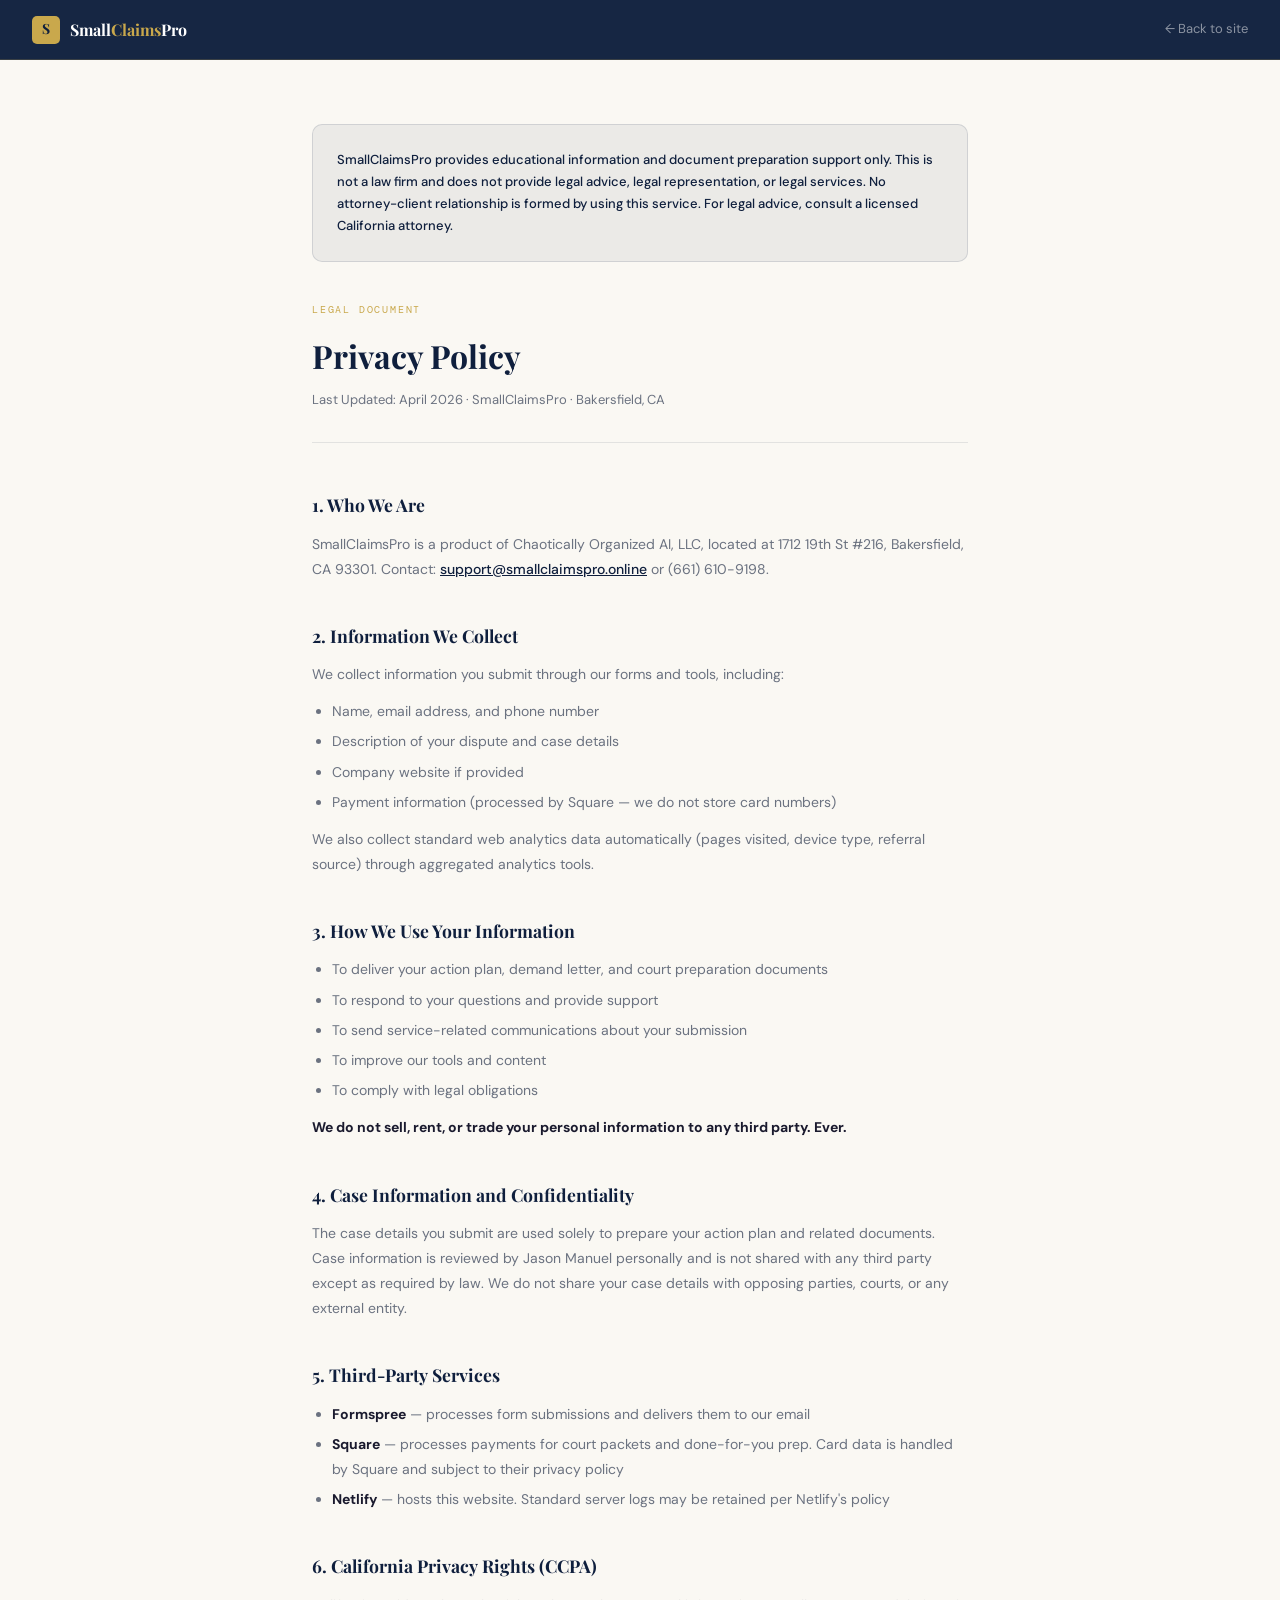
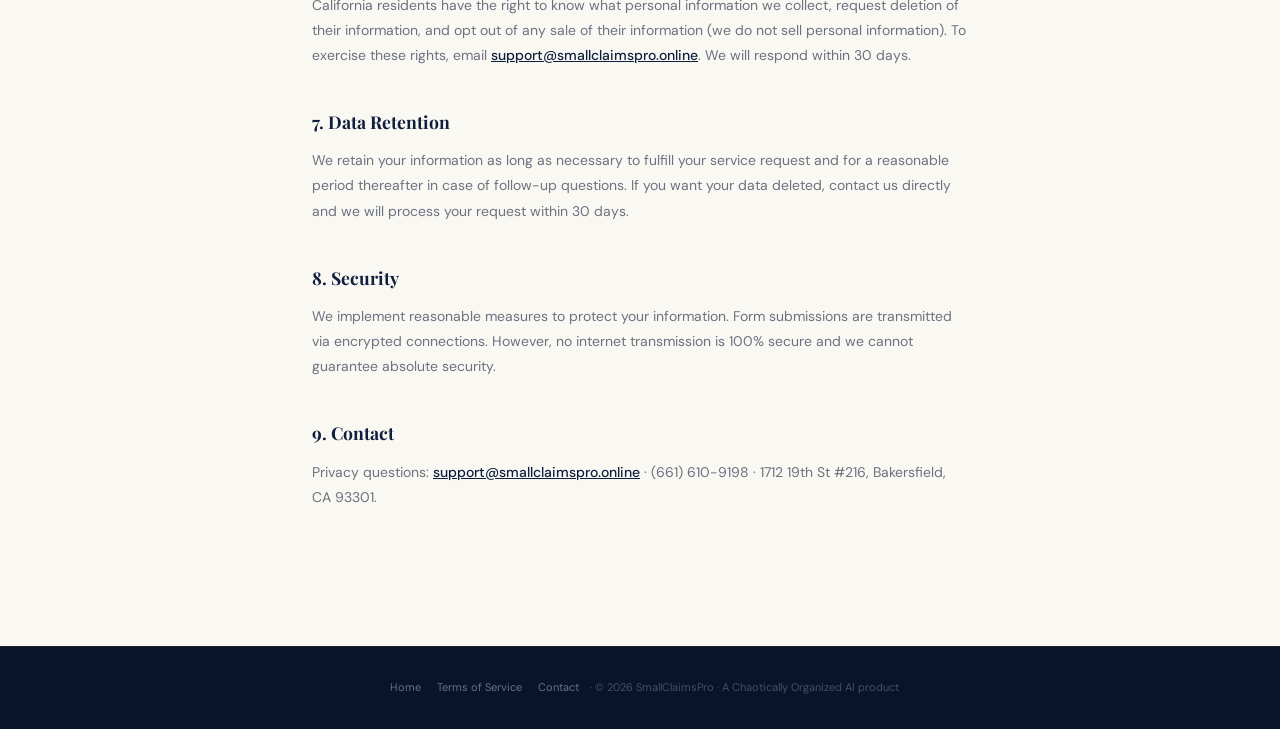
<file: privacy.html>
<!DOCTYPE html>
<html lang="en">
<head>
<meta charset="UTF-8"/>
<meta name="viewport" content="width=device-width, initial-scale=1.0"/>
<title>Privacy Policy | SmallClaimsPro</title>
<meta name="robots" content="noindex"/>
<link rel="preconnect" href="https://fonts.googleapis.com"/>
<link href="https://fonts.googleapis.com/css2?family=Playfair+Display:wght@700;800&family=DM+Sans:wght@300;400;500;600&family=DM+Mono:wght@400;500&display=swap" rel="stylesheet"/>
<style>
:root{--navy:#0f1f3d;--gold:#c9a84c;--cream:#faf8f3;--text:#1a1a2e;--muted:#6b7280;--border:rgba(15,31,61,0.1);--serif:'Playfair Display',Georgia,serif;--sans:'DM Sans',sans-serif;--mono:'DM Mono',monospace;}
*{box-sizing:border-box;margin:0;padding:0;}
body{background:var(--cream);color:var(--text);font-family:var(--sans);font-size:16px;line-height:1.6;}
nav{background:rgba(15,31,61,0.97);padding:0 2rem;height:60px;display:flex;align-items:center;justify-content:space-between;border-bottom:1px solid rgba(201,168,76,0.2);}
.nav-brand{display:flex;align-items:center;gap:10px;text-decoration:none;}
.nav-logo-mark{width:28px;height:28px;background:var(--gold);border-radius:5px;display:flex;align-items:center;justify-content:center;font-family:var(--serif);font-size:14px;font-weight:700;color:var(--navy);}
.nav-brand-text{font-family:var(--serif);font-size:16px;font-weight:700;color:white;}
.nav-brand-text span{color:var(--gold);}
.nav-back{font-size:13px;color:rgba(255,255,255,0.5);text-decoration:none;}
.nav-back:hover{color:white;}

.legal-wrap{max-width:720px;margin:0 auto;padding:4rem 2rem 6rem;}
.legal-top{margin-bottom:3rem;padding-bottom:2rem;border-bottom:1px solid var(--border);}
.doc-type{font-family:var(--mono);font-size:10px;letter-spacing:0.18em;color:var(--gold);text-transform:uppercase;margin-bottom:0.75rem;}
h1{font-family:var(--serif);font-size:2rem;font-weight:700;color:var(--navy);margin-bottom:0.5rem;}
.legal-date{font-size:13px;color:var(--muted);}
.legal-s{margin-bottom:2.5rem;}
.legal-s h2{font-family:var(--serif);font-size:1.1rem;font-weight:700;color:var(--navy);margin-bottom:0.75rem;}
.legal-s p{font-size:14px;color:var(--muted);line-height:1.8;margin-bottom:0.75rem;}
.legal-s p a{color:var(--navy);font-weight:500;}
.legal-s ul{padding-left:1.25rem;margin-bottom:0.75rem;}
.legal-s li{font-size:14px;color:var(--muted);line-height:1.8;margin-bottom:5px;}
.legal-s strong{color:var(--text);}
.disclaimer-box{background:rgba(15,31,61,0.06);border:1.5px solid rgba(15,31,61,0.12);border-radius:10px;padding:1.5rem;margin-bottom:2.5rem;}
.disclaimer-box p{font-size:13px;color:var(--navy);line-height:1.7;font-weight:500;margin-bottom:0;}

footer{background:#08142a;padding:2rem;text-align:center;border-top:1px solid rgba(201,168,76,0.1);}
footer p{font-size:11px;color:rgba(255,255,255,0.25);}
footer a{color:rgba(255,255,255,0.4);text-decoration:none;margin:0 0.5rem;}
footer a:hover{color:var(--gold);}
</style>
</head>
<body>
<nav>
  <a href="/" class="nav-brand"><div class="nav-logo-mark">S</div><span class="nav-brand-text">Small<span>Claims</span>Pro</span></a>
  <a href="/" class="nav-back">← Back to site</a>
</nav>

<div class="legal-wrap">
  <div class="disclaimer-box">
    <p>SmallClaimsPro provides educational information and document preparation support only. This is not a law firm and does not provide legal advice, legal representation, or legal services. No attorney-client relationship is formed by using this service. For legal advice, consult a licensed California attorney.</p>
  </div>

  <div class="legal-top">
    <div class="doc-type">Legal Document</div>
    <h1>Privacy Policy</h1>
    <div class="legal-date">Last Updated: April 2026 · SmallClaimsPro · Bakersfield, CA</div>
  </div>

  <div class="legal-s"><h2>1. Who We Are</h2><p>SmallClaimsPro is a product of Chaotically Organized AI, LLC, located at 1712 19th St #216, Bakersfield, CA 93301. Contact: <a href="mailto:support@smallclaimspro.online">support@smallclaimspro.online</a> or (661) 610-9198.</p></div>

  <div class="legal-s"><h2>2. Information We Collect</h2><p>We collect information you submit through our forms and tools, including:</p><ul><li>Name, email address, and phone number</li><li>Description of your dispute and case details</li><li>Company website if provided</li><li>Payment information (processed by Square — we do not store card numbers)</li></ul><p>We also collect standard web analytics data automatically (pages visited, device type, referral source) through aggregated analytics tools.</p></div>

  <div class="legal-s"><h2>3. How We Use Your Information</h2><ul><li>To deliver your action plan, demand letter, and court preparation documents</li><li>To respond to your questions and provide support</li><li>To send service-related communications about your submission</li><li>To improve our tools and content</li><li>To comply with legal obligations</li></ul><p><strong>We do not sell, rent, or trade your personal information to any third party. Ever.</strong></p></div>

  <div class="legal-s"><h2>4. Case Information and Confidentiality</h2><p>The case details you submit are used solely to prepare your action plan and related documents. Case information is reviewed by Jason Manuel personally and is not shared with any third party except as required by law. We do not share your case details with opposing parties, courts, or any external entity.</p></div>

  <div class="legal-s"><h2>5. Third-Party Services</h2><ul><li><strong>Formspree</strong> — processes form submissions and delivers them to our email</li><li><strong>Square</strong> — processes payments for court packets and done-for-you prep. Card data is handled by Square and subject to their privacy policy</li><li><strong>Netlify</strong> — hosts this website. Standard server logs may be retained per Netlify's policy</li></ul></div>

  <div class="legal-s"><h2>6. California Privacy Rights (CCPA)</h2><p>California residents have the right to know what personal information we collect, request deletion of their information, and opt out of any sale of their information (we do not sell personal information). To exercise these rights, email <a href="mailto:support@smallclaimspro.online">support@smallclaimspro.online</a>. We will respond within 30 days.</p></div>

  <div class="legal-s"><h2>7. Data Retention</h2><p>We retain your information as long as necessary to fulfill your service request and for a reasonable period thereafter in case of follow-up questions. If you want your data deleted, contact us directly and we will process your request within 30 days.</p></div>

  <div class="legal-s"><h2>8. Security</h2><p>We implement reasonable measures to protect your information. Form submissions are transmitted via encrypted connections. However, no internet transmission is 100% secure and we cannot guarantee absolute security.</p></div>

  <div class="legal-s"><h2>9. Contact</h2><p>Privacy questions: <a href="mailto:support@smallclaimspro.online">support@smallclaimspro.online</a> · (661) 610-9198 · 1712 19th St #216, Bakersfield, CA 93301.</p></div>
</div>

<footer>
  <p><a href="/">Home</a><a href="/terms">Terms of Service</a><a href="/contact">Contact</a> · © 2026 SmallClaimsPro · A Chaotically Organized AI product</p>
</footer>
</body>
</html>
</file>
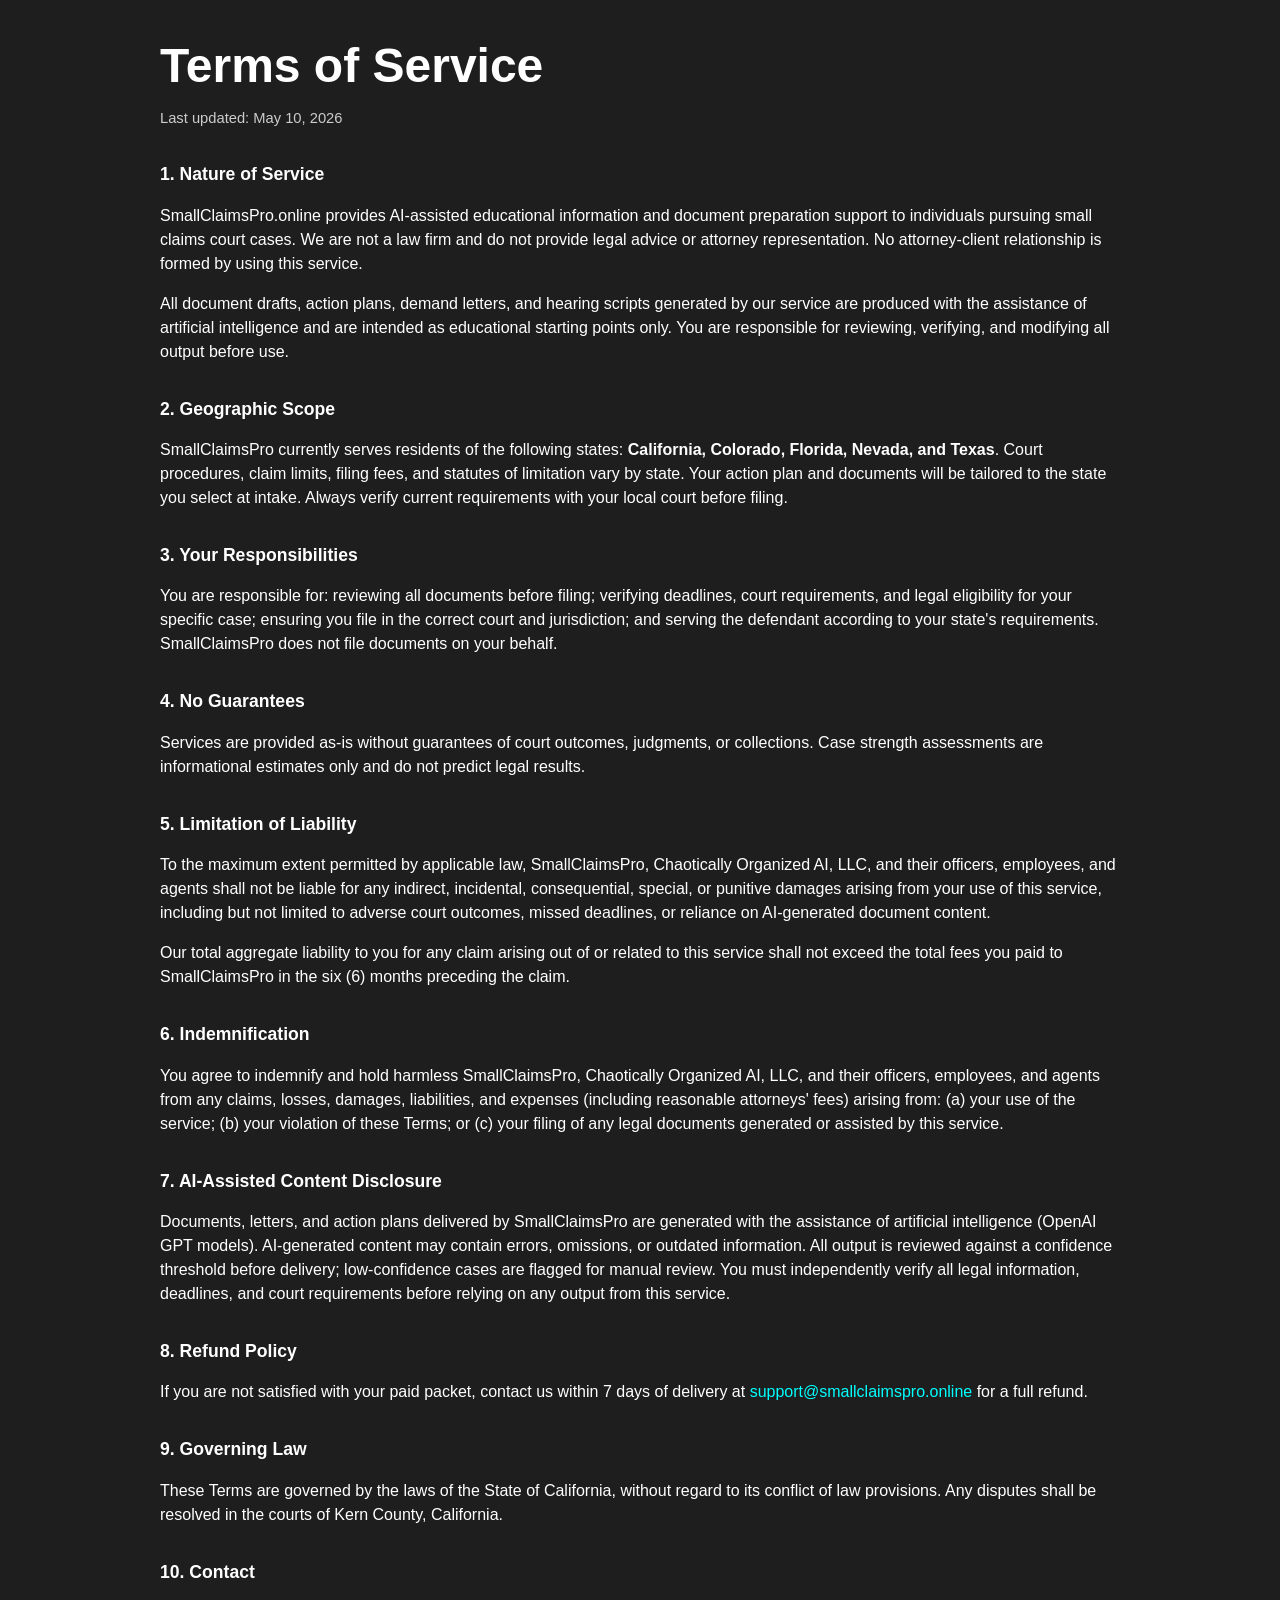
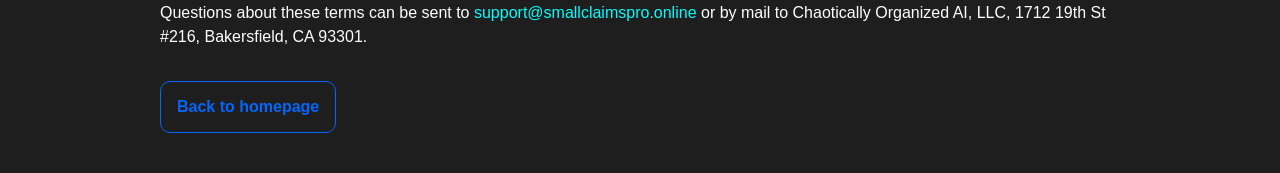
<file: terms.html>
<!doctype html>
<html lang="en">
  <head>
    <meta charset="UTF-8" />
    <meta name="viewport" content="width=device-width, initial-scale=1.0" />
    <title>Terms of Service | SmallClaimsPro.online</title>
    <meta name="description" content="Terms of Service for SmallClaimsPro.online." />
    <link rel="canonical" href="https://smallclaimspro.online/terms.html" />
    <link rel="stylesheet" href="./styles.css" />
  </head>
  <body>
    <main class="intake">
      <div class="container">
        <h1>Terms of Service</h1>
        <p class="note">Last updated: May 10, 2026</p>

        <h2 style="margin-top:2rem;font-size:1.1rem;">1. Nature of Service</h2>
        <p>
          SmallClaimsPro.online provides AI-assisted educational information and document preparation
          support to individuals pursuing small claims court cases. We are not a law firm and do not
          provide legal advice or attorney representation. No attorney-client relationship is formed
          by using this service.
        </p>
        <p>
          All document drafts, action plans, demand letters, and hearing scripts generated by our
          service are produced with the assistance of artificial intelligence and are intended as
          educational starting points only. You are responsible for reviewing, verifying, and
          modifying all output before use.
        </p>

        <h2 style="margin-top:2rem;font-size:1.1rem;">2. Geographic Scope</h2>
        <p>
          SmallClaimsPro currently serves residents of the following states: <strong>California,
          Colorado, Florida, Nevada, and Texas</strong>. Court procedures, claim limits, filing
          fees, and statutes of limitation vary by state. Your action plan and documents will be
          tailored to the state you select at intake. Always verify current requirements with your
          local court before filing.
        </p>

        <h2 style="margin-top:2rem;font-size:1.1rem;">3. Your Responsibilities</h2>
        <p>
          You are responsible for: reviewing all documents before filing; verifying deadlines, court
          requirements, and legal eligibility for your specific case; ensuring you file in the
          correct court and jurisdiction; and serving the defendant according to your state's
          requirements. SmallClaimsPro does not file documents on your behalf.
        </p>

        <h2 style="margin-top:2rem;font-size:1.1rem;">4. No Guarantees</h2>
        <p>
          Services are provided as-is without guarantees of court outcomes, judgments, or
          collections. Case strength assessments are informational estimates only and do not
          predict legal results.
        </p>

        <h2 style="margin-top:2rem;font-size:1.1rem;">5. Limitation of Liability</h2>
        <p>
          To the maximum extent permitted by applicable law, SmallClaimsPro, Chaotically Organized
          AI, LLC, and their officers, employees, and agents shall not be liable for any indirect,
          incidental, consequential, special, or punitive damages arising from your use of this
          service, including but not limited to adverse court outcomes, missed deadlines, or
          reliance on AI-generated document content.
        </p>
        <p>
          Our total aggregate liability to you for any claim arising out of or related to this
          service shall not exceed the total fees you paid to SmallClaimsPro in the six (6) months
          preceding the claim.
        </p>

        <h2 style="margin-top:2rem;font-size:1.1rem;">6. Indemnification</h2>
        <p>
          You agree to indemnify and hold harmless SmallClaimsPro, Chaotically Organized AI, LLC,
          and their officers, employees, and agents from any claims, losses, damages, liabilities,
          and expenses (including reasonable attorneys' fees) arising from: (a) your use of the
          service; (b) your violation of these Terms; or (c) your filing of any legal documents
          generated or assisted by this service.
        </p>

        <h2 style="margin-top:2rem;font-size:1.1rem;">7. AI-Assisted Content Disclosure</h2>
        <p>
          Documents, letters, and action plans delivered by SmallClaimsPro are generated with the
          assistance of artificial intelligence (OpenAI GPT models). AI-generated content may
          contain errors, omissions, or outdated information. All output is reviewed against a
          confidence threshold before delivery; low-confidence cases are flagged for manual review.
          You must independently verify all legal information, deadlines, and court requirements
          before relying on any output from this service.
        </p>

        <h2 style="margin-top:2rem;font-size:1.1rem;">8. Refund Policy</h2>
        <p>
          If you are not satisfied with your paid packet, contact us within 7 days of delivery at
          <a href="mailto:support@smallclaimspro.online">support@smallclaimspro.online</a> for a
          full refund.
        </p>

        <h2 style="margin-top:2rem;font-size:1.1rem;">9. Governing Law</h2>
        <p>
          These Terms are governed by the laws of the State of California, without regard to its
          conflict of law provisions. Any disputes shall be resolved in the courts of Kern County,
          California.
        </p>

        <h2 style="margin-top:2rem;font-size:1.1rem;">10. Contact</h2>
        <p>
          Questions about these terms can be sent to
          <a href="mailto:support@smallclaimspro.online">support@smallclaimspro.online</a> or by
          mail to Chaotically Organized AI, LLC, 1712 19th St #216, Bakersfield, CA 93301.
        </p>

        <div class="cta-row" style="margin-top:2rem;">
          <a class="btn btn-secondary" href="./index.html">Back to homepage</a>
        </div>
      </div>
    </main>
  </body>
</html>
</file>
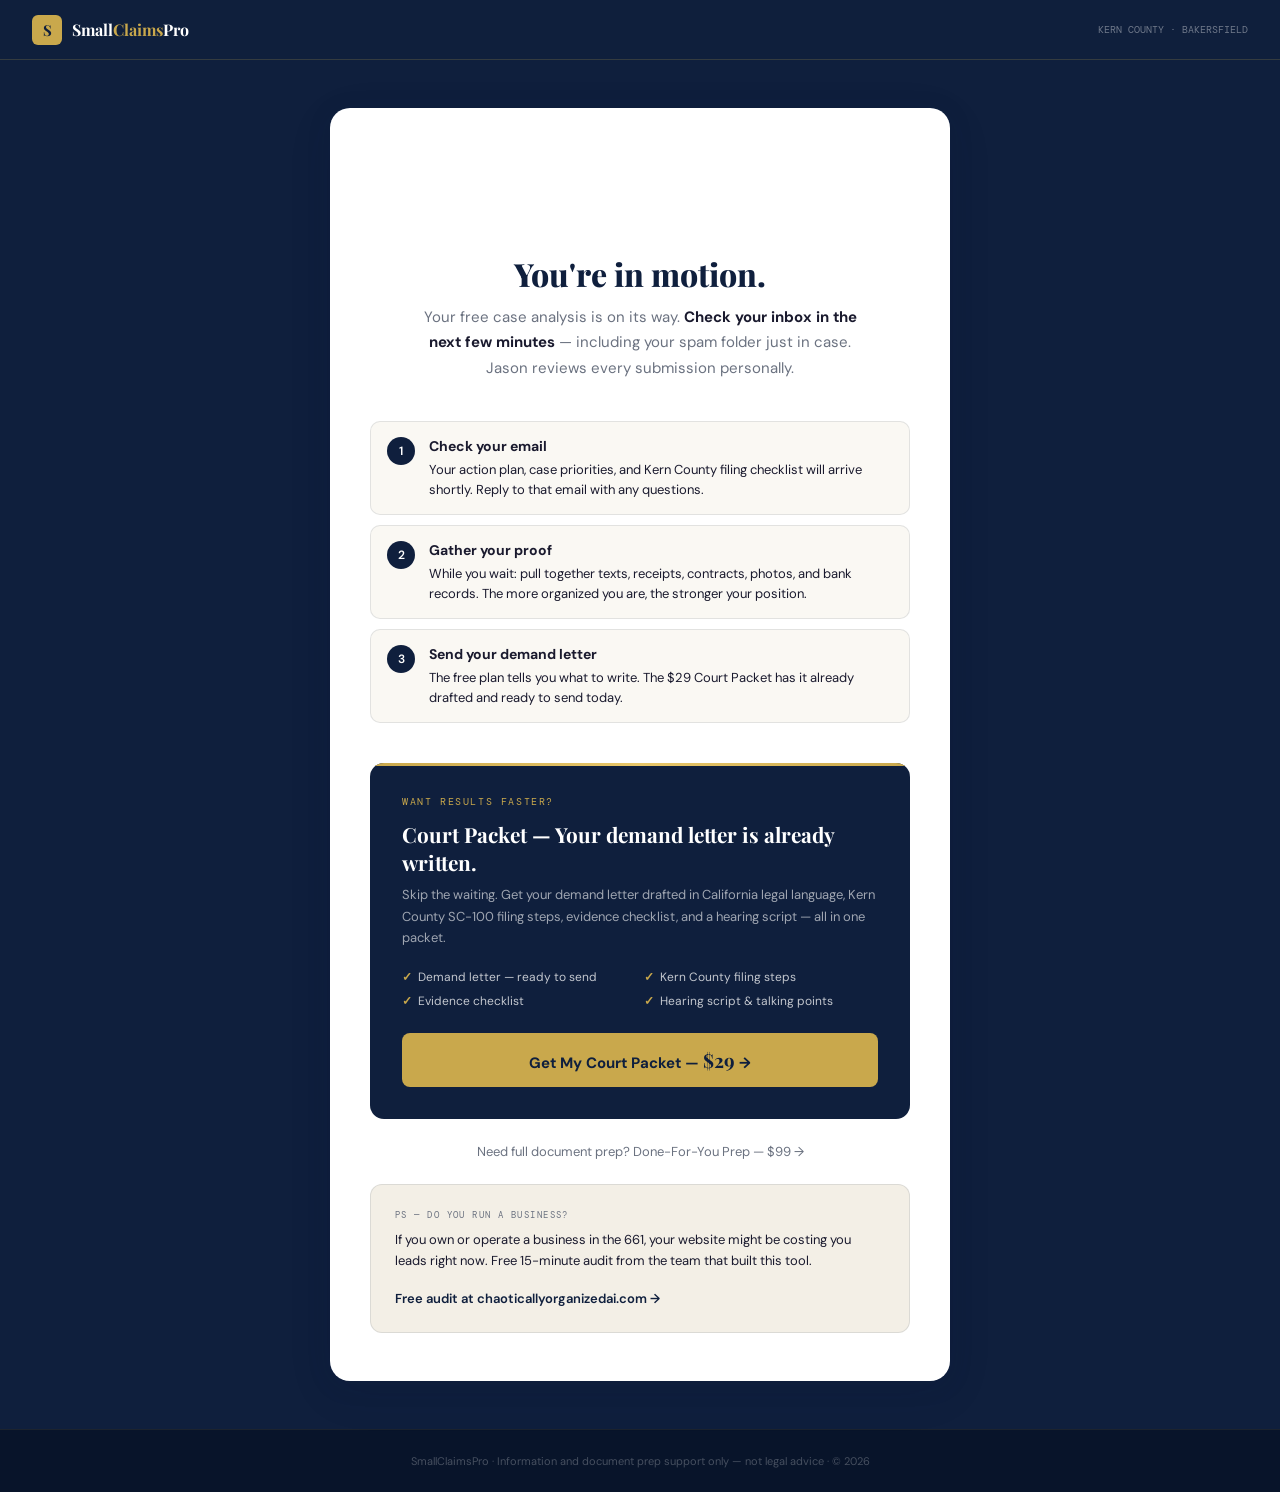
<file: thank-you.html>
<!DOCTYPE html>
<html lang="en">
<head>
<meta charset="UTF-8"/>
<meta name="viewport" content="width=device-width, initial-scale=1.0"/>
<title>You're In Motion | SmallClaimsPro</title>
<meta name="robots" content="noindex"/>
<link rel="preconnect" href="https://fonts.googleapis.com"/>
<link href="https://fonts.googleapis.com/css2?family=Playfair+Display:wght@700;800&family=DM+Sans:wght@300;400;500;600&family=DM+Mono:wght@400;500&display=swap" rel="stylesheet"/>
<style>
:root{--navy:#0f1f3d;--navy3:#1e3460;--gold:#c9a84c;--gold2:#e8c76a;--gold-dim:rgba(201,168,76,0.12);--gold-line:rgba(201,168,76,0.25);--cream:#faf8f3;--cream2:#f3efe6;--white:#fff;--text:#1a1a2e;--muted:#6b7280;--border:rgba(15,31,61,0.1);--green:#16a34a;--green-dim:rgba(22,163,74,0.08);--serif:'Playfair Display',Georgia,serif;--sans:'DM Sans',sans-serif;--mono:'DM Mono',monospace;--shadow-lg:0 4px 24px rgba(15,31,61,0.12),0 12px 48px rgba(15,31,61,0.08);}
*{box-sizing:border-box;margin:0;padding:0;}
body{background:var(--navy);min-height:100vh;display:flex;flex-direction:column;font-family:var(--sans);}
@keyframes fadeUp{from{opacity:0;transform:translateY(24px)}to{opacity:1;transform:translateY(0)}}
@keyframes pulse{0%,100%{opacity:1}50%{opacity:0.4}}
@keyframes checkPop{0%{transform:scale(0)}60%{transform:scale(1.2)}100%{transform:scale(1)}}
nav{background:rgba(15,31,61,0.95);border-bottom:1px solid rgba(201,168,76,0.2);padding:0 2rem;height:60px;display:flex;align-items:center;justify-content:space-between;}
.nav-brand{display:flex;align-items:center;gap:10px;text-decoration:none;}
.nav-logo-mark{width:30px;height:30px;background:var(--gold);border-radius:6px;display:flex;align-items:center;justify-content:center;font-family:var(--serif);font-size:15px;font-weight:700;color:var(--navy);}
.nav-brand-text{font-family:var(--serif);font-size:16px;font-weight:700;color:white;}
.nav-brand-text span{color:var(--gold);}

.page{flex:1;display:flex;align-items:center;justify-content:center;padding:3rem 1.5rem;}
.card{background:white;border-radius:20px;padding:3rem 2.5rem;max-width:620px;width:100%;box-shadow:var(--shadow-lg);animation:fadeUp 0.6s ease both;}
.check-circle{width:72px;height:72px;border-radius:50%;background:var(--green-dim);border:2px solid rgba(22,163,74,0.3);display:flex;align-items:center;justify-content:center;margin:0 auto 1.75rem;font-size:2rem;animation:checkPop 0.5s 0.3s ease both;opacity:0;}
.check-circle.show{animation:checkPop 0.5s 0.3s ease forwards;}
h1{font-family:var(--serif);font-size:2rem;font-weight:800;color:var(--navy);text-align:center;margin-bottom:0.75rem;line-height:1.15;}
.sub{font-size:15px;color:var(--muted);text-align:center;line-height:1.7;max-width:460px;margin:0 auto 2.5rem;}
.sub strong{color:var(--text);}

/* STEPS */
.next-steps{display:flex;flex-direction:column;gap:10px;margin-bottom:2.5rem;}
.ns-item{display:flex;align-items:flex-start;gap:14px;padding:14px 16px;background:var(--cream);border-radius:10px;border:1px solid var(--border);}
.ns-num{width:28px;height:28px;border-radius:50%;background:var(--navy);color:white;font-size:12px;font-weight:600;display:flex;align-items:center;justify-content:center;flex-shrink:0;margin-top:1px;}
.ns-text{font-size:13px;color:var(--text);line-height:1.55;}
.ns-text strong{display:block;font-size:14px;margin-bottom:2px;}

/* UPSELL */
.upsell-box{background:var(--navy);border-radius:14px;padding:2rem;margin-bottom:1.5rem;position:relative;overflow:hidden;}
.upsell-box::before{content:'';position:absolute;top:0;left:0;right:0;height:3px;background:linear-gradient(90deg,var(--gold),var(--gold2),var(--gold));}
.upsell-tag{font-family:var(--mono);font-size:10px;letter-spacing:0.16em;color:var(--gold);text-transform:uppercase;margin-bottom:0.75rem;}
.upsell-title{font-family:var(--serif);font-size:1.3rem;font-weight:700;color:white;margin-bottom:0.5rem;}
.upsell-desc{font-size:13px;color:rgba(255,255,255,0.6);line-height:1.65;margin-bottom:1.25rem;}
.upsell-features{display:grid;grid-template-columns:1fr 1fr;gap:8px;margin-bottom:1.5rem;}
.uf{font-size:12px;color:rgba(255,255,255,0.75);display:flex;align-items:center;gap:6px;}
.uf::before{content:'✓';color:var(--gold);font-weight:700;flex-shrink:0;}
.upsell-btn{display:block;text-align:center;background:var(--gold);color:var(--navy);padding:14px;border-radius:8px;font-size:15px;font-weight:700;text-decoration:none;transition:all 0.2s;}
.upsell-btn:hover{background:var(--gold2);transform:translateY(-1px);}
.upsell-price{font-family:var(--serif);font-size:1.2rem;}

.skip-link{display:block;text-align:center;font-size:13px;color:var(--muted);text-decoration:none;margin-top:1rem;transition:color 0.2s;}
.skip-link:hover{color:var(--navy);}

/* COAI PITCH */
.coai-pitch{background:var(--cream2);border:1px solid var(--border);border-radius:12px;padding:1.5rem;margin-top:1.5rem;}
.cp-label{font-family:var(--mono);font-size:9px;letter-spacing:0.16em;color:var(--muted);text-transform:uppercase;margin-bottom:0.5rem;}
.cp-text{font-size:13px;color:var(--text);line-height:1.65;margin-bottom:1rem;}
.cp-link{font-size:13px;color:var(--navy);font-weight:600;text-decoration:none;display:inline-flex;align-items:center;gap:4px;}
.cp-link:hover{text-decoration:underline;}

footer{background:#08142a;padding:1.5rem;text-align:center;border-top:1px solid rgba(201,168,76,0.1);}
footer p{font-size:11px;color:rgba(255,255,255,0.25);}
</style>
</head>
<body>
<nav>
  <a href="/" class="nav-brand">
    <div class="nav-logo-mark">S</div>
    <span class="nav-brand-text">Small<span>Claims</span>Pro</span>
  </a>
  <div style="font-family:var(--mono);font-size:10px;color:rgba(255,255,255,0.4);">KERN COUNTY · BAKERSFIELD</div>
</nav>

<div class="page">
  <div class="card">
    <div class="check-circle show">✓</div>
    <h1>You're in motion.</h1>
    <p class="sub">Your free case analysis is on its way. <strong>Check your inbox in the next few minutes</strong> — including your spam folder just in case. Jason reviews every submission personally.</p>

    <div class="next-steps">
      <div class="ns-item">
        <div class="ns-num">1</div>
        <div class="ns-text"><strong>Check your email</strong>Your action plan, case priorities, and Kern County filing checklist will arrive shortly. Reply to that email with any questions.</div>
      </div>
      <div class="ns-item">
        <div class="ns-num">2</div>
        <div class="ns-text"><strong>Gather your proof</strong>While you wait: pull together texts, receipts, contracts, photos, and bank records. The more organized you are, the stronger your position.</div>
      </div>
      <div class="ns-item">
        <div class="ns-num">3</div>
        <div class="ns-text"><strong>Send your demand letter</strong>The free plan tells you what to write. The $29 Court Packet has it already drafted and ready to send today.</div>
      </div>
    </div>

    <div class="upsell-box">
      <div class="upsell-tag">Want results faster?</div>
      <div class="upsell-title">Court Packet — Your demand letter is already written.</div>
      <div class="upsell-desc">Skip the waiting. Get your demand letter drafted in California legal language, Kern County SC-100 filing steps, evidence checklist, and a hearing script — all in one packet.</div>
      <div class="upsell-features">
        <div class="uf">Demand letter — ready to send</div>
        <div class="uf">Kern County filing steps</div>
        <div class="uf">Evidence checklist</div>
        <div class="uf">Hearing script & talking points</div>
      </div>
      <a href="https://square.link/u/Y6Wb0XPx" target="_blank" class="upsell-btn">Get My Court Packet — <span class="upsell-price">$29</span> →</a>
    </div>

    <a href="https://square.link/u/vSbyYSIn" target="_blank" class="skip-link">Need full document prep? Done-For-You Prep — $99 →</a>

    <div class="coai-pitch">
      <div class="cp-label">PS — Do you run a business?</div>
      <p class="cp-text">If you own or operate a business in the 661, your website might be costing you leads right now. Free 15-minute audit from the team that built this tool.</p>
      <a href="https://chaoticallyorganizedai.com/intake" target="_blank" class="cp-link">Free audit at chaoticallyorganizedai.com →</a>
    </div>
  </div>
</div>

<footer>
  <p>SmallClaimsPro · Information and document prep support only — not legal advice · © 2026</p>
</footer>
</body>
</html>
</file>
<file: styles.css>
:root {
  --bg: #1e1e1e;
  --surface: #252525;
  --text: #ffffff;
  --muted: #cccccc;
  --primary: #0066ff;
  --primary-dark: #0052cc;
  --accent: #00ffff;
  --border: rgba(0, 102, 255, 0.35);
  --radius: 10px;
  --shadow-soft: 0 12px 40px rgba(0, 0, 0, 0.35);
}

* {
  box-sizing: border-box;
}

body {
  margin: 0;
  font-family: Inter, Segoe UI, Roboto, Arial, sans-serif;
  color: var(--text);
  background: var(--bg);
  line-height: 1.5;
  overflow-x: hidden;
}

h1,
h2,
h3,
h4 {
  font-family: Inter, Segoe UI, Roboto, Arial, sans-serif;
}

h1,
h2,
h3 {
  color: #ffffff;
  font-weight: 700;
}

.container {
  width: min(960px, 92%);
  margin: 0 auto;
}

.bg-orb {
  position: fixed;
  border-radius: 999px;
  filter: blur(50px);
  z-index: -2;
  animation: drift 12s ease-in-out infinite;
}

.orb-1 {
  width: 380px;
  height: 380px;
  top: -120px;
  left: -110px;
  background: rgba(0, 102, 255, 0.1);
}

.orb-2 {
  width: 340px;
  height: 340px;
  right: -80px;
  top: 180px;
  background: rgba(0, 255, 255, 0.1);
  animation-delay: -4s;
}

.bg-grid {
  position: fixed;
  inset: 0;
  z-index: -3;
  background-image: radial-gradient(circle at 1px 1px, rgba(148, 163, 184, 0.24) 1px, transparent 0);
  background-size: 22px 22px;
  opacity: 0.26;
  mask-image: linear-gradient(to bottom, rgba(0, 0, 0, 0.75), transparent);
}

.social-proof {
  padding: 0.75rem 0 0.25rem;
  background: #252525;
}

.social-proof-row {
  display: grid;
  gap: 0.7rem;
  grid-template-columns: repeat(auto-fit, minmax(220px, 1fr));
}

.authority-strip {
  padding: 0.25rem 0 1.2rem;
  background: #252525;
}

.authority-row {
  display: flex;
  flex-wrap: wrap;
  gap: 0.7rem;
  align-items: center;
}

.authority-badge,
.authority-link {
  border: 1px solid var(--border);
  border-radius: 999px;
  background: rgba(0, 255, 255, 0.08);
  color: #00ffff;
  text-decoration: none;
  font-weight: 600;
  font-size: 0.88rem;
  padding: 0.4rem 0.8rem;
}

.authority-link:hover {
  color: #ffffff;
  border-color: #00ffff;
  background: rgba(0, 255, 255, 0.18);
}

.social-proof p {
  margin: 0;
  background: #252525;
  border: 1px solid var(--border);
  border-radius: 12px;
  padding: 0.48rem 0.9rem;
  text-align: left;
  color: var(--muted);
  font-size: 0.9rem;
  box-shadow: var(--shadow-soft);
}

.row-between {
  display: flex;
  justify-content: space-between;
  align-items: center;
  gap: 1rem;
}

.site-header {
  background: #0b1320;
  border-bottom: 1px solid #0066ff;
  position: sticky;
  top: 0;
  backdrop-filter: blur(6px);
  z-index: 20;
}

.site-header .container {
  padding: 0.9rem 0;
}

.brand {
  color: #ffffff;
  text-decoration: none;
  font-weight: 700;
  display: inline-flex;
  align-items: center;
}

.brand-logo {
  height: 42px;
  width: auto;
  display: block;
}

.header-cta {
  text-decoration: none;
  color: #00ffff;
  font-weight: 700;
}

.hero {
  padding: 4rem 0 3rem;
  text-align: left;
}

.hero .container {
  max-width: 65ch;
}

.eyebrow {
  color: var(--primary);
  font-weight: 600;
  margin-bottom: 0.5rem;
}

h1 {
  font-size: clamp(1.9rem, 4vw, 3rem);
  line-height: 1.1;
  margin: 0;
}

.subhead {
  margin-top: 1rem;
  font-size: 1.1rem;
  color: var(--muted);
  max-width: 750px;
  margin-inline: auto;
}

.hero .subhead {
  max-width: 65ch;
  margin-inline: 0;
}

.cta-row {
  margin-top: 1.5rem;
  display: flex;
  gap: 0.8rem;
  flex-wrap: wrap;
  justify-content: flex-start;
}

.btn {
  display: inline-block;
  text-decoration: none;
  border-radius: var(--radius);
  font-weight: 600;
  padding: 0.8rem 1rem;
  border: none;
  cursor: pointer;
}

.btn:focus-visible,
.header-cta:focus-visible,
a.brand:focus-visible,
.mobile-sticky-cta:focus-visible,
input:focus-visible,
textarea:focus-visible,
summary:focus-visible {
  outline: 2px solid var(--primary);
  outline-offset: 2px;
}

.btn-primary {
  background: #0066ff;
  color: #fff;
}

.btn-primary:hover {
  background: #00ffff;
  color: #0b1320;
}

.btn-secondary {
  border: 1px solid #0066ff;
  color: #0066ff;
  background: transparent;
}

.btn-secondary:hover {
  background: #0066ff;
  color: #ffffff;
}

.note {
  margin-top: 0.9rem;
  color: var(--muted);
  font-size: 0.92rem;
}

.benefits {
  padding: 1rem 0 2rem;
}

.benefits .grid {
  display: grid;
  gap: 0.8rem;
  grid-template-columns: repeat(auto-fit, minmax(220px, 1fr));
}

.benefits article {
  background: var(--surface);
  border: 1px solid var(--border);
  border-radius: var(--radius);
  padding: 1rem;
  box-shadow: var(--shadow-soft);
}

.how-it-works,
.case-quiz,
.intake,
.faq {
  padding: 2.5rem 0;
}

.case-quiz {
  text-align: center;
}

.case-quiz-lead {
  color: var(--muted);
  max-width: 640px;
  margin: 0 auto 1.25rem;
}

.case-quiz-card {
  text-align: left;
  max-width: 560px;
  margin: 0 auto;
  background: var(--surface);
  border: 1px solid var(--border);
  border-radius: var(--radius);
  padding: 1.25rem;
  box-shadow: var(--shadow-soft);
}

.case-quiz-q {
  border: 0;
  margin: 0 0 1rem;
  padding: 0;
}

.case-quiz-q legend {
  font-weight: 700;
  margin-bottom: 0.5rem;
  color: var(--text);
}

.case-quiz-q label {
  display: flex;
  align-items: flex-start;
  gap: 0.5rem;
  font-weight: 500;
  margin-bottom: 0.35rem;
  cursor: pointer;
}

.case-quiz-q input {
  margin-top: 0.25rem;
  width: auto;
}

.case-quiz-btn {
  width: 100%;
  margin-top: 0.5rem;
}

.case-quiz-result {
  margin-top: 1rem;
  padding: 1rem;
  border-radius: var(--radius);
  border: 1px solid var(--border);
  font-size: 0.95rem;
}

.case-quiz-result--strong {
  background: #ecfdf5;
  border-color: #a7f3d0;
}

.case-quiz-result--moderate {
  background: #fffbeb;
  border-color: #fde68a;
}

.case-quiz-result--needs_work,
.case-quiz-result--warn {
  background: #fef2f2;
  border-color: #fecaca;
}

.referral-block {
  margin: 2rem 0 1.5rem;
  padding: 1.25rem;
  background: var(--surface);
  border: 1px solid var(--border);
  border-radius: var(--radius);
  box-shadow: var(--shadow-soft);
  text-align: center;
}

.referral-block h2 {
  margin-top: 0;
  font-size: 1.25rem;
}

.referral-lead {
  color: var(--muted);
  margin: 0.5rem 0 1rem;
}

.referral-actions {
  display: flex;
  flex-wrap: wrap;
  gap: 0.75rem;
  justify-content: center;
}

.referral-status {
  min-height: 1.25rem;
  margin: 0.75rem 0 0;
  font-size: 0.92rem;
  color: var(--primary);
}

.referral-fine {
  margin: 0.75rem 0 0;
  font-size: 0.85rem;
  color: var(--muted);
}

h2 {
  margin-top: 0;
  margin-bottom: 0.8rem;
}

.steps {
  display: grid;
  gap: 1rem;
  grid-template-columns: repeat(auto-fit, minmax(230px, 1fr));
}

.steps article {
  background: var(--surface);
  border: 1px solid var(--border);
  border-radius: var(--radius);
  padding: 1rem;
  box-shadow: var(--shadow-soft);
}

form {
  background: var(--surface);
  border: 1px solid var(--border);
  border-radius: var(--radius);
  padding: 1rem;
  display: grid;
  gap: 0.8rem;
  box-shadow: var(--shadow-soft);
}

label {
  display: grid;
  gap: 0.35rem;
  font-weight: 600;
}

input,
textarea {
  width: 100%;
  padding: 0.7rem;
  border-radius: var(--radius);
  border: 1px solid rgba(0, 102, 255, 0.35);
  font: inherit;
  background: #2a2a2a;
  color: #ffffff;
}

input::placeholder,
textarea::placeholder {
  color: #cccccc;
}

input:focus,
textarea:focus {
  border-color: #0066ff;
  outline: none;
}

.checkbox {
  display: flex;
  align-items: center;
  gap: 0.5rem;
  font-weight: 500;
}

.checkbox input {
  width: auto;
}

.status {
  min-height: 1rem;
  margin: 0;
  color: var(--muted);
  font-size: 0.92rem;
}

.hp-field {
  position: absolute;
  left: -10000px;
  width: 1px;
  height: 1px;
  overflow: hidden;
}

.btn-paid {
  margin-top: 1rem;
  background: #0066ff;
  color: #fff;
}

.paid-cta-group {
  margin-top: 1rem;
  display: flex;
  flex-wrap: wrap;
  gap: 0.75rem;
}

.paid-upsell {
  margin-top: 2rem;
  padding-top: 1.5rem;
  border-top: 1px solid var(--border);
}

.paid-upsell-title {
  margin: 0;
  color: var(--accent);
  font-weight: 700;
}

.pricing-compare {
  margin: 1rem 0 1.2rem;
}

.pricing-compare h3 {
  margin-bottom: 0.6rem;
}

.pricing-grid {
  display: grid;
  gap: 0.8rem;
  grid-template-columns: repeat(auto-fit, minmax(220px, 1fr));
}

.pricing-grid article {
  background: #252525;
  border: 1px solid var(--border);
  border-top: 2px solid #0066ff;
  border-radius: var(--radius);
  padding: 0.85rem 1rem;
  box-shadow: var(--shadow-soft);
}

.pricing-grid h4 {
  margin: 0 0 0.45rem;
  font-size: 1rem;
}

.pricing-grid ul {
  margin: 0;
  padding-left: 1.1rem;
}

.btn-paid-secondary {
  background: transparent;
  border: 1px solid #00ffff;
  color: #00ffff;
}

.btn-paid-secondary:hover {
  background: #00ffff;
  color: #0b1320;
}

.upsell-note {
  margin-top: 0.8rem;
  color: var(--muted);
  font-size: 0.95rem;
}

.trust-points {
  margin-top: 0.7rem;
  display: flex;
  flex-wrap: wrap;
  gap: 0.5rem;
}

.trust-points span {
  background: rgba(0, 255, 255, 0.08);
  color: #00ffff;
  border: 1px solid #00ffff;
  border-radius: 999px;
  padding: 0.3rem 0.6rem;
  font-size: 0.84rem;
  font-weight: 600;
}

.proof,
.fit {
  padding: 2.5rem 0;
}

.proof-grid,
.fit-grid {
  display: grid;
  gap: 1rem;
  grid-template-columns: repeat(auto-fit, minmax(230px, 1fr));
}

.proof article,
.fit article {
  background: var(--surface);
  border: 1px solid var(--border);
  border-left: 3px solid #0066ff;
  border-radius: var(--radius);
  padding: 1rem;
  box-shadow: var(--shadow-soft);
}

.fit ul {
  margin: 0.6rem 0 0;
  padding-left: 1.1rem;
}

.fit li {
  margin-bottom: 0.45rem;
}

.faq details {
  background: var(--surface);
  border: 1px solid var(--border);
  border-radius: var(--radius);
  padding: 0.75rem 0.9rem;
  margin-top: 0.6rem;
  box-shadow: var(--shadow-soft);
}

.site-footer {
  margin-top: 2rem;
  border-top: 1px solid var(--border);
  background: #1e1e1e;
}

.site-footer .container {
  padding: 1rem 0;
  font-size: 0.92rem;
  color: var(--muted);
}

.footer-meta p {
  margin: 0.1rem 0;
}

.footer-links {
  display: flex;
  gap: 0.8rem;
  flex-wrap: wrap;
}

.footer-links a {
  color: #00ffff;
  text-decoration: none;
  font-weight: 600;
}

.footer-links a:hover {
  color: #ffffff;
}

.mobile-sticky-cta {
  position: fixed;
  left: 12px;
  right: 12px;
  bottom: 12px;
  z-index: 30;
  background: var(--primary);
  color: #fff;
  text-decoration: none;
  font-weight: 700;
  text-align: center;
  padding: 0.9rem 1rem;
  border-radius: 12px;
  box-shadow: 0 18px 35px rgba(0, 102, 255, 0.35);
  display: none;
}

p a,
li a,
.subhead a,
.note a,
.case-quiz-lead a,
.referral-lead a,
.upsell-note a {
  color: #00ffff;
  text-decoration: none;
}

p a:hover,
li a:hover,
.subhead a:hover,
.note a:hover,
.case-quiz-lead a:hover,
.referral-lead a:hover,
.upsell-note a:hover {
  text-decoration: underline;
}

@keyframes drift {
  0%,
  100% {
    transform: translate3d(0, 0, 0);
  }
  50% {
    transform: translate3d(0, 18px, 0);
  }
}

@media (max-width: 900px) {
  .site-header .container,
  .site-footer .container {
    flex-direction: column;
    justify-content: center;
    text-align: center;
  }

  .authority-row {
    justify-content: center;
  }
}

@media (max-width: 640px) {
  body {
    padding-bottom: 84px;
  }

  .hero {
    padding: 3rem 0 2.2rem;
  }

  .btn,
  .btn-paid {
    width: 100%;
    text-align: center;
  }

  .paid-cta-group {
    flex-direction: column;
  }

  .social-proof p {
    border-radius: 12px;
  }

  .mobile-sticky-cta {
    display: block;
  }
}

@media (prefers-reduced-motion: reduce) {
  .bg-orb {
    animation: none;
    transition: none;
  }
}
</file>
